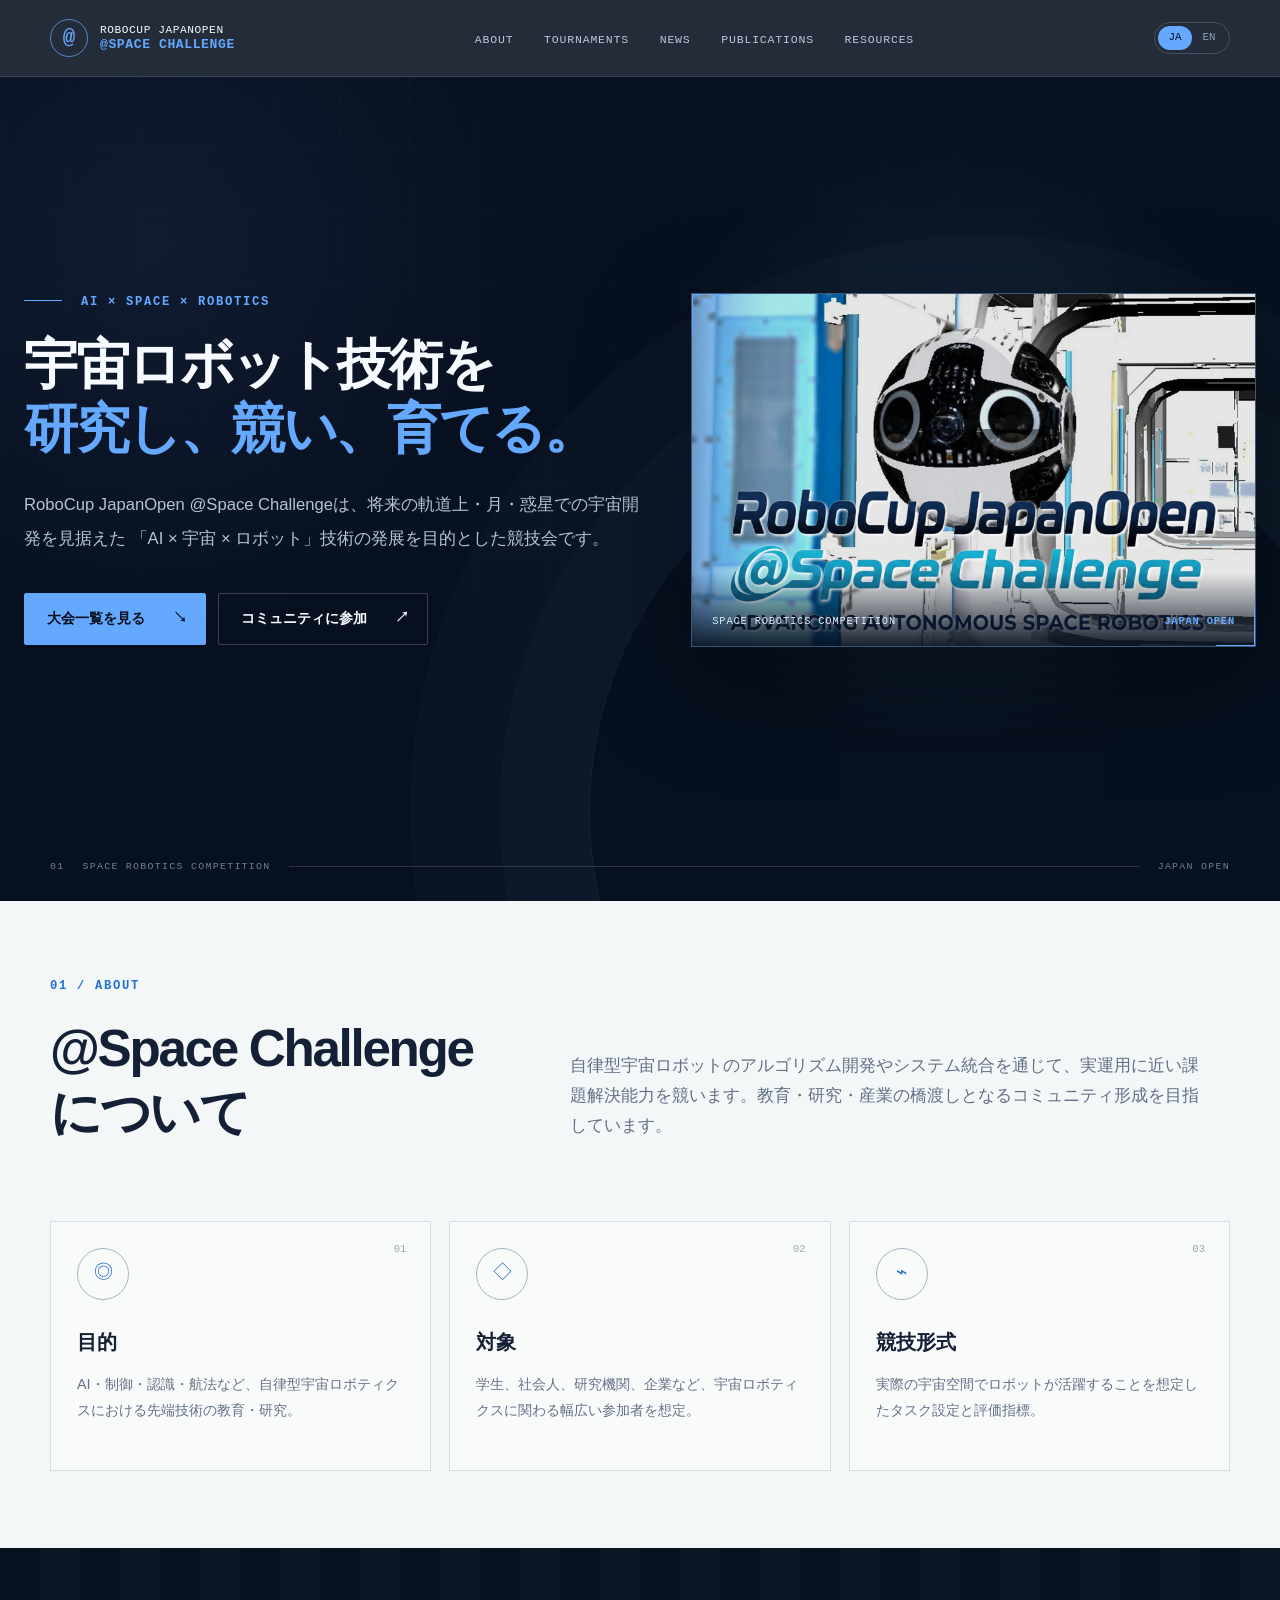
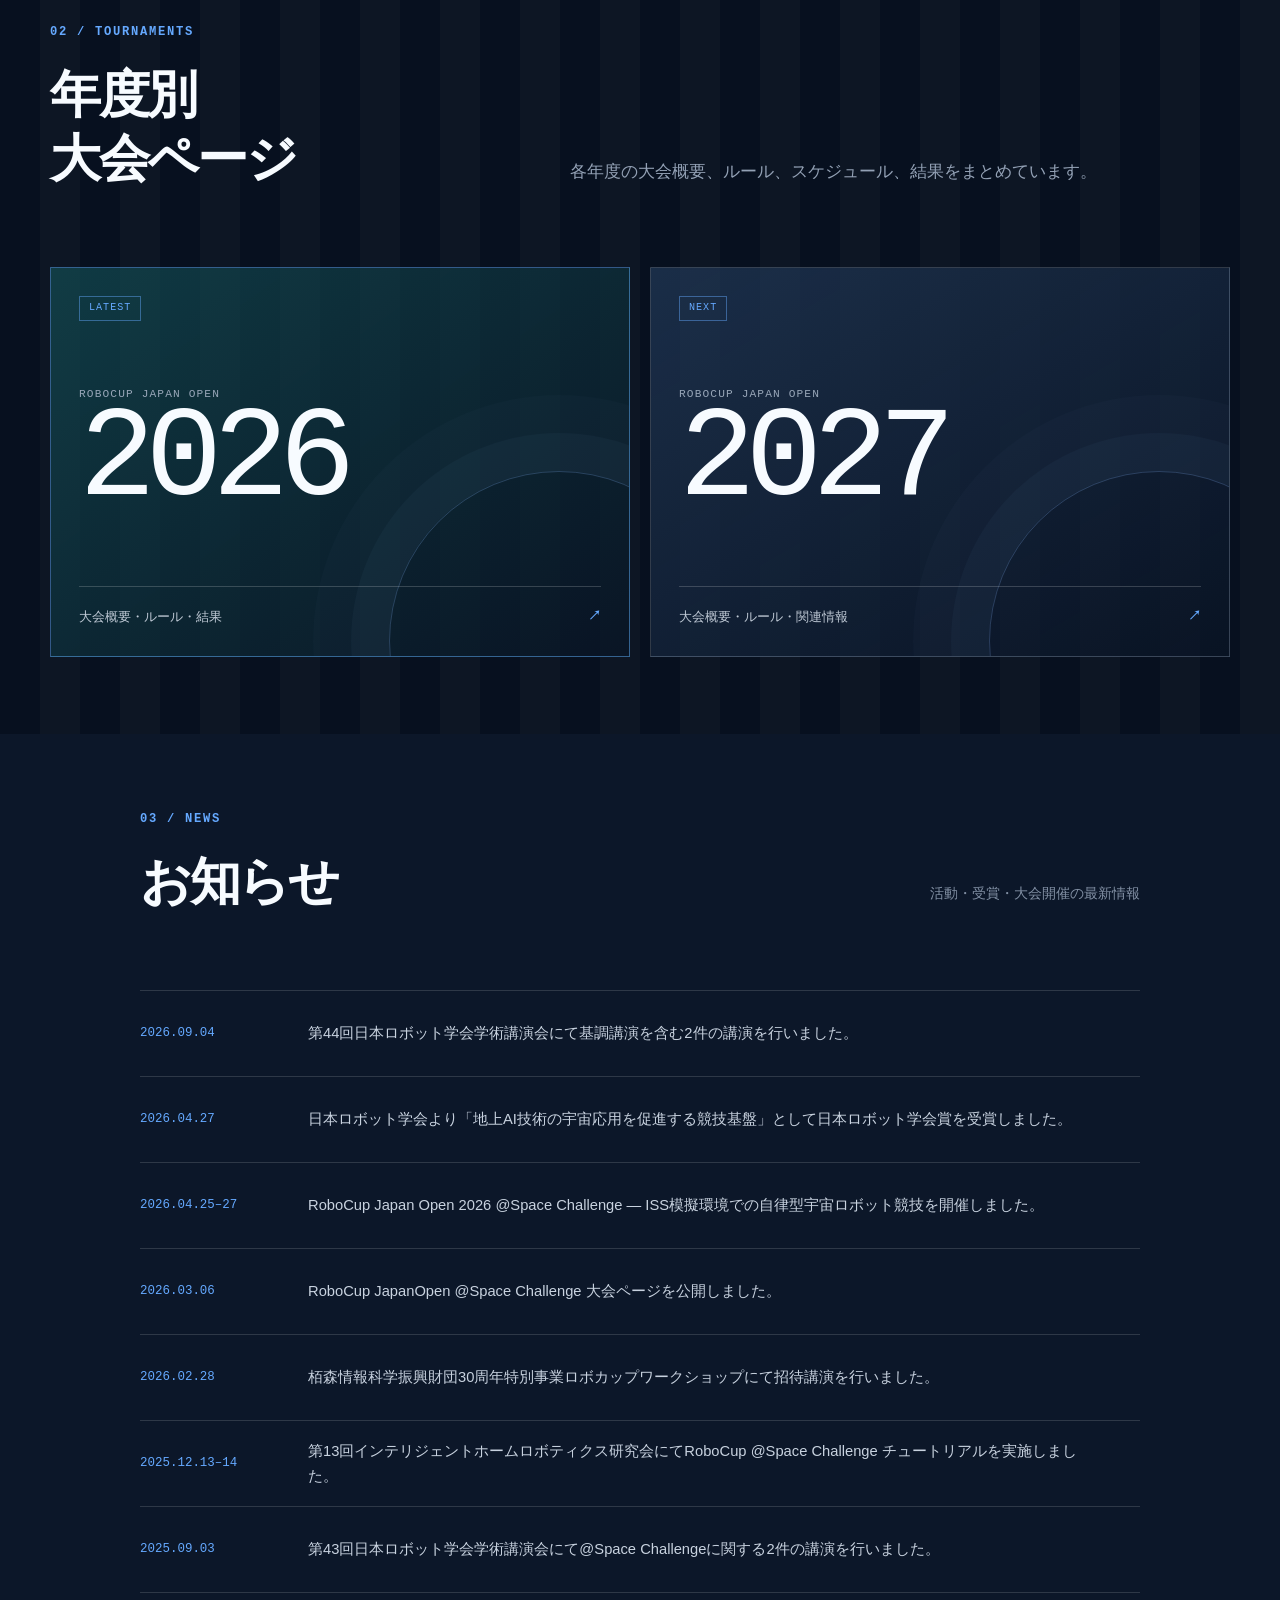
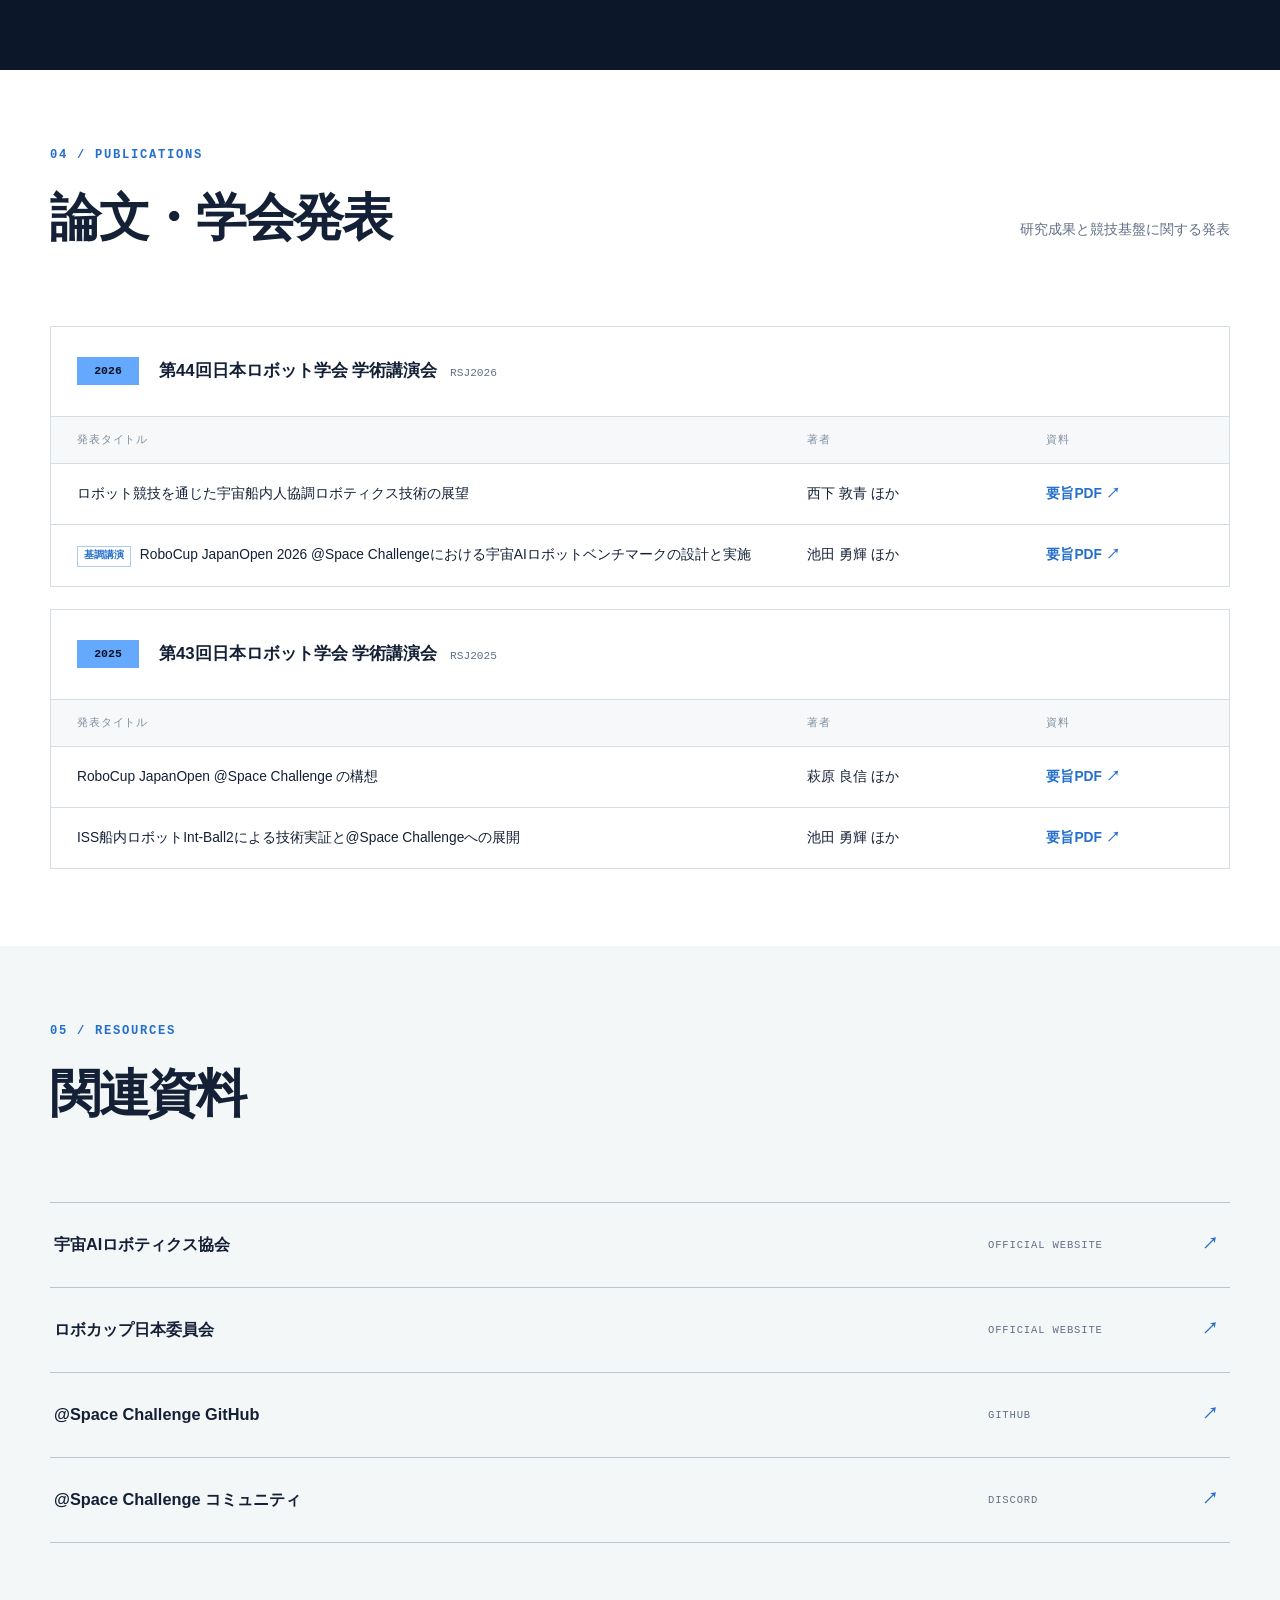
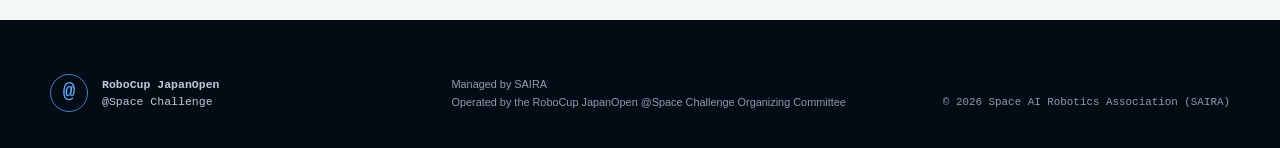
<file: index.html>
<!doctype html>
<html lang="ja">
  <head>
    <meta charset="UTF-8" />
    <meta name="viewport" content="width=device-width, initial-scale=1.0" />
    <title>RoboCup JapanOpen @Space Challenge</title>
    <meta
      name="description"
      content="RoboCup JapanOpen @Space Challengeの公式サイト。宇宙AIロボティクス競技会の概要、大会情報、研究発表、関連資料を掲載しています。"
    />
    <meta name="theme-color" content="#07101f" />
    <link
      rel="icon"
      type="image/svg+xml"
      href="data:image/svg+xml,%3Csvg xmlns='http://www.w3.org/2000/svg' viewBox='0 0 64 64'%3E%3Crect width='64' height='64' rx='16' fill='%2307101f'/%3E%3Ccircle cx='32' cy='32' r='17' fill='none' stroke='%2365a9ff' stroke-width='4'/%3E%3Cpath d='M12 38c12-8 28-11 42-6' fill='none' stroke='%239bc7ff' stroke-width='4' stroke-linecap='round'/%3E%3Ccircle cx='50' cy='31' r='4' fill='%23fff'/%3E%3C/svg%3E"
    />
    <link rel="stylesheet" href="styles.css" />
  </head>
  <body>
    <a class="skip-link" href="#main-content">本文へ移動</a>

    <header class="site-header">
      <div class="container header-inner">
        <a class="brand" href="#top" aria-label="RoboCup JapanOpen @Space Challenge ホーム">
          <span class="brand-mark" aria-hidden="true">@</span>
          <span class="brand-copy">
            <span>RoboCup JapanOpen</span>
            <strong>@Space Challenge</strong>
          </span>
        </a>

        <nav class="main-nav" aria-label="メインナビゲーション">
          <ul class="nav-list">
            <li><a href="#about">About</a></li>
            <li><a href="#tournaments">Tournaments</a></li>
            <li><a href="#news">News</a></li>
            <li><a href="#publications">Publications</a></li>
            <li><a href="#resources">Resources</a></li>
          </ul>
        </nav>

        <div class="lang-switch" aria-label="言語選択">
          <a class="lang-button active" href="index.html" aria-current="page">JA</a>
          <a class="lang-button" href="en/index.html" hreflang="en">EN</a>
        </div>
      </div>
    </header>

    <main id="main-content">
      <section class="hero" id="top">
        <div class="hero-grid-overlay" aria-hidden="true"></div>
        <div class="container hero-layout">
          <div class="hero-copy">
            <p class="eyebrow"><span></span> AI × SPACE × ROBOTICS</p>
            <h1>宇宙ロボット技術を<br /><em>研究し、競い、育てる。</em></h1>
            <p class="hero-lead">
              RoboCup JapanOpen @Space Challengeは、将来の軌道上・月・惑星での宇宙開発を見据えた
              「AI × 宇宙 × ロボット」技術の発展を目的とした競技会です。
            </p>
            <div class="button-group">
              <a class="button primary" href="#tournaments">大会一覧を見る <span aria-hidden="true">↘</span></a>
              <a class="button secondary" href="https://discord.gg/nCs4AzANwt" target="_blank" rel="noopener noreferrer">
                コミュニティに参加 <span aria-hidden="true">↗</span>
              </a>
            </div>
          </div>

          <figure class="hero-visual">
            <img src="img/robocup_space.jpg" alt="Int-Ball2を背景にしたRoboCup JapanOpen @Space Challengeのメインビジュアル" />
            <figcaption>
              <span>SPACE ROBOTICS COMPETITION</span>
              <strong>JAPAN OPEN</strong>
            </figcaption>
          </figure>
        </div>
        <div class="container hero-footnote" aria-hidden="true">
          <span>01</span><span>SPACE ROBOTICS COMPETITION</span><i></i><span>JAPAN OPEN</span>
        </div>
      </section>

      <!-- ABOUT -->
      <section class="section about-section">
        <div class="container">
          <div id="about" class="section-heading split-heading">
            <div>
              <p class="section-index">01 / ABOUT</p>
              <h2>@Space Challenge<br />について</h2>
            </div>
            <p>
              自律型宇宙ロボットのアルゴリズム開発やシステム統合を通じて、実運用に近い課題解決能力を競います。教育・研究・産業の橋渡しとなるコミュニティ形成を目指しています。
            </p>
          </div>

          <div class="grid three-cols feature-grid">
            <article class="feature-card">
              <span class="card-number">01</span>
              <div class="feature-icon" aria-hidden="true">◎</div>
              <h3>目的</h3>
              <p>AI・制御・認識・航法など、自律型宇宙ロボティクスにおける先端技術の教育・研究。</p>
            </article>
            <article class="feature-card">
              <span class="card-number">02</span>
              <div class="feature-icon" aria-hidden="true">◇</div>
              <h3>対象</h3>
              <p>学生、社会人、研究機関、企業など、宇宙ロボティクスに関わる幅広い参加者を想定。</p>
            </article>
            <article class="feature-card">
              <span class="card-number">03</span>
              <div class="feature-icon" aria-hidden="true">⌁</div>
              <h3>競技形式</h3>
              <p>実際の宇宙空間でロボットが活躍することを想定したタスク設定と評価指標。</p>
            </article>
          </div>
        </div>
      </section>

      <!-- TOURNAMENTS -->
      <section class="section tournament-section">
        <div class="container">
          <div id="tournaments" class="section-heading split-heading tournament-heading">
            <div>
              <p class="section-index">02 / TOURNAMENTS</p>
              <h2>年度別<br />大会ページ</h2>
            </div>
            <p>各年度の大会概要、ルール、スケジュール、結果をまとめています。</p>
          </div>

          <div class="grid two-cols tournament-grid">
            <a class="tournament-card featured" href="years/2026.html">
              <span class="tournament-status">LATEST</span>
              <div>
                <p>ROBOCUP JAPAN OPEN</p>
                <h3>2026</h3>
              </div>
              <footer><span>大会概要・ルール・結果</span><strong aria-hidden="true">↗</strong></footer>
            </a>
            <a class="tournament-card" href="years/2027.html">
              <span class="tournament-status">NEXT</span>
              <div>
                <p>ROBOCUP JAPAN OPEN</p>
                <h3>2027</h3>
              </div>
              <footer><span>大会概要・ルール・関連情報</span><strong aria-hidden="true">↗</strong></footer>
            </a>
          </div>
        </div>
      </section>

      <!-- NEWS -->
      <section class="section dark-section">
        <div class="container narrow-container">
          <div id="news" class="section-heading row-heading">
            <div>
              <p class="section-index">03 / NEWS</p>
              <h2>お知らせ</h2>
            </div>
            <p class="heading-note">活動・受賞・大会開催の最新情報</p>
          </div>

          <ol class="timeline">
            <li>
              <time datetime="2026-09-04">2026.09.04</time>
              <p>第44回日本ロボット学会学術講演会にて基調講演を含む2件の講演を行いました。</p>
            </li>
            <li>
              <time datetime="2026-04-27">2026.04.27</time>
              <p>日本ロボット学会より「地上AI技術の宇宙応用を促進する競技基盤」として日本ロボット学会賞を受賞しました。</p>
            </li>
            <li>
              <time datetime="2026-04-25">2026.04.25–27</time>
              <p>RoboCup Japan Open 2026 @Space Challenge — ISS模擬環境での自律型宇宙ロボット競技を開催しました。</p>
            </li>
            <li>
              <time datetime="2026-03-06">2026.03.06</time>
              <p>RoboCup JapanOpen @Space Challenge 大会ページを公開しました。</p>
            </li>
            <li>
              <time datetime="2026-02-28">2026.02.28</time>
              <p>栢森情報科学振興財団30周年特別事業ロボカップワークショップにて招待講演を行いました。</p>
            </li>
            <li>
              <time datetime="2025-12-13">2025.12.13–14</time>
              <p>第13回インテリジェントホームロボティクス研究会にてRoboCup @Space Challenge チュートリアルを実施しました。</p>
            </li>
            <li>
              <time datetime="2025-09-03">2025.09.03</time>
              <p>第43回日本ロボット学会学術講演会にて@Space Challengeに関する2件の講演を行いました。</p>
            </li>
          </ol>
        </div>
      </section>

      <!-- PUBLICATIONS -->
      <section class="section publication-section">
        <div class="container">
          <div id="publications" class="section-heading row-heading">
            <div>
              <p class="section-index">04 / PUBLICATIONS</p>
              <h2>論文・学会発表</h2>
            </div>
            <p class="heading-note">研究成果と競技基盤に関する発表</p>
          </div>

          <div class="publication-list">
            <article class="publication-card">
              <header>
                <span class="year-badge">2026</span>
                <h3>第44回日本ロボット学会 学術講演会 <small>RSJ2026</small></h3>
              </header>
              <div class="table-wrap">
                <table>
                  <thead>
                    <tr><th>発表タイトル</th><th>著者</th><th>資料</th></tr>
                  </thead>
                  <tbody>
                    <tr>
                      <td>ロボット競技を通じた宇宙船内人協調ロボティクス技術の展望</td>
                      <td>西下 敦青 ほか</td>
                      <td><a href="docs/2026/2K1-04.pdf">要旨PDF <span aria-hidden="true">↗</span></a></td>
                    </tr>
                    <tr>
                      <td><span class="keynote">基調講演</span> RoboCup JapanOpen 2026 @Space Challengeにおける宇宙AIロボットベンチマークの設計と実施</td>
                      <td>池田 勇輝 ほか</td>
                      <td><a href="docs/2026/1H2-01.pdf">要旨PDF <span aria-hidden="true">↗</span></a></td>
                    </tr>
                  </tbody>
                </table>
              </div>
            </article>

            <article class="publication-card">
              <header>
                <span class="year-badge">2025</span>
                <h3>第43回日本ロボット学会 学術講演会 <small>RSJ2025</small></h3>
              </header>
              <div class="table-wrap">
                <table>
                  <thead>
                    <tr><th>発表タイトル</th><th>著者</th><th>資料</th></tr>
                  </thead>
                  <tbody>
                    <tr>
                      <td>RoboCup JapanOpen @Space Challenge の構想</td>
                      <td>萩原 良信 ほか</td>
                      <td><a href="docs/2025/1I1-03.pdf">要旨PDF <span aria-hidden="true">↗</span></a></td>
                    </tr>
                    <tr>
                      <td>ISS船内ロボットInt-Ball2による技術実証と@Space Challengeへの展開</td>
                      <td>池田 勇輝 ほか</td>
                      <td><a href="docs/2025/1I1-04.pdf">要旨PDF <span aria-hidden="true">↗</span></a></td>
                    </tr>
                  </tbody>
                </table>
              </div>
            </article>
          </div>
        </div>
      </section>

      <!-- RESOURCES -->
      <section class="section resource-section">
        <div class="container">
          <div id="resources" class="section-heading row-heading">
            <div>
              <p class="section-index">05 / RESOURCES</p>
              <h2>関連資料</h2>
            </div>
          </div>
          <ul class="resource-list">
            <li><a href="https://www.saira.or.jp/index.html" target="_blank" rel="noopener noreferrer"><span>宇宙AIロボティクス協会</span><small>OFFICIAL WEBSITE</small><b aria-hidden="true">↗</b></a></li>
            <li><a href="https://www.robocup.or.jp/" target="_blank" rel="noopener noreferrer"><span>ロボカップ日本委員会</span><small>OFFICIAL WEBSITE</small><b aria-hidden="true">↗</b></a></li>
            <li><a href="https://github.com/RoboCupAtSpaceJP" target="_blank" rel="noopener noreferrer"><span>@Space Challenge GitHub</span><small>GITHUB</small><b aria-hidden="true">↗</b></a></li>
            <li><a href="https://discord.gg/nCs4AzANwt" target="_blank" rel="noopener noreferrer"><span>@Space Challenge コミュニティ</span><small>DISCORD</small><b aria-hidden="true">↗</b></a></li>
          </ul>
        </div>
      </section>
    </main>

    <footer class="site-footer">
      <div class="container footer-grid">
        <div class="footer-brand">
          <span class="brand-mark" aria-hidden="true">@</span>
          <p><strong>RoboCup JapanOpen</strong><br />@Space Challenge</p>
        </div>
        <p class="footer-operator">Managed by SAIRA<br />Operated by the RoboCup JapanOpen @Space Challenge Organizing Committee</p>
        <p class="copyright">© 2026 Space AI Robotics Association (SAIRA)</p>
      </div>
    </footer>
  </body>
</html>
</file>
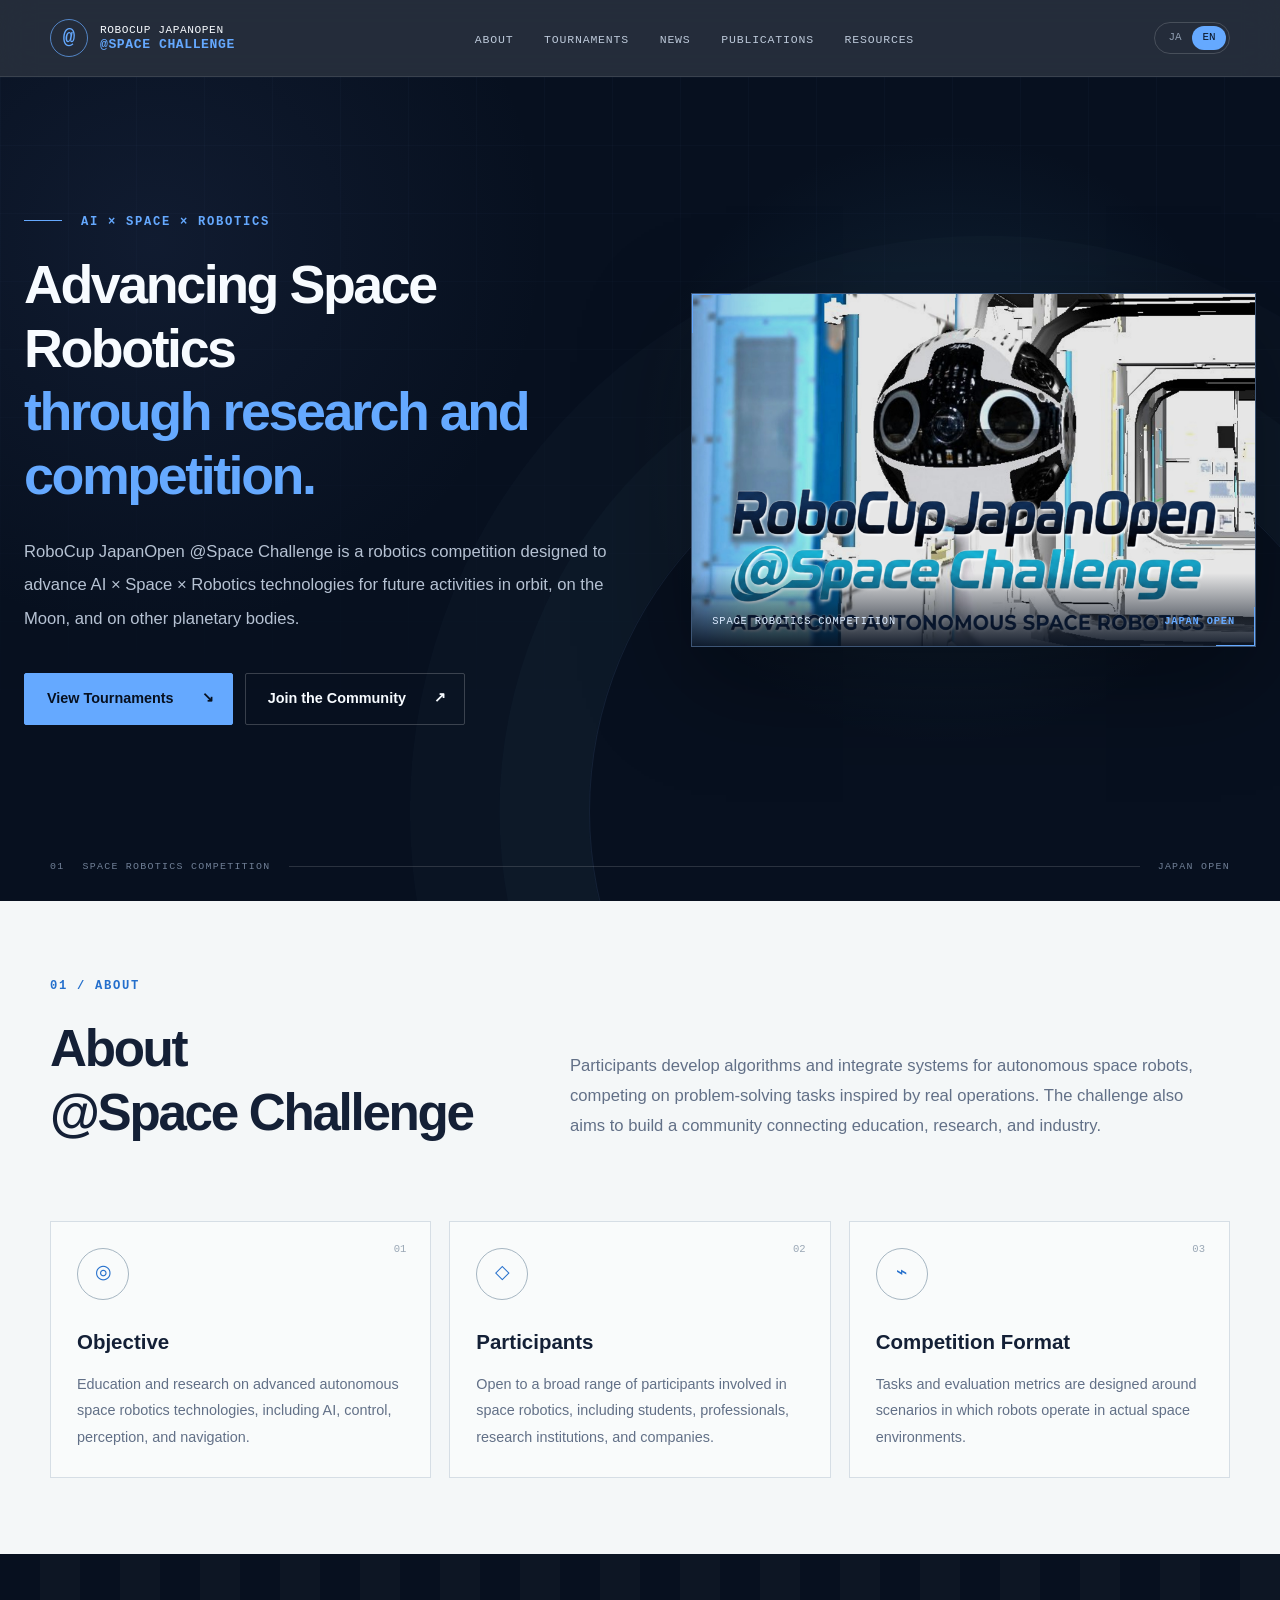
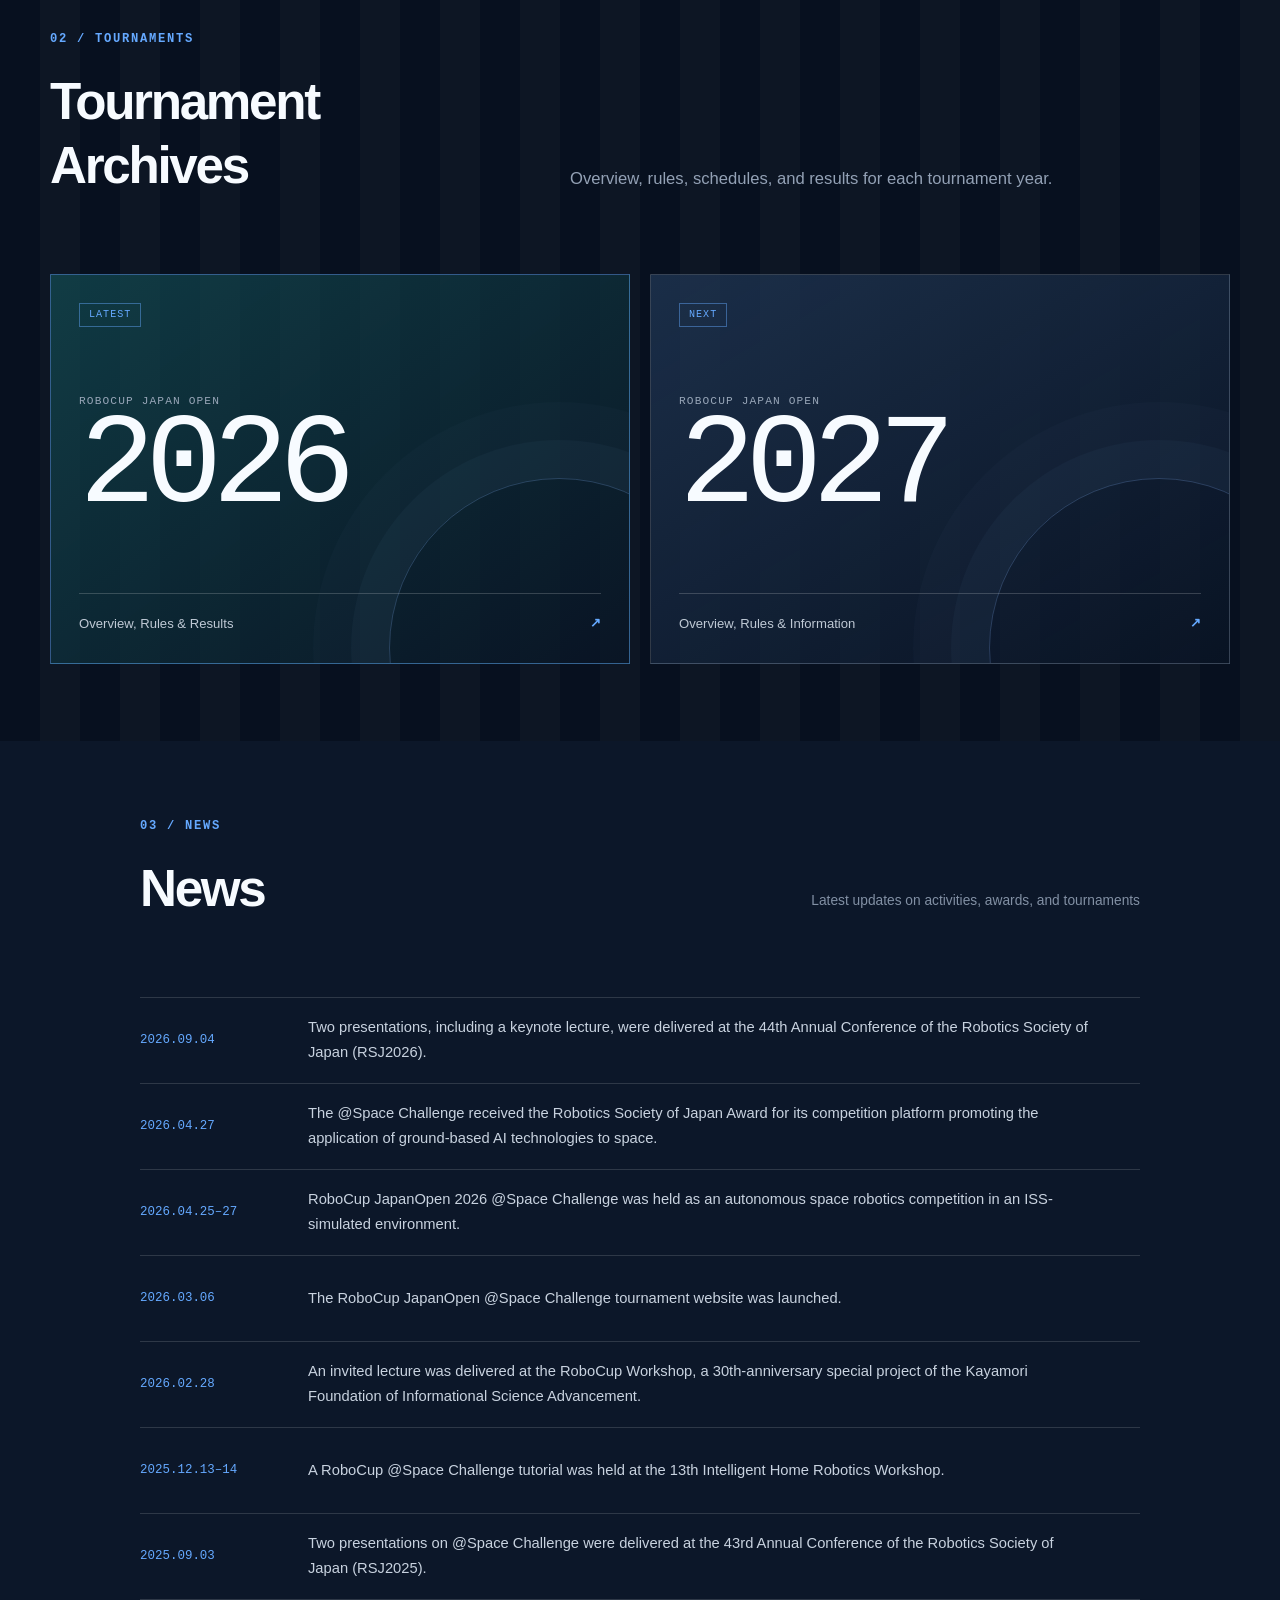
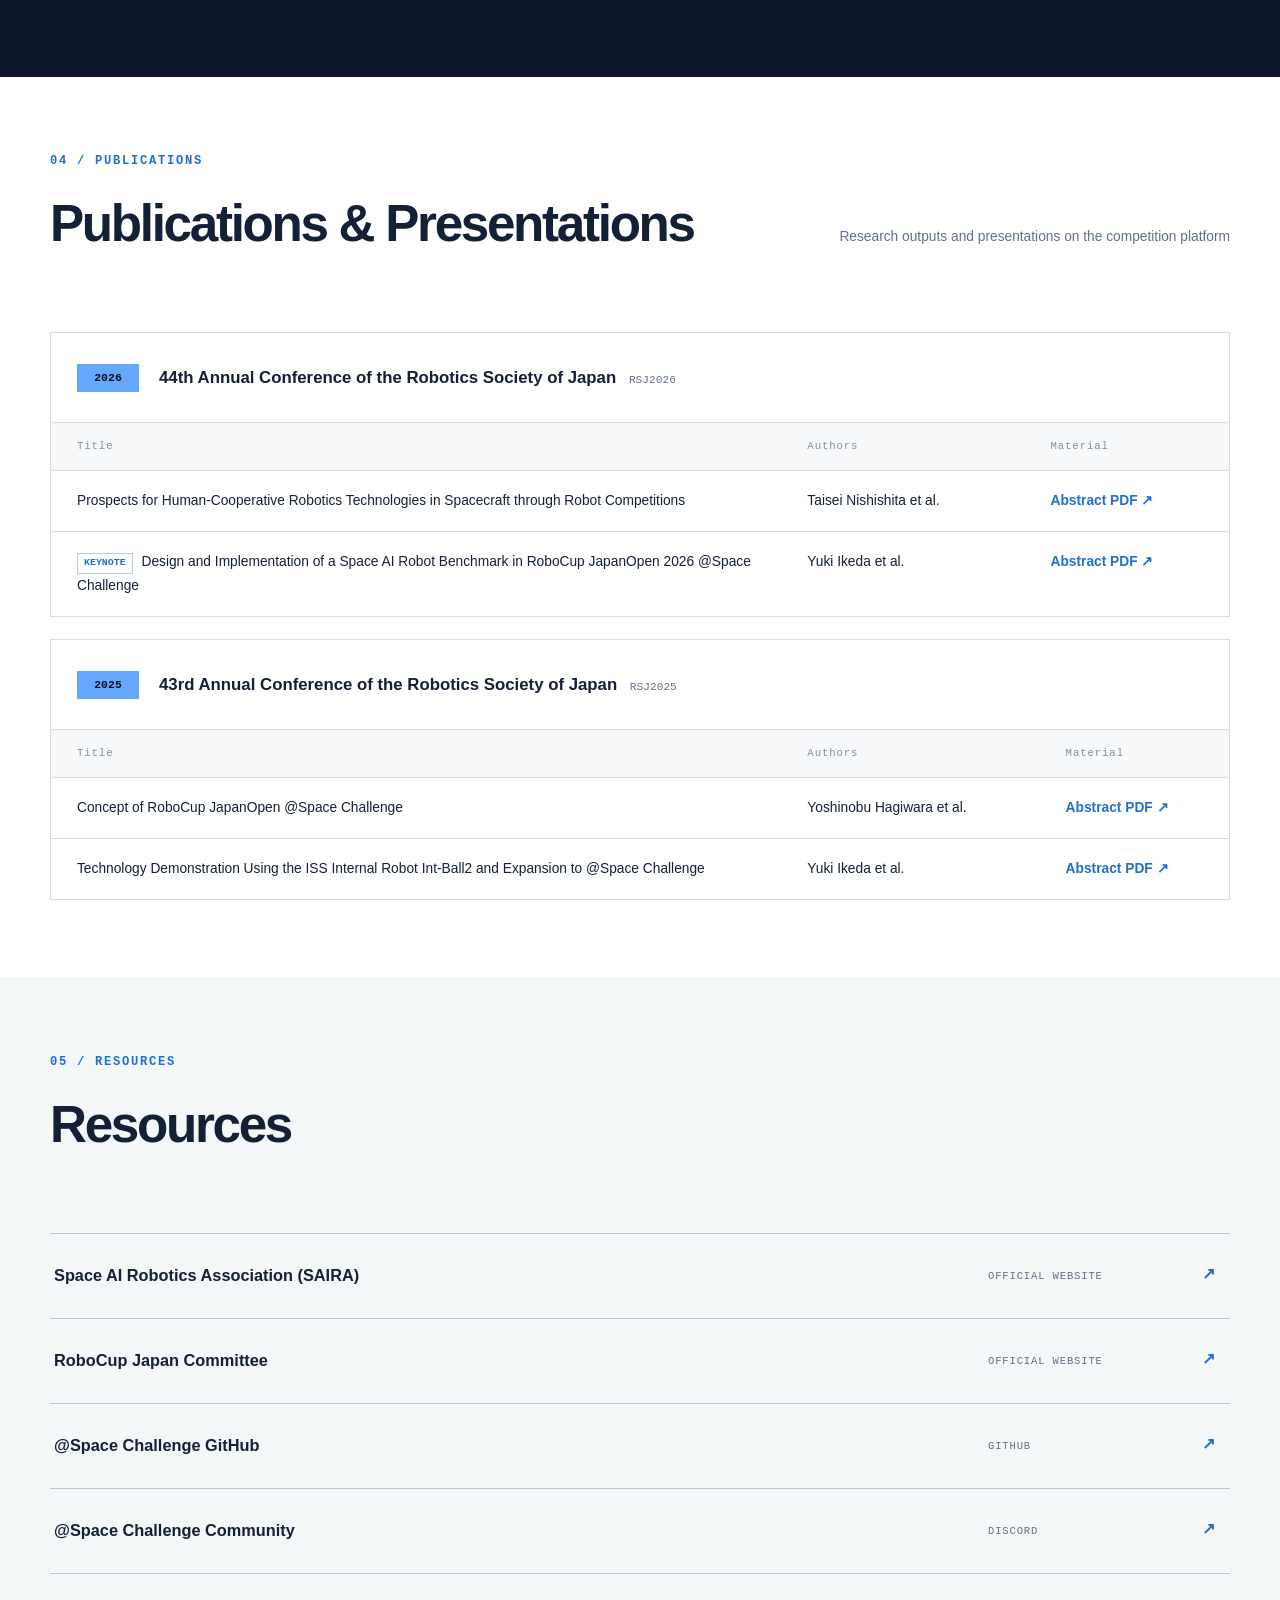
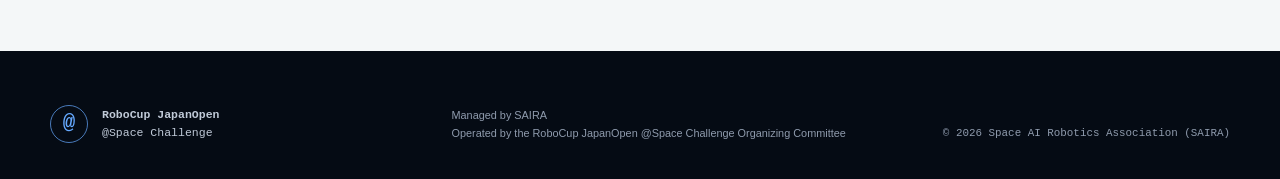
<file: en/index.html>
<!doctype html>
<html lang="en">
  <head>
    <meta charset="UTF-8" />
    <meta name="viewport" content="width=device-width, initial-scale=1.0" />
    <title>RoboCup JapanOpen @Space Challenge</title>
    <meta
      name="description"
      content="Official website of RoboCup JapanOpen @Space Challenge, featuring the competition overview, tournament information, research presentations, and related resources."
    />
    <meta name="theme-color" content="#07101f" />
    <link
      rel="icon"
      type="image/svg+xml"
      href="data:image/svg+xml,%3Csvg xmlns='http://www.w3.org/2000/svg' viewBox='0 0 64 64'%3E%3Crect width='64' height='64' rx='16' fill='%2307101f'/%3E%3Ccircle cx='32' cy='32' r='17' fill='none' stroke='%2365a9ff' stroke-width='4'/%3E%3Cpath d='M12 38c12-8 28-11 42-6' fill='none' stroke='%239bc7ff' stroke-width='4' stroke-linecap='round'/%3E%3Ccircle cx='50' cy='31' r='4' fill='%23fff'/%3E%3C/svg%3E"
    />
    <link rel="stylesheet" href="../styles.css" />
  </head>
  <body>
    <a class="skip-link" href="#main-content">Skip to main content</a>

    <header class="site-header">
      <div class="container header-inner">
        <a class="brand" href="#top" aria-label="RoboCup JapanOpen @Space Challenge home">
          <span class="brand-mark" aria-hidden="true">@</span>
          <span class="brand-copy">
            <span>RoboCup JapanOpen</span>
            <strong>@Space Challenge</strong>
          </span>
        </a>

        <nav class="main-nav" aria-label="Main navigation">
          <ul class="nav-list">
            <li><a href="#about">About</a></li>
            <li><a href="#tournaments">Tournaments</a></li>
            <li><a href="#news">News</a></li>
            <li><a href="#publications">Publications</a></li>
            <li><a href="#resources">Resources</a></li>
          </ul>
        </nav>

        <div class="lang-switch" aria-label="Language selection">
          <a class="lang-button" href="../index.html" hreflang="ja">JA</a>
          <a class="lang-button active" href="index.html" aria-current="page">EN</a>
        </div>
      </div>
    </header>

    <main id="main-content">
      <section class="hero" id="top">
        <div class="hero-grid-overlay" aria-hidden="true"></div>
        <div class="container hero-layout">
          <div class="hero-copy">
            <p class="eyebrow"><span></span> AI × SPACE × ROBOTICS</p>
            <h1>Advancing Space Robotics<br /><em>through research and competition.</em></h1>
            <p class="hero-lead">
              RoboCup JapanOpen @Space Challenge is a robotics competition designed to advance
              AI × Space × Robotics technologies for future activities in orbit, on the Moon, and on other planetary bodies.
            </p>
            <div class="button-group">
              <a class="button primary" href="#tournaments">View Tournaments <span aria-hidden="true">↘</span></a>
              <a class="button secondary" href="https://discord.gg/nCs4AzANwt" target="_blank" rel="noopener noreferrer">
                Join the Community <span aria-hidden="true">↗</span>
              </a>
            </div>
          </div>

          <figure class="hero-visual">
            <img src="../img/robocup_space.jpg" alt="RoboCup JapanOpen @Space Challenge main visual featuring Int-Ball2" />
            <figcaption>
              <span>SPACE ROBOTICS COMPETITION</span>
              <strong>JAPAN OPEN</strong>
            </figcaption>
          </figure>
        </div>
        <div class="container hero-footnote" aria-hidden="true">
          <span>01</span><span>SPACE ROBOTICS COMPETITION</span><i></i><span>JAPAN OPEN</span>
        </div>
      </section>

      <!-- ABOUT -->
      <section class="section about-section">
        <div class="container">
          <div id="about" class="section-heading split-heading">
            <div>
              <p class="section-index">01 / ABOUT</p>
              <h2>About<br />@Space Challenge</h2>
            </div>
            <p>
              Participants develop algorithms and integrate systems for autonomous space robots, competing on problem-solving tasks inspired by real operations. The challenge also aims to build a community connecting education, research, and industry.
            </p>
          </div>

          <div class="grid three-cols feature-grid">
            <article class="feature-card">
              <span class="card-number">01</span>
              <div class="feature-icon" aria-hidden="true">◎</div>
              <h3>Objective</h3>
              <p>Education and research on advanced autonomous space robotics technologies, including AI, control, perception, and navigation.</p>
            </article>
            <article class="feature-card">
              <span class="card-number">02</span>
              <div class="feature-icon" aria-hidden="true">◇</div>
              <h3>Participants</h3>
              <p>Open to a broad range of participants involved in space robotics, including students, professionals, research institutions, and companies.</p>
            </article>
            <article class="feature-card">
              <span class="card-number">03</span>
              <div class="feature-icon" aria-hidden="true">⌁</div>
              <h3>Competition Format</h3>
              <p>Tasks and evaluation metrics are designed around scenarios in which robots operate in actual space environments.</p>
            </article>
          </div>
        </div>
      </section>

      <!-- TOURNAMENTS -->
      <section class="section tournament-section">
        <div class="container">
          <div id="tournaments" class="section-heading split-heading tournament-heading">
            <div>
              <p class="section-index">02 / TOURNAMENTS</p>
              <h2>Tournament<br />Archives</h2>
            </div>
            <p>Overview, rules, schedules, and results for each tournament year.</p>
          </div>

          <div class="grid two-cols tournament-grid">
            <a class="tournament-card featured" href="years/2026.html">
              <span class="tournament-status">LATEST</span>
              <div>
                <p>ROBOCUP JAPAN OPEN</p>
                <h3>2026</h3>
              </div>
              <footer><span>Overview, Rules & Results</span><strong aria-hidden="true">↗</strong></footer>
            </a>
            <a class="tournament-card" href="years/2027.html">
              <span class="tournament-status">NEXT</span>
              <div>
                <p>ROBOCUP JAPAN OPEN</p>
                <h3>2027</h3>
              </div>
              <footer><span>Overview, Rules & Information</span><strong aria-hidden="true">↗</strong></footer>
            </a>
          </div>
        </div>
      </section>

      <!-- NEWS -->
      <section class="section dark-section">
        <div class="container narrow-container">
          <div id="news" class="section-heading row-heading">
            <div>
              <p class="section-index">03 / NEWS</p>
              <h2>News</h2>
            </div>
            <p class="heading-note">Latest updates on activities, awards, and tournaments</p>
          </div>

          <ol class="timeline">
            <li>
              <time datetime="2026-09-04">2026.09.04</time>
              <p>Two presentations, including a keynote lecture, were delivered at the 44th Annual Conference of the Robotics Society of Japan (RSJ2026).</p>
            </li>
            <li>
              <time datetime="2026-04-27">2026.04.27</time>
              <p>The @Space Challenge received the Robotics Society of Japan Award for its competition platform promoting the application of ground-based AI technologies to space.</p>
            </li>
            <li>
              <time datetime="2026-04-25">2026.04.25–27</time>
              <p>RoboCup JapanOpen 2026 @Space Challenge was held as an autonomous space robotics competition in an ISS-simulated environment.</p>
            </li>
            <li>
              <time datetime="2026-03-06">2026.03.06</time>
              <p>The RoboCup JapanOpen @Space Challenge tournament website was launched.</p>
            </li>
            <li>
              <time datetime="2026-02-28">2026.02.28</time>
              <p>An invited lecture was delivered at the RoboCup Workshop, a 30th-anniversary special project of the Kayamori Foundation of Informational Science Advancement.</p>
            </li>
            <li>
              <time datetime="2025-12-13">2025.12.13–14</time>
              <p>A RoboCup @Space Challenge tutorial was held at the 13th Intelligent Home Robotics Workshop.</p>
            </li>
            <li>
              <time datetime="2025-09-03">2025.09.03</time>
              <p>Two presentations on @Space Challenge were delivered at the 43rd Annual Conference of the Robotics Society of Japan (RSJ2025).</p>
            </li>
          </ol>
        </div>
      </section>

      <!-- PUBLICATIONS -->
      <section class="section publication-section">
        <div class="container">
          <div id="publications" class="section-heading row-heading">
            <div>
              <p class="section-index">04 / PUBLICATIONS</p>
              <h2>Publications & Presentations</h2>
            </div>
            <p class="heading-note">Research outputs and presentations on the competition platform</p>
          </div>

          <div class="publication-list">
            <article class="publication-card">
              <header>
                <span class="year-badge">2026</span>
                <h3>44th Annual Conference of the Robotics Society of Japan <small>RSJ2026</small></h3>
              </header>
              <div class="table-wrap">
                <table>
                  <thead>
                    <tr><th>Title</th><th>Authors</th><th>Material</th></tr>
                  </thead>
                  <tbody>
                    <tr>
                      <td>Prospects for Human-Cooperative Robotics Technologies in Spacecraft through Robot Competitions</td>
                      <td>Taisei Nishishita et al.</td>
                      <td><a href="../docs/2026/2K1-04.pdf">Abstract PDF <span aria-hidden="true">↗</span></a></td>
                    </tr>
                    <tr>
                      <td><span class="keynote">KEYNOTE</span> Design and Implementation of a Space AI Robot Benchmark in RoboCup JapanOpen 2026 @Space Challenge</td>
                      <td>Yuki Ikeda et al.</td>
                      <td><a href="../docs/2026/1H2-01.pdf">Abstract PDF <span aria-hidden="true">↗</span></a></td>
                    </tr>
                  </tbody>
                </table>
              </div>
            </article>

            <article class="publication-card">
              <header>
                <span class="year-badge">2025</span>
                <h3>43rd Annual Conference of the Robotics Society of Japan <small>RSJ2025</small></h3>
              </header>
              <div class="table-wrap">
                <table>
                  <thead>
                    <tr><th>Title</th><th>Authors</th><th>Material</th></tr>
                  </thead>
                  <tbody>
                    <tr>
                      <td>Concept of RoboCup JapanOpen @Space Challenge</td>
                      <td>Yoshinobu Hagiwara et al.</td>
                      <td><a href="../docs/2025/1I1-03.pdf">Abstract PDF <span aria-hidden="true">↗</span></a></td>
                    </tr>
                    <tr>
                      <td>Technology Demonstration Using the ISS Internal Robot Int-Ball2 and Expansion to @Space Challenge</td>
                      <td>Yuki Ikeda et al.</td>
                      <td><a href="../docs/2025/1I1-04.pdf">Abstract PDF <span aria-hidden="true">↗</span></a></td>
                    </tr>
                  </tbody>
                </table>
              </div>
            </article>
          </div>
        </div>
      </section>

      <!-- RESOURCES -->
      <section class="section resource-section">
        <div class="container">
          <div id="resources" class="section-heading row-heading">
            <div>
              <p class="section-index">05 / RESOURCES</p>
              <h2>Resources</h2>
            </div>
          </div>
          <ul class="resource-list">
            <li><a href="https://www.saira.or.jp/index.html" target="_blank" rel="noopener noreferrer"><span>Space AI Robotics Association (SAIRA)</span><small>OFFICIAL WEBSITE</small><b aria-hidden="true">↗</b></a></li>
            <li><a href="https://www.robocup.or.jp/" target="_blank" rel="noopener noreferrer"><span>RoboCup Japan Committee</span><small>OFFICIAL WEBSITE</small><b aria-hidden="true">↗</b></a></li>
            <li><a href="https://github.com/RoboCupAtSpaceJP" target="_blank" rel="noopener noreferrer"><span>@Space Challenge GitHub</span><small>GITHUB</small><b aria-hidden="true">↗</b></a></li>
            <li><a href="https://discord.gg/nCs4AzANwt" target="_blank" rel="noopener noreferrer"><span>@Space Challenge Community</span><small>DISCORD</small><b aria-hidden="true">↗</b></a></li>
          </ul>
        </div>
      </section>
    </main>

    <footer class="site-footer">
      <div class="container footer-grid">
        <div class="footer-brand">
          <span class="brand-mark" aria-hidden="true">@</span>
          <p><strong>RoboCup JapanOpen</strong><br />@Space Challenge</p>
        </div>
        <p class="footer-operator">Managed by SAIRA<br />Operated by the RoboCup JapanOpen @Space Challenge Organizing Committee</p>
        <p class="copyright">© 2026 Space AI Robotics Association (SAIRA)</p>
      </div>
    </footer>
  </body>
</html>
</file>
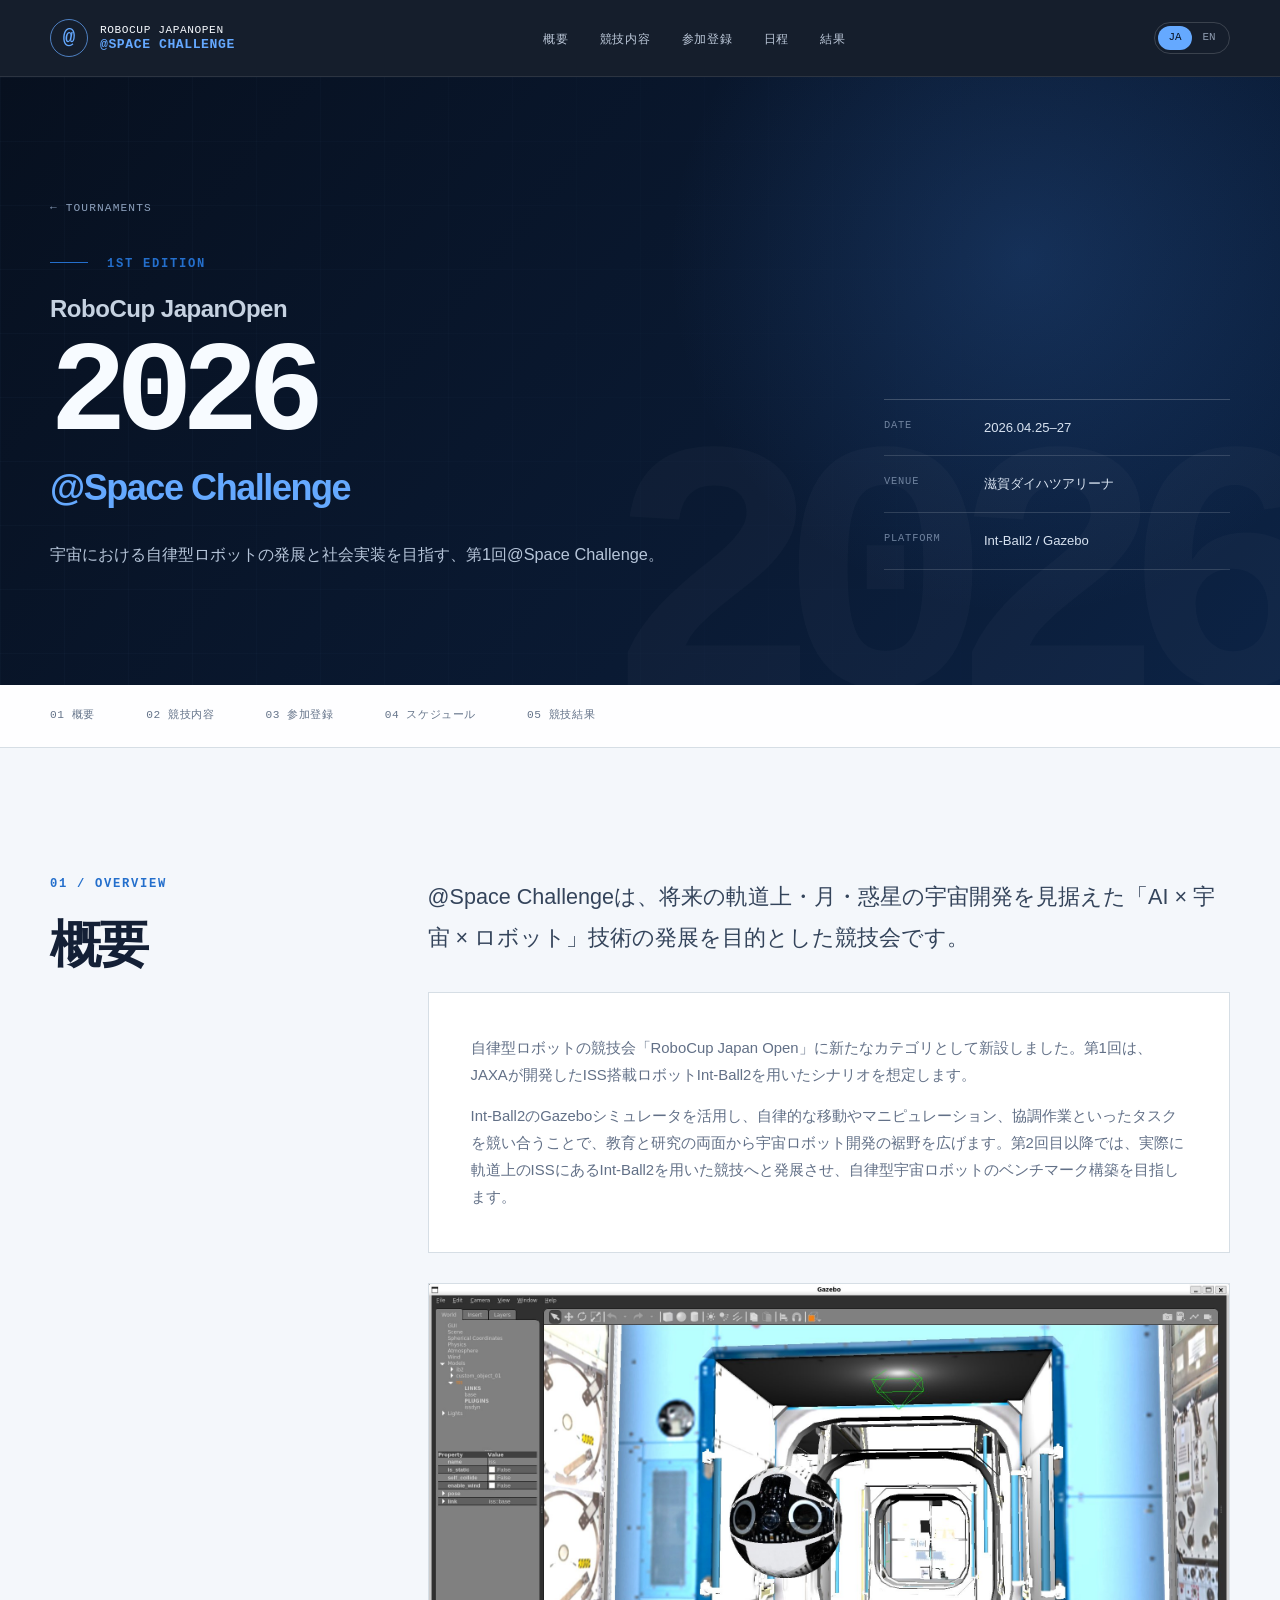
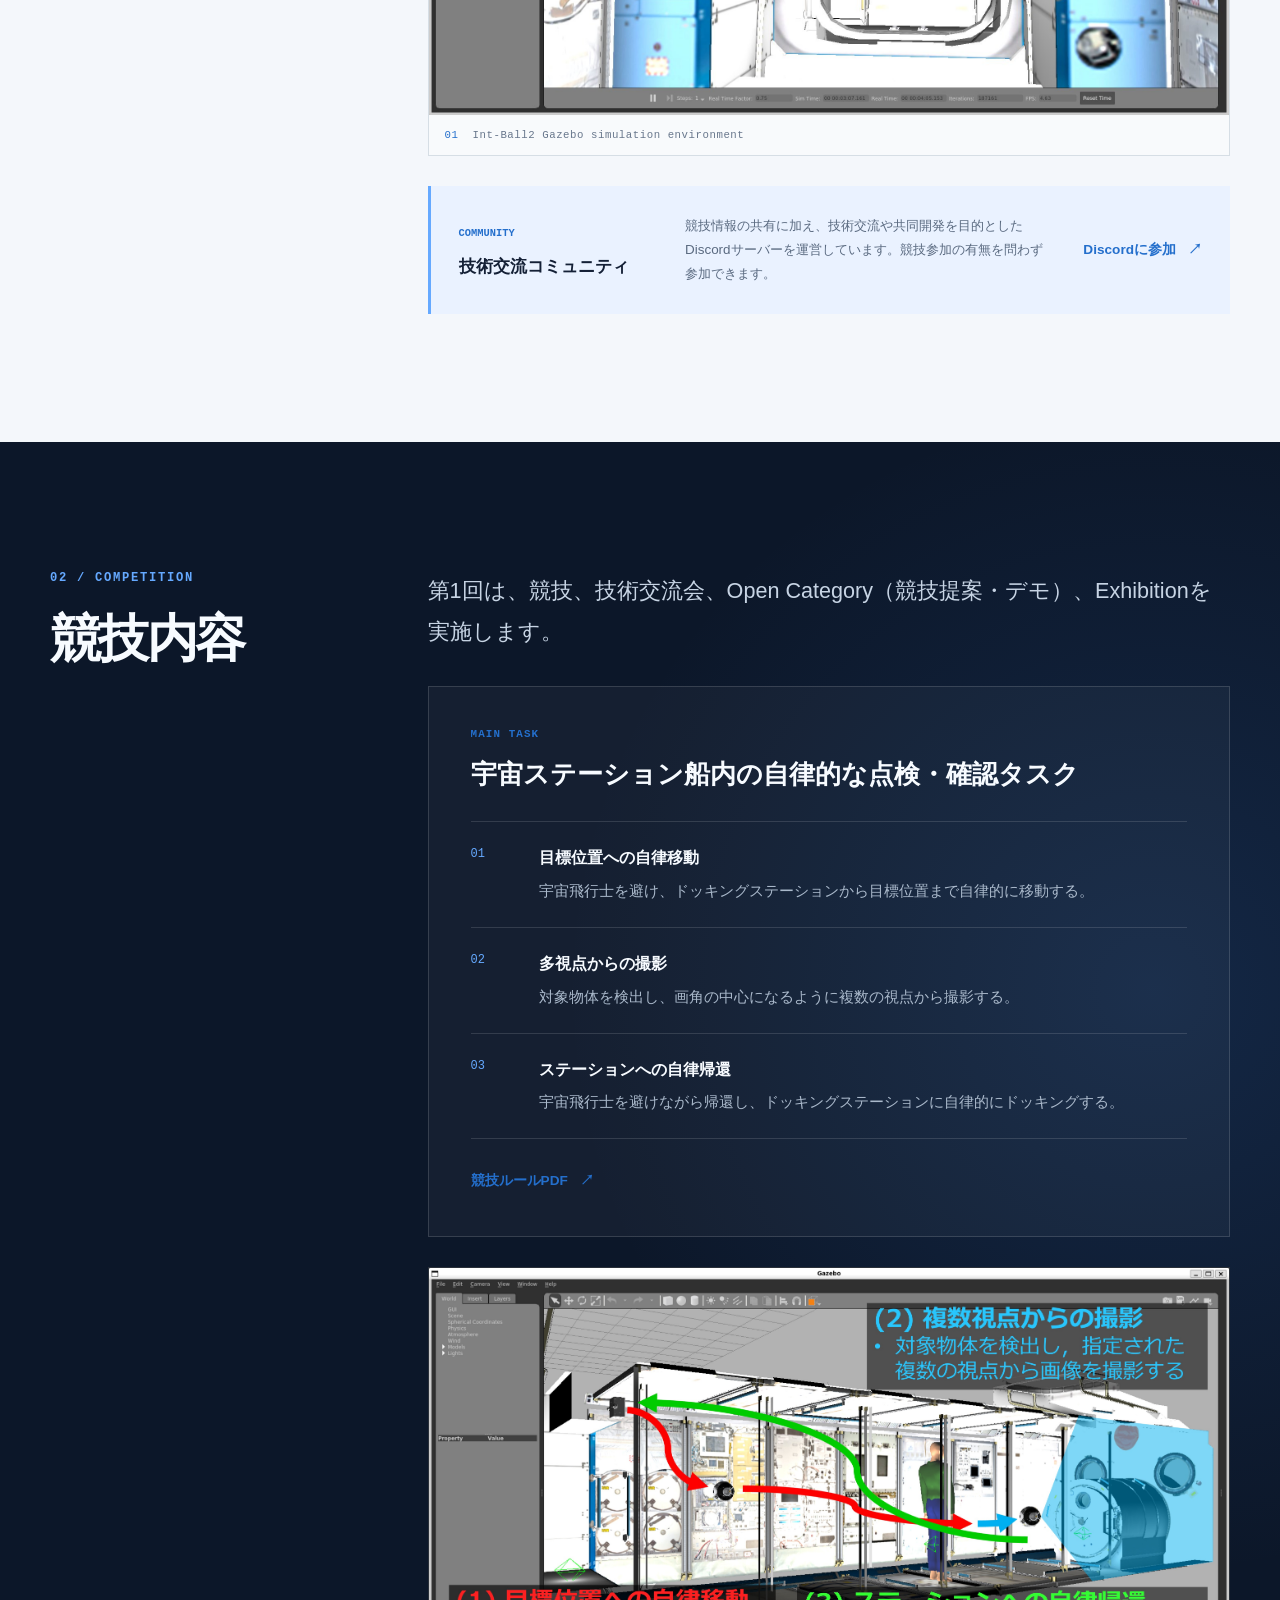
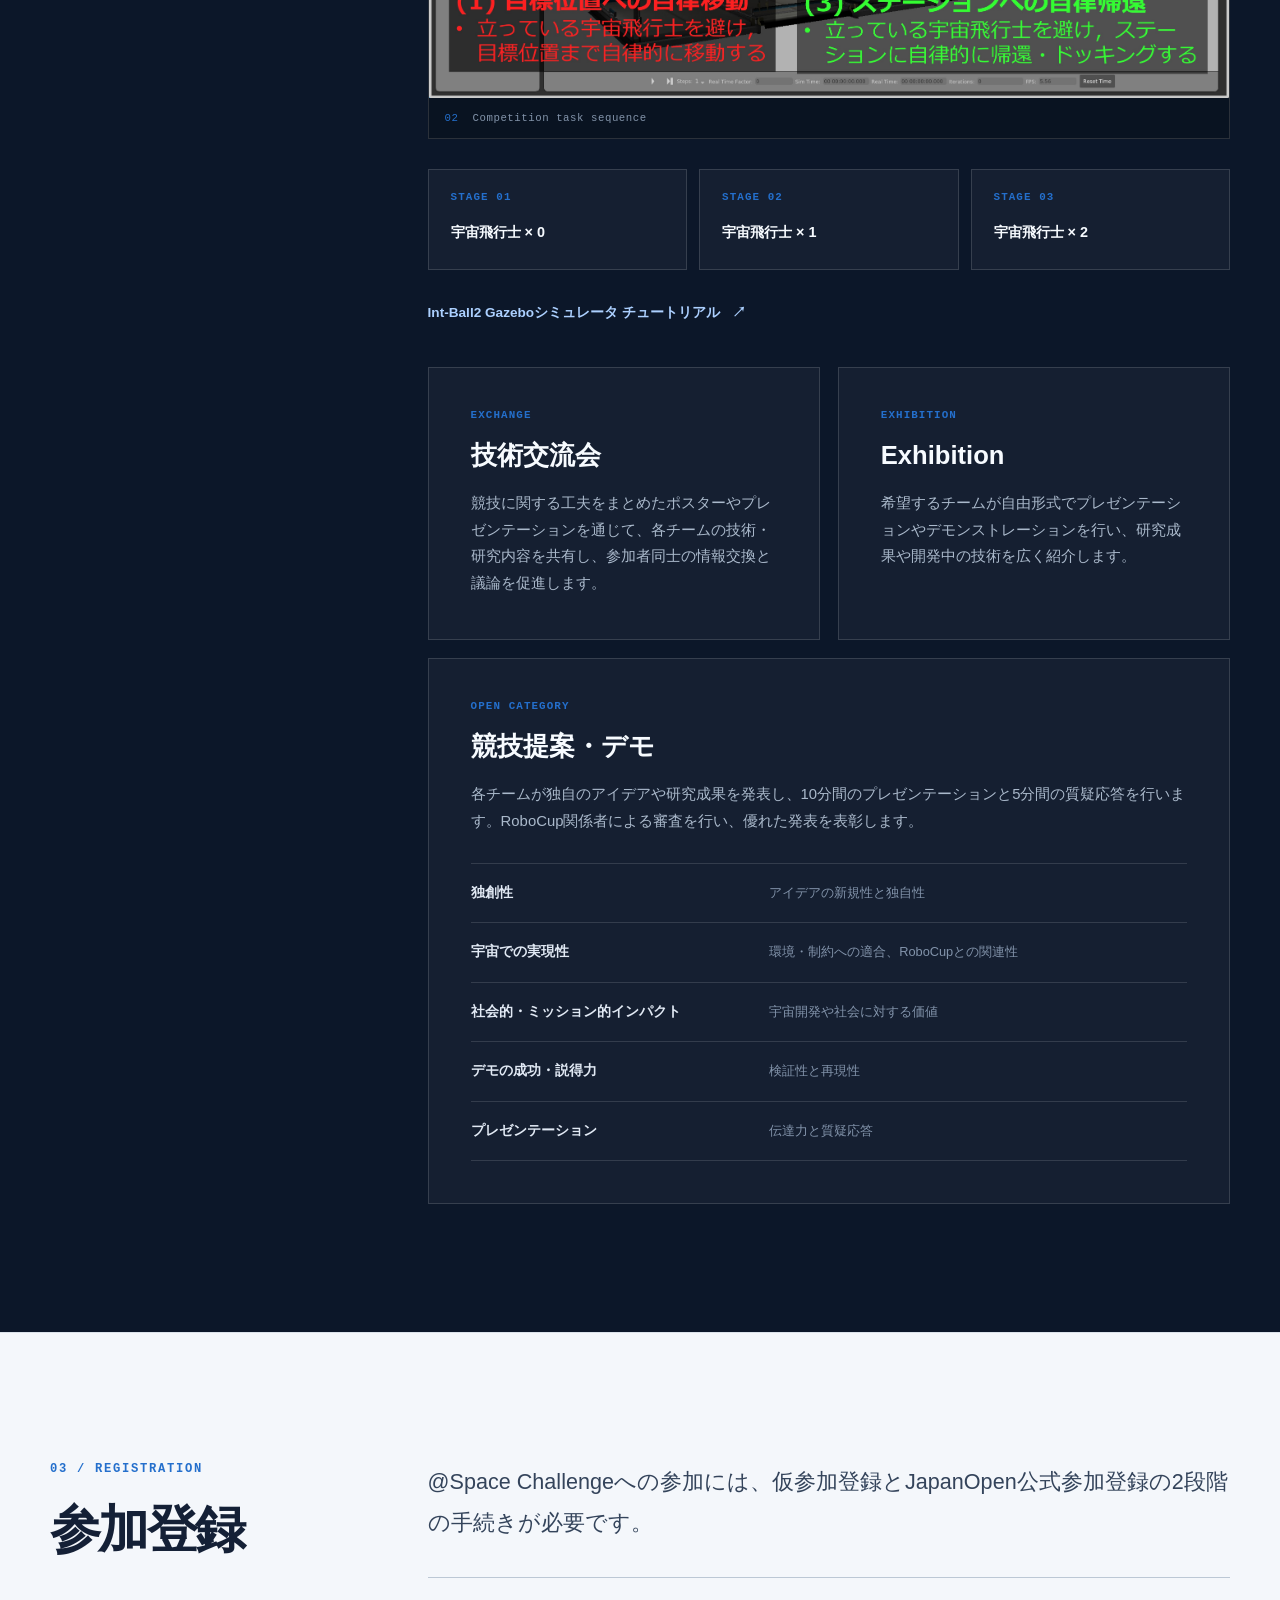
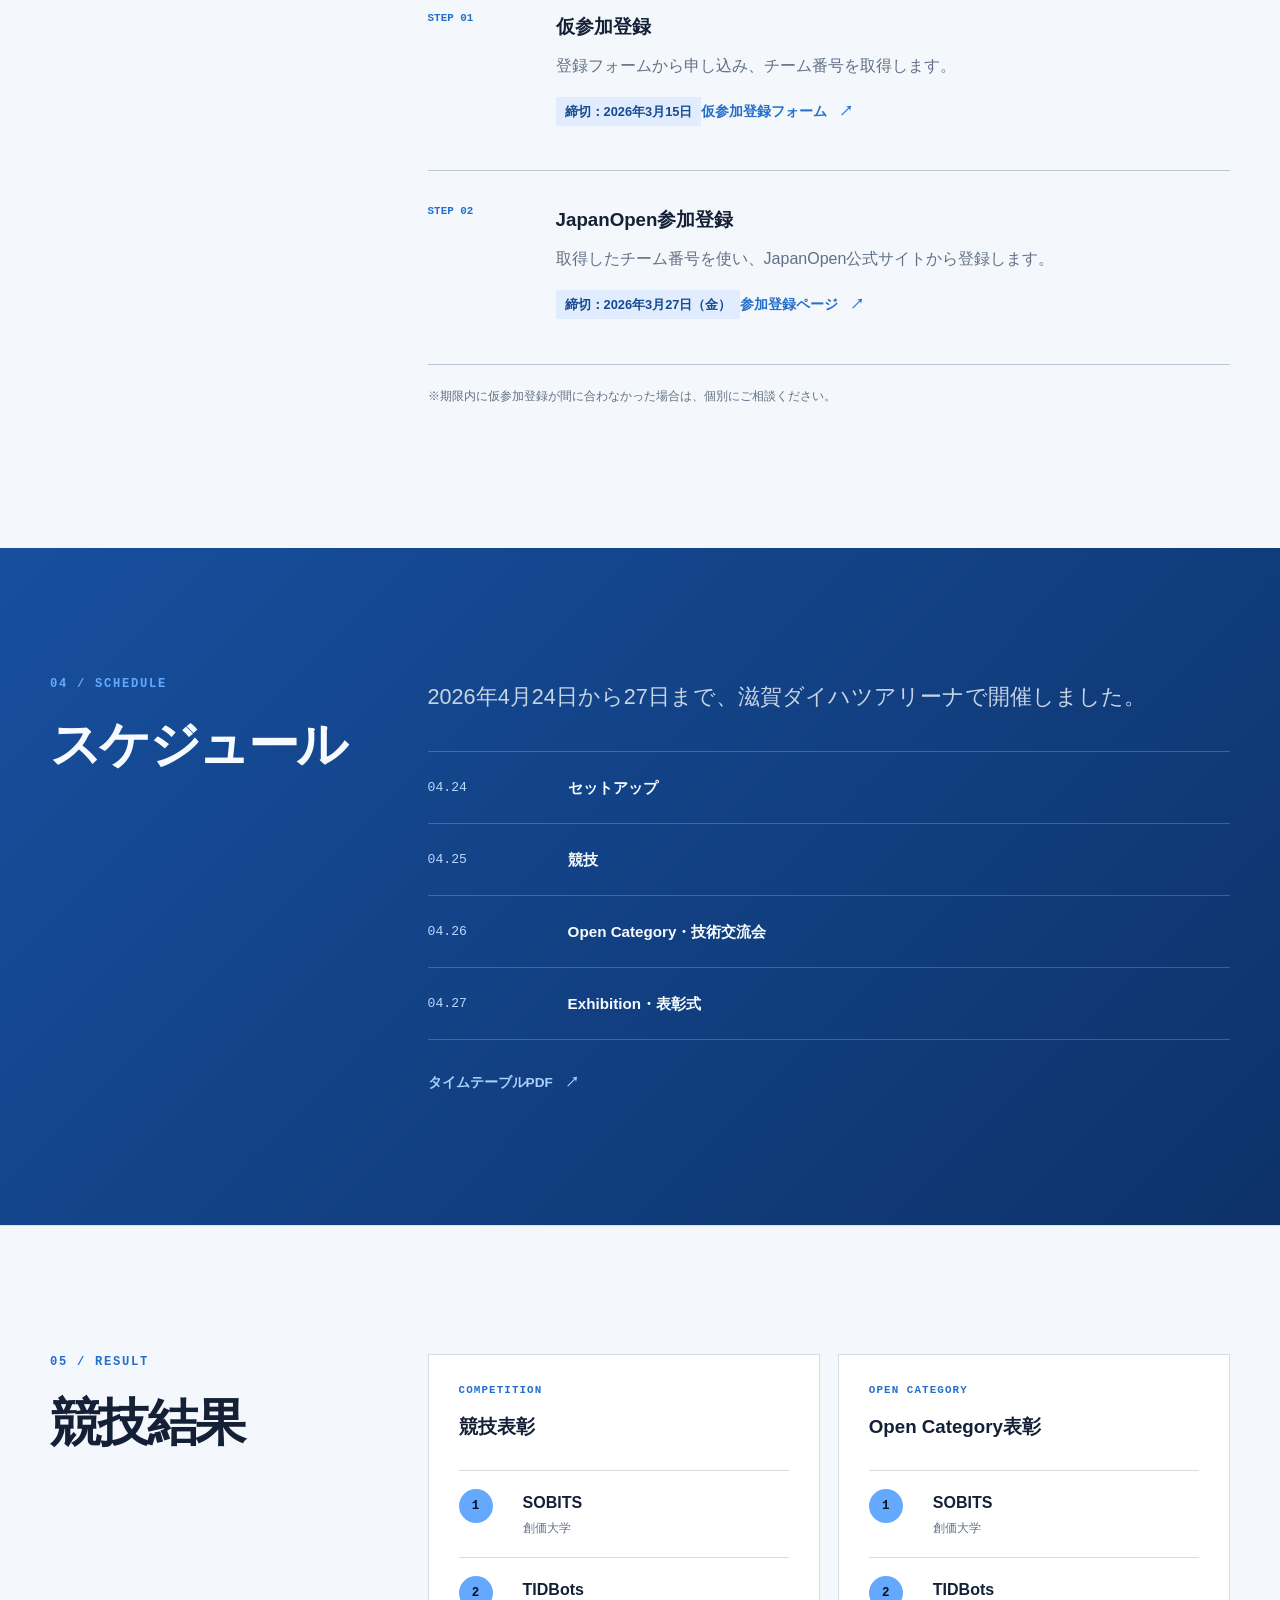
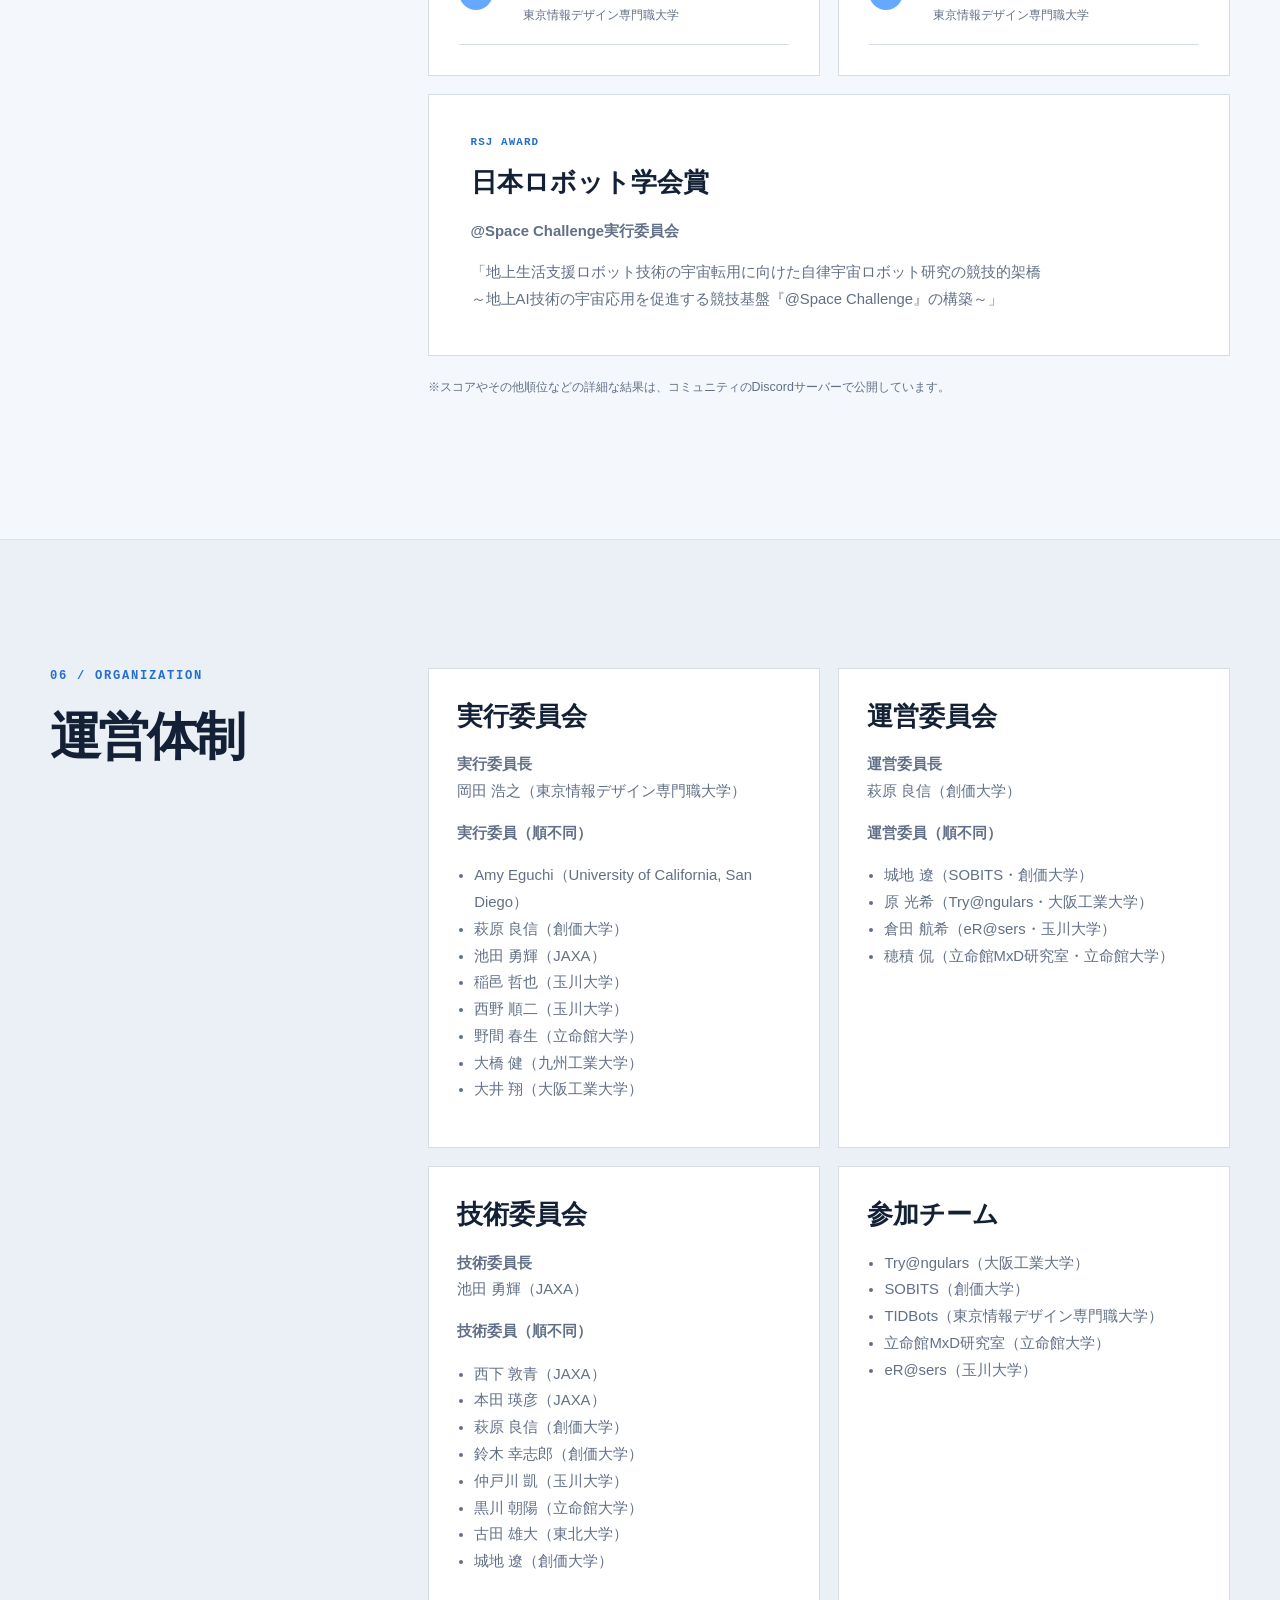
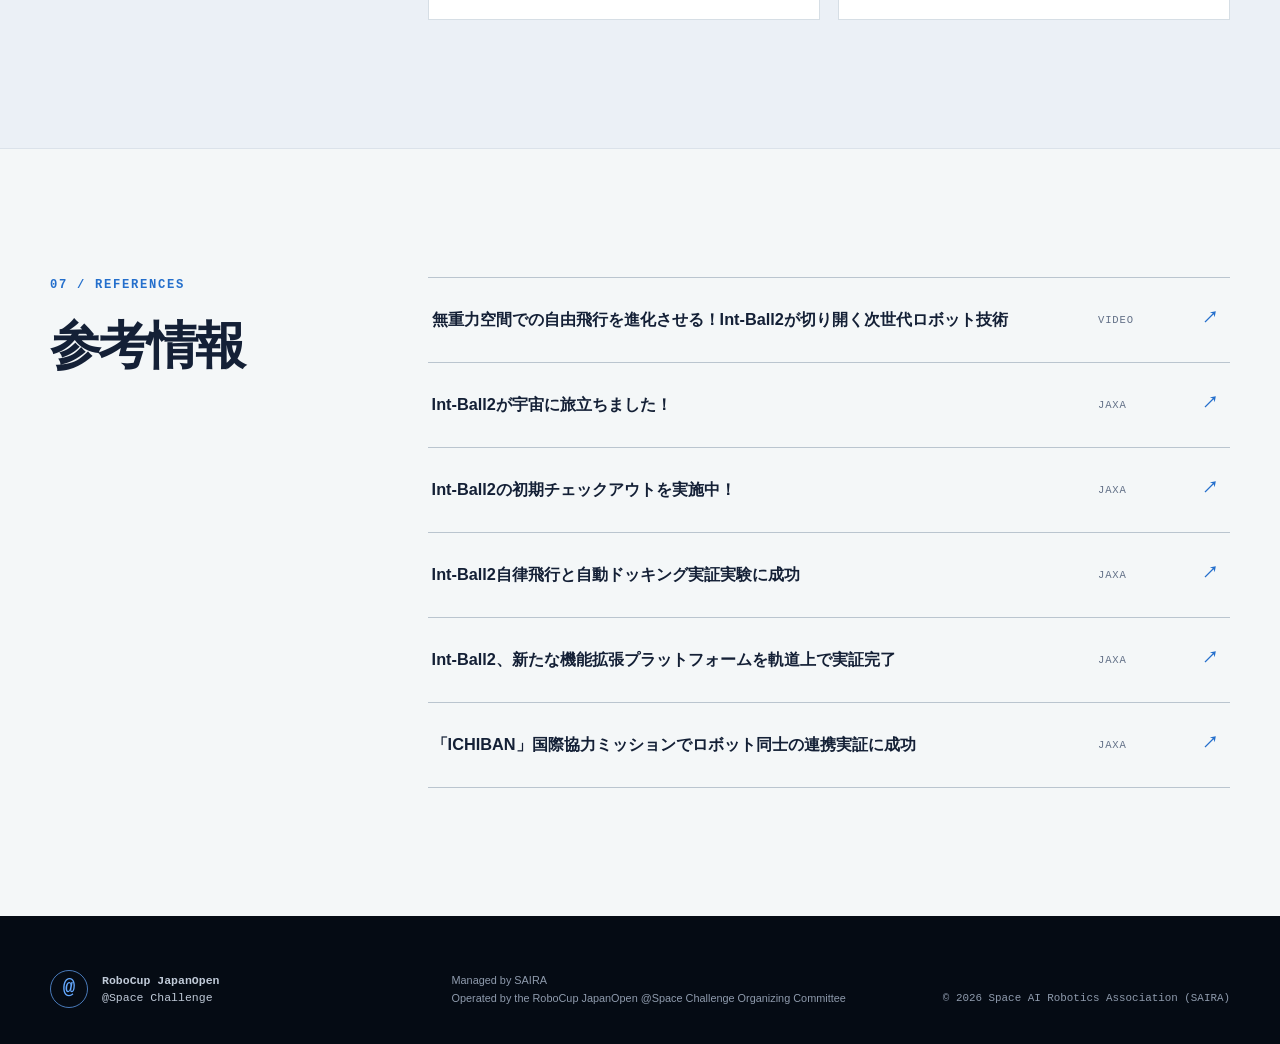
<file: years/2026.html>
<!doctype html>
<html lang="ja">
  <head>
    <meta charset="UTF-8" />
    <meta name="viewport" content="width=device-width, initial-scale=1.0" />
    <title>RoboCup JapanOpen 2026 @Space Challenge | 大会情報</title>
    <meta name="description" content="RoboCup JapanOpen 2026 @Space Challengeの概要、競技内容、参加登録、結果を掲載しています。" />
    <meta name="theme-color" content="#07101f" />
    <link rel="icon" type="image/svg+xml" href="data:image/svg+xml,%3Csvg xmlns='http://www.w3.org/2000/svg' viewBox='0 0 64 64'%3E%3Crect width='64' height='64' rx='16' fill='%2307101f'/%3E%3Ccircle cx='32' cy='32' r='17' fill='none' stroke='%2365a9ff' stroke-width='4'/%3E%3Cpath d='M12 38c12-8 28-11 42-6' fill='none' stroke='%239bc7ff' stroke-width='4' stroke-linecap='round'/%3E%3Ccircle cx='50' cy='31' r='4' fill='%23fff'/%3E%3C/svg%3E" />
    <link rel="stylesheet" href="../styles.css" />
  </head>
  <body class="year-page">
    <a class="skip-link" href="#main-content">本文へ移動</a>

    <header class="site-header">
      <div class="container header-inner">
        <a class="brand" href="../index.html" aria-label="RoboCup JapanOpen @Space Challenge トップページ">
          <span class="brand-mark" aria-hidden="true">@</span>
          <span class="brand-copy"><span>RoboCup JapanOpen</span><strong>@Space Challenge</strong></span>
        </a>
        <nav class="main-nav" aria-label="年度ページナビゲーション">
          <ul class="nav-list">
            <li><a href="#overview">概要</a></li>
            <li><a href="#competition">競技内容</a></li>
            <li><a href="#registration">参加登録</a></li>
            <li><a href="#schedule">日程</a></li>
            <li><a href="#result">結果</a></li>
          </ul>
        </nav>
        <div class="lang-switch" aria-label="言語選択">
          <a class="lang-button active" href="2026.html" aria-current="page">JA</a>
          <a class="lang-button" href="../en/years/2026.html" hreflang="en">EN</a>
        </div>
      </div>
    </header>

    <main id="main-content">
      <section class="year-hero" data-year="2026">
        <div class="year-hero-grid" aria-hidden="true"></div>
        <div class="container year-hero-inner">
          <div>
            <a class="breadcrumb" href="../index.html#tournaments">← TOURNAMENTS</a>
            <p class="eyebrow"><span></span> 1ST EDITION</p>
            <h1><small>RoboCup JapanOpen</small>2026 <em>@Space Challenge</em></h1>
            <p class="year-lead">宇宙における自律型ロボットの発展と社会実装を目指す、第1回@Space Challenge。</p>
          </div>
          <dl class="year-meta">
            <div><dt>DATE</dt><dd>2026.04.25–27</dd></div>
            <div><dt>VENUE</dt><dd>滋賀ダイハツアリーナ</dd></div>
            <div><dt>PLATFORM</dt><dd>Int-Ball2 / Gazebo</dd></div>
          </dl>
        </div>
      </section>

      <div class="year-local-nav">
        <div class="container">
          <a href="#overview">01 概要</a><a href="#competition">02 競技内容</a><a href="#registration">03 参加登録</a><a href="#schedule">04 スケジュール</a><a href="#result">05 競技結果</a>
        </div>
      </div>

      <section class="year-section">
        <div class="container year-section-grid">
          <header id="overview"><p class="section-index">01 / OVERVIEW</p><h2>概要</h2></header>
          <div class="year-content">
            <p class="section-lead">@Space Challengeは、将来の軌道上・月・惑星の宇宙開発を見据えた「AI × 宇宙 × ロボット」技術の発展を目的とした競技会です。</p>
            <div class="content-card prose-card">
              <p>自律型ロボットの競技会「RoboCup Japan Open」に新たなカテゴリとして新設しました。第1回は、JAXAが開発したISS搭載ロボットInt-Ball2を用いたシナリオを想定します。</p>
              <p>Int-Ball2のGazeboシミュレータを活用し、自律的な移動やマニピュレーション、協調作業といったタスクを競い合うことで、教育と研究の両面から宇宙ロボット開発の裾野を広げます。第2回目以降では、実際に軌道上のISSにあるInt-Ball2を用いた競技へと発展させ、自律型宇宙ロボットのベンチマーク構築を目指します。</p>
            </div>
            <figure class="year-figure">
              <img src="../img/intball2_gazebo.jpg" alt="ISS船内を模擬したGazebo環境で飛行するInt-Ball2" />
              <figcaption><span>01</span> Int-Ball2 Gazebo simulation environment</figcaption>
            </figure>
            <div class="notice-card">
              <div><span>COMMUNITY</span><h3>技術交流コミュニティ</h3></div>
              <p>競技情報の共有に加え、技術交流や共同開発を目的としたDiscordサーバーを運営しています。競技参加の有無を問わず参加できます。</p>
              <a class="inline-action" href="https://discord.gg/nCs4AzANwt" target="_blank" rel="noopener noreferrer">Discordに参加 <span aria-hidden="true">↗</span></a>
            </div>
          </div>
        </div>
      </section>

      <section class="year-section year-section-dark">
        <div class="container year-section-grid">
          <header id="competition"><p class="section-index">02 / COMPETITION</p><h2>競技内容</h2></header>
          <div class="year-content">
            <p class="section-lead">第1回は、競技、技術交流会、Open Category（競技提案・デモ）、Exhibitionを実施します。</p>
            <article class="content-card dark-card">
              <span class="content-label">MAIN TASK</span>
              <h3>宇宙ステーション船内の自律的な点検・確認タスク</h3>
              <ol class="task-steps">
                <li><span>01</span><div><strong>目標位置への自律移動</strong><p>宇宙飛行士を避け、ドッキングステーションから目標位置まで自律的に移動する。</p></div></li>
                <li><span>02</span><div><strong>多視点からの撮影</strong><p>対象物体を検出し、画角の中心になるように複数の視点から撮影する。</p></div></li>
                <li><span>03</span><div><strong>ステーションへの自律帰還</strong><p>宇宙飛行士を避けながら帰還し、ドッキングステーションに自律的にドッキングする。</p></div></li>
              </ol>
              <p><a class="inline-action" href="../docs/2026/rcjp2026_rule.pdf">競技ルールPDF <span aria-hidden="true">↗</span></a></p>
            </article>
            <figure class="year-figure dark-figure">
              <img src="../img/robocup_space_task.jpg" alt="自律移動、多視点撮影、自律帰還からなる競技タスクの説明図" />
              <figcaption><span>02</span> Competition task sequence</figcaption>
            </figure>
            <div class="stage-grid">
              <article><span>STAGE 01</span><strong>宇宙飛行士 × 0</strong></article>
              <article><span>STAGE 02</span><strong>宇宙飛行士 × 1</strong></article>
              <article><span>STAGE 03</span><strong>宇宙飛行士 × 2</strong></article>
            </div>
            <p><a class="inline-action light-link" href="https://qiita.com/YukiIkeda_robot/items/aed18db60e41e4fa6a52" target="_blank" rel="noopener noreferrer">Int-Ball2 Gazeboシミュレータ チュートリアル <span aria-hidden="true">↗</span></a></p>

            <div class="program-grid">
              <article class="content-card dark-card"><span class="content-label">EXCHANGE</span><h3>技術交流会</h3><p>競技に関する工夫をまとめたポスターやプレゼンテーションを通じて、各チームの技術・研究内容を共有し、参加者同士の情報交換と議論を促進します。</p></article>
              <article class="content-card dark-card"><span class="content-label">EXHIBITION</span><h3>Exhibition</h3><p>希望するチームが自由形式でプレゼンテーションやデモンストレーションを行い、研究成果や開発中の技術を広く紹介します。</p></article>
            </div>

            <article class="content-card dark-card">
              <span class="content-label">OPEN CATEGORY</span>
              <h3>競技提案・デモ</h3>
              <p>各チームが独自のアイデアや研究成果を発表し、10分間のプレゼンテーションと5分間の質疑応答を行います。RoboCup関係者による審査を行い、優れた発表を表彰します。</p>
              <ol class="criteria-list">
                <li><strong>独創性</strong><span>アイデアの新規性と独自性</span></li>
                <li><strong>宇宙での実現性</strong><span>環境・制約への適合、RoboCupとの関連性</span></li>
                <li><strong>社会的・ミッション的インパクト</strong><span>宇宙開発や社会に対する価値</span></li>
                <li><strong>デモの成功・説得力</strong><span>検証性と再現性</span></li>
                <li><strong>プレゼンテーション</strong><span>伝達力と質疑応答</span></li>
              </ol>
            </article>
          </div>
        </div>
      </section>

      <section class="year-section">
        <div class="container year-section-grid">
          <header id="registration"><p class="section-index">03 / REGISTRATION</p><h2>参加登録</h2></header>
          <div class="year-content">
            <p class="section-lead">@Space Challengeへの参加には、仮参加登録とJapanOpen公式参加登録の2段階の手続きが必要です。</p>
            <ol class="registration-flow">
              <li><span>STEP 01</span><div><h3>仮参加登録</h3><p>登録フォームから申し込み、チーム番号を取得します。</p><p class="deadline">締切：2026年3月15日</p><a class="inline-action" href="https://forms.gle/teT7eBbSvphzZG5M8" target="_blank" rel="noopener noreferrer">仮参加登録フォーム <span aria-hidden="true">↗</span></a></div></li>
              <li><span>STEP 02</span><div><h3>JapanOpen参加登録</h3><p>取得したチーム番号を使い、JapanOpen公式サイトから登録します。</p><p class="deadline">締切：2026年3月27日（金）</p><a class="inline-action" href="https://www.robocup.or.jp/JapanOpen2026/registration.html" target="_blank" rel="noopener noreferrer">参加登録ページ <span aria-hidden="true">↗</span></a></div></li>
            </ol>
            <p class="small-note">※期限内に仮参加登録が間に合わなかった場合は、個別にご相談ください。</p>
          </div>
        </div>
      </section>

      <section class="year-section blue-section">
        <div class="container year-section-grid">
          <header id="schedule"><p class="section-index">04 / SCHEDULE</p><h2>スケジュール</h2></header>
          <div class="year-content">
            <p class="section-lead">2026年4月24日から27日まで、滋賀ダイハツアリーナで開催しました。</p>
            <ol class="schedule-list">
              <li><time datetime="2026-04-24">04.24</time><strong>セットアップ</strong></li>
              <li><time datetime="2026-04-25">04.25</time><strong>競技</strong></li>
              <li><time datetime="2026-04-26">04.26</time><strong>Open Category・技術交流会</strong></li>
              <li><time datetime="2026-04-27">04.27</time><strong>Exhibition・表彰式</strong></li>
            </ol>
            <a class="inline-action light-link" href="../docs/2026/rcjp2026_timetable.pdf">タイムテーブルPDF <span aria-hidden="true">↗</span></a>
          </div>
        </div>
      </section>

      <section class="year-section">
        <div class="container year-section-grid">
          <header id="result"><p class="section-index">05 / RESULT</p><h2>競技結果</h2></header>
          <div class="year-content">
            <div class="award-grid">
              <article class="award-card"><span>COMPETITION</span><h3>競技表彰</h3><ol><li><b>1</b><div><strong>SOBITS</strong><small>創価大学</small></div></li><li><b>2</b><div><strong>TIDBots</strong><small>東京情報デザイン専門職大学</small></div></li></ol></article>
              <article class="award-card"><span>OPEN CATEGORY</span><h3>Open Category表彰</h3><ol><li><b>1</b><div><strong>SOBITS</strong><small>創価大学</small></div></li><li><b>2</b><div><strong>TIDBots</strong><small>東京情報デザイン専門職大学</small></div></li></ol></article>
            </div>
            <article class="content-card prose-card"><span class="content-label">RSJ AWARD</span><h3>日本ロボット学会賞</h3><p><strong>@Space Challenge実行委員会</strong></p><p>「地上生活支援ロボット技術の宇宙転用に向けた自律宇宙ロボット研究の競技的架橋<br />～地上AI技術の宇宙応用を促進する競技基盤『@Space Challenge』の構築～」</p></article>
            <p class="small-note">※スコアやその他順位などの詳細な結果は、コミュニティのDiscordサーバーで公開しています。</p>
          </div>
        </div>
      </section>

      <section class="year-section committee-section">
        <div class="container year-section-grid">
          <header><p class="section-index">06 / ORGANIZATION</p><h2>運営体制</h2></header>
          <div class="year-content committee-grid">
            <article class="content-card prose-card"><h3>実行委員会</h3><p><strong>実行委員長</strong><br />岡田 浩之（東京情報デザイン専門職大学）</p><p><strong>実行委員（順不同）</strong></p><ul><li>Amy Eguchi（University of California, San Diego）</li><li>萩原 良信（創価大学）</li><li>池田 勇輝（JAXA）</li><li>稲邑 哲也（玉川大学）</li><li>西野 順二（玉川大学）</li><li>野間 春生（立命館大学）</li><li>大橋 健（九州工業大学）</li><li>大井 翔（大阪工業大学）</li></ul></article>
            <article class="content-card prose-card"><h3>運営委員会</h3><p><strong>運営委員長</strong><br />萩原 良信（創価大学）</p><p><strong>運営委員（順不同）</strong></p><ul><li>城地 遼（SOBITS・創価大学）</li><li>原 光希（Try@ngulars・大阪工業大学）</li><li>倉田 航希（eR@sers・玉川大学）</li><li>穂積 侃（立命館MxD研究室・立命館大学）</li></ul></article>
            <article class="content-card prose-card"><h3>技術委員会</h3><p><strong>技術委員長</strong><br />池田 勇輝（JAXA）</p><p><strong>技術委員（順不同）</strong></p><ul><li>西下 敦青（JAXA）</li><li>本田 瑛彦（JAXA）</li><li>萩原 良信（創価大学）</li><li>鈴木 幸志郎（創価大学）</li><li>仲戸川 凱（玉川大学）</li><li>黒川 朝陽（立命館大学）</li><li>古田 雄大（東北大学）</li><li>城地 遼（創価大学）</li></ul></article>
            <article class="content-card prose-card"><h3>参加チーム</h3><ul><li>Try@ngulars（大阪工業大学）</li><li>SOBITS（創価大学）</li><li>TIDBots（東京情報デザイン専門職大学）</li><li>立命館MxD研究室（立命館大学）</li><li>eR@sers（玉川大学）</li></ul></article>
          </div>
        </div>
      </section>

      <section class="year-section resource-section">
        <div class="container year-section-grid">
          <header><p class="section-index">07 / REFERENCES</p><h2>参考情報</h2></header>
          <div class="year-content"><ul class="resource-list compact-resources">
            <li><a href="https://youtu.be/scgxLm3BY4k" target="_blank" rel="noopener noreferrer"><span>無重力空間での自由飛行を進化させる！Int-Ball2が切り開く次世代ロボット技術</span><small>VIDEO</small><b aria-hidden="true">↗</b></a></li>
            <li><a href="https://humans-in-space.jaxa.jp/news/detail/003155.html" target="_blank" rel="noopener noreferrer"><span>Int-Ball2が宇宙に旅立ちました！</span><small>JAXA</small><b aria-hidden="true">↗</b></a></li>
            <li><a href="https://humans-in-space.jaxa.jp/news/detail/003518.html" target="_blank" rel="noopener noreferrer"><span>Int-Ball2の初期チェックアウトを実施中！</span><small>JAXA</small><b aria-hidden="true">↗</b></a></li>
            <li><a href="https://www.kenkai.jaxa.jp/research/innovation/intball2.html" target="_blank" rel="noopener noreferrer"><span>Int-Ball2自律飛行と自動ドッキング実証実験に成功</span><small>JAXA</small><b aria-hidden="true">↗</b></a></li>
            <li><a href="https://humans-in-space.jaxa.jp/biz-lab/news/detail/004741.html" target="_blank" rel="noopener noreferrer"><span>Int-Ball2、新たな機能拡張プラットフォームを軌道上で実証完了</span><small>JAXA</small><b aria-hidden="true">↗</b></a></li>
            <li><a href="https://www.jaxa.jp/press/2025/07/20250731-1_j.html" target="_blank" rel="noopener noreferrer"><span>「ICHIBAN」国際協力ミッションでロボット同士の連携実証に成功</span><small>JAXA</small><b aria-hidden="true">↗</b></a></li>
          </ul></div>
        </div>
      </section>
    </main>

    <footer class="site-footer"><div class="container footer-grid"><div class="footer-brand"><span class="brand-mark" aria-hidden="true">@</span><p><strong>RoboCup JapanOpen</strong><br />@Space Challenge</p></div><p class="footer-operator">Managed by SAIRA<br />Operated by the RoboCup JapanOpen @Space Challenge Organizing Committee</p><p class="copyright">© 2026 Space AI Robotics Association (SAIRA)</p></div></footer>
  </body>
</html>
</file>
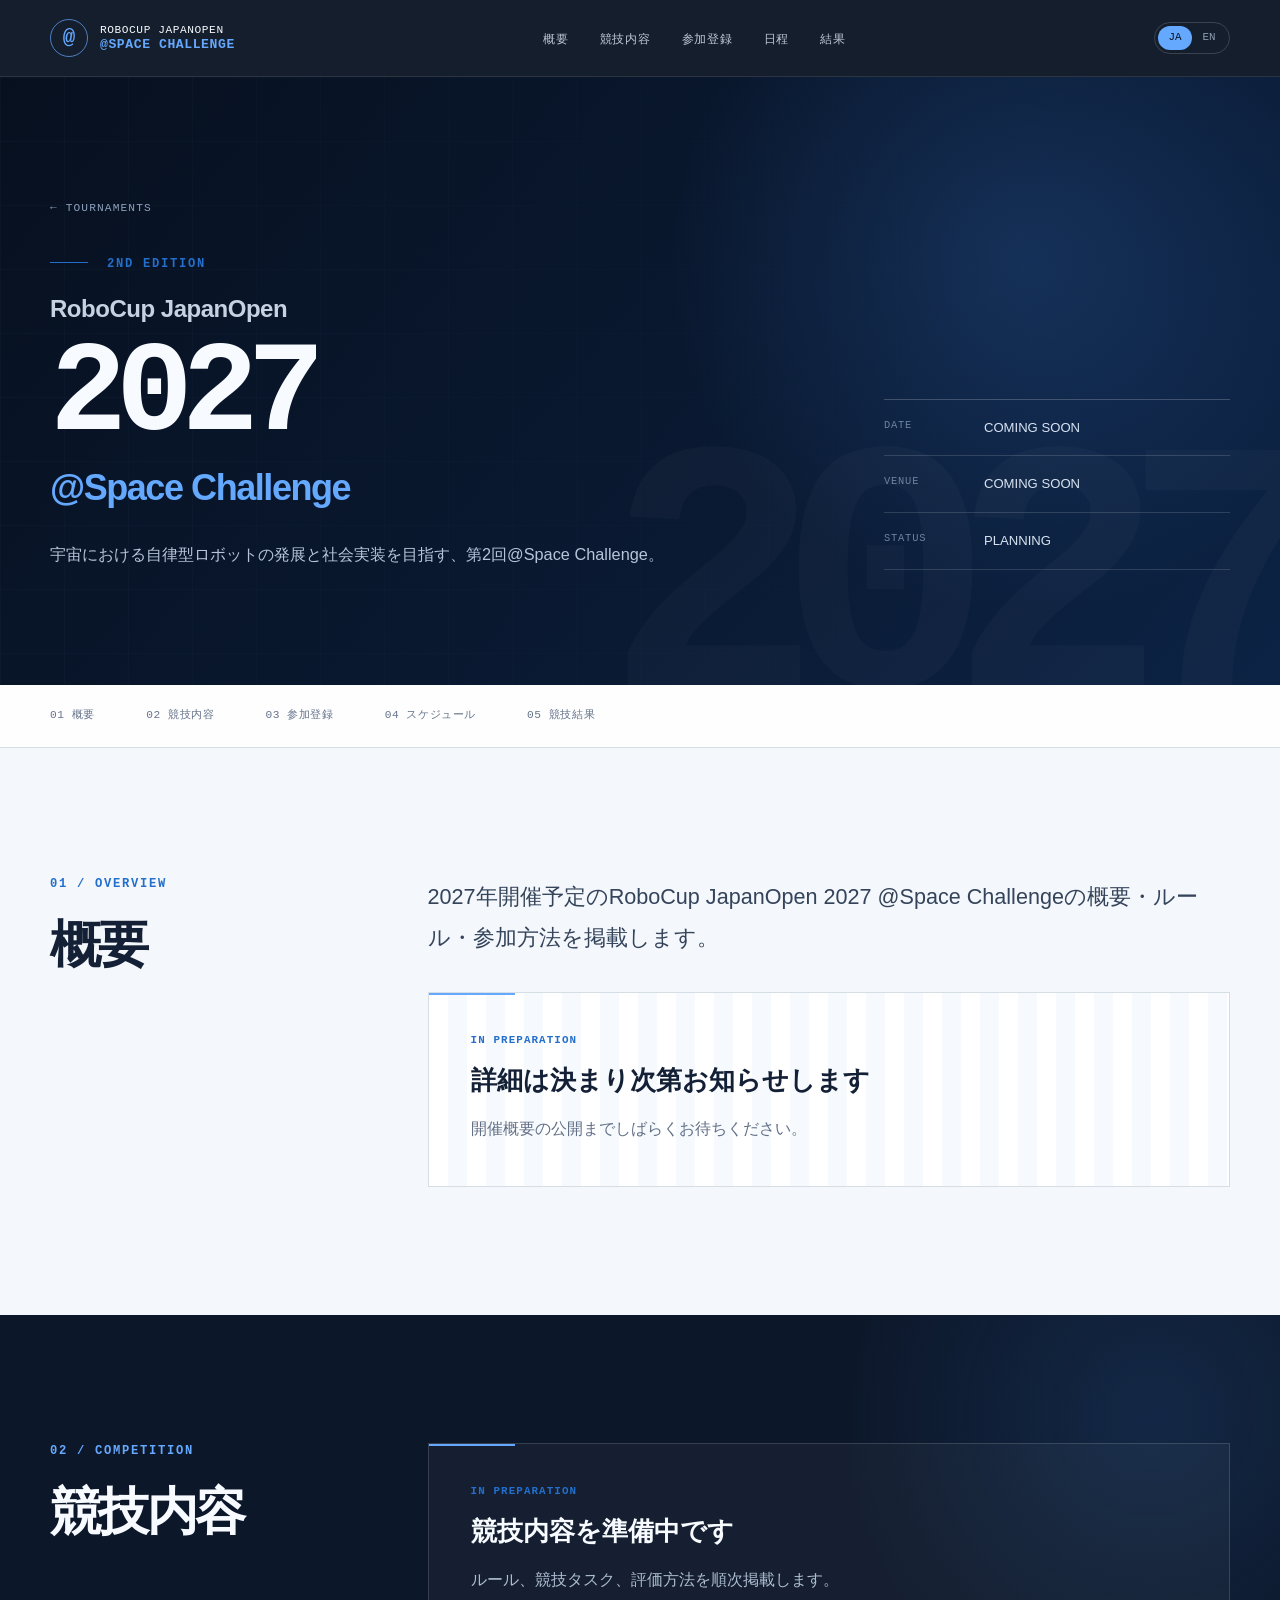
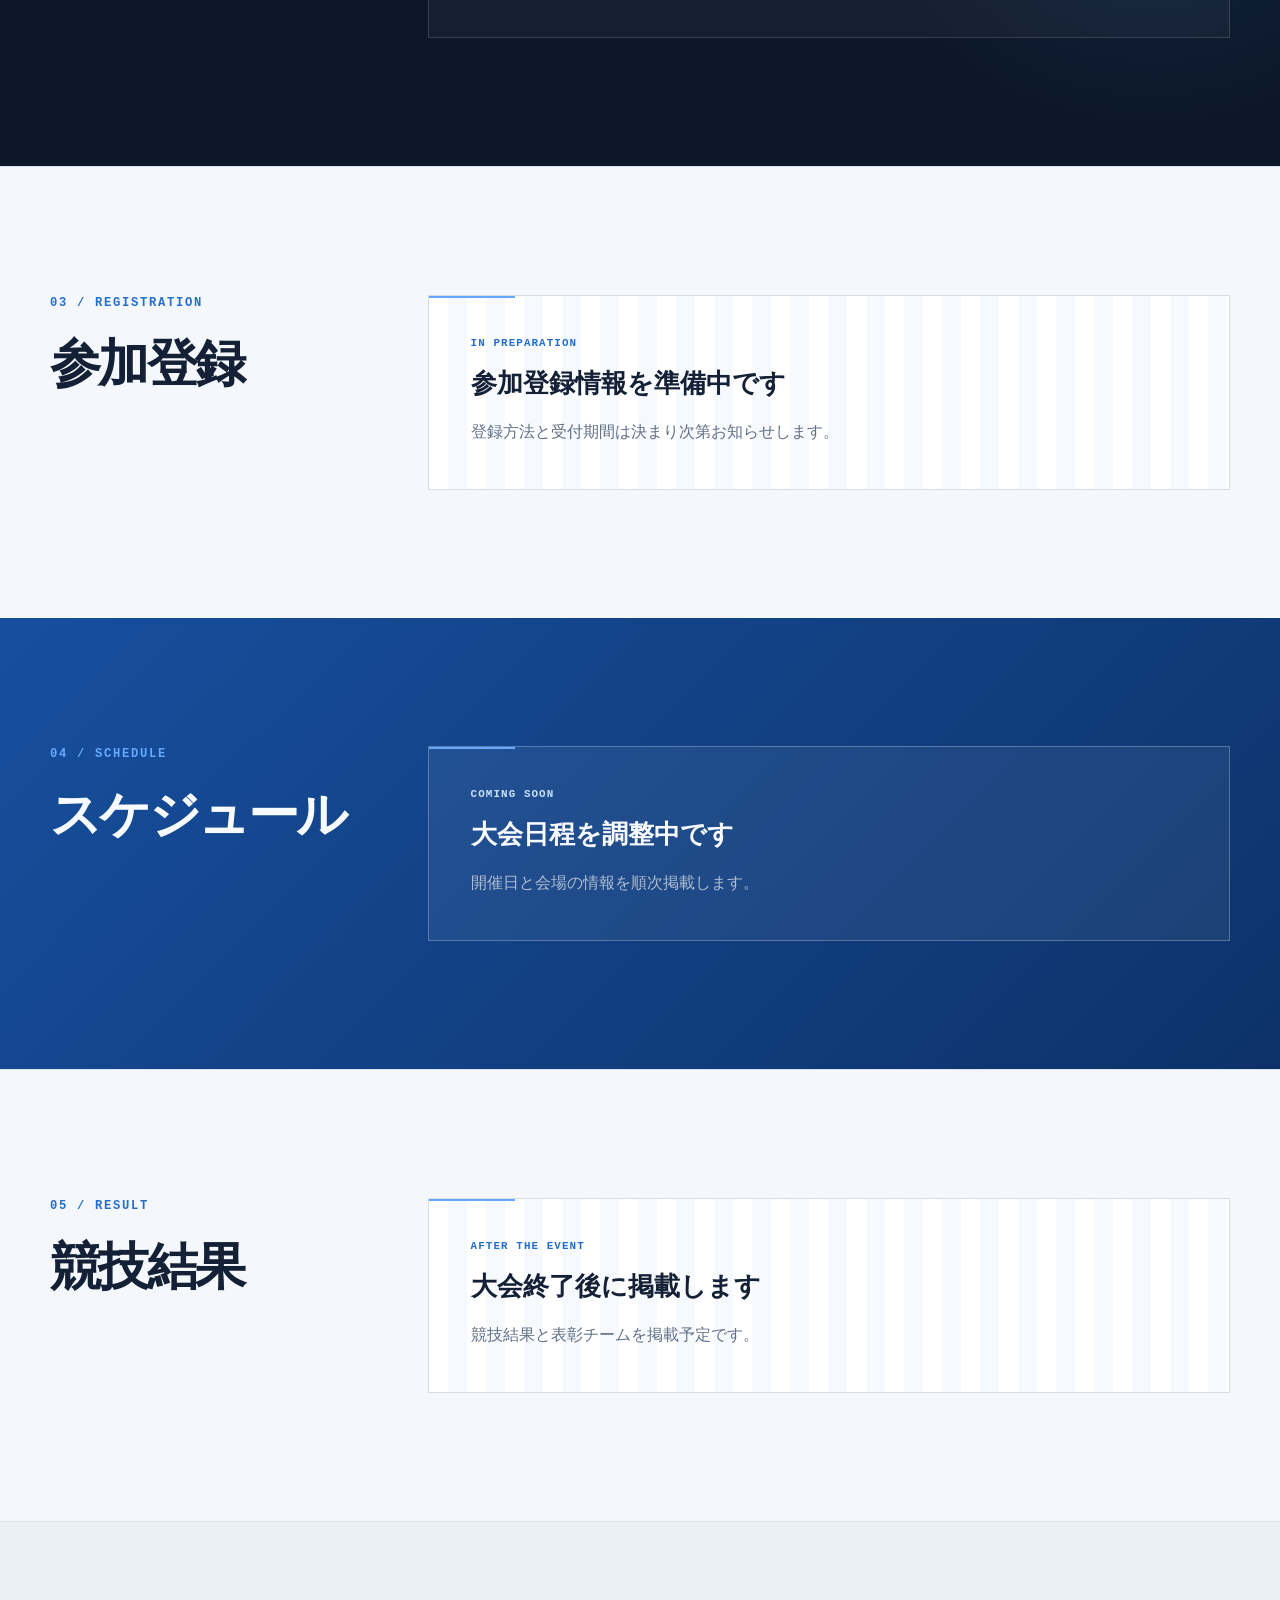
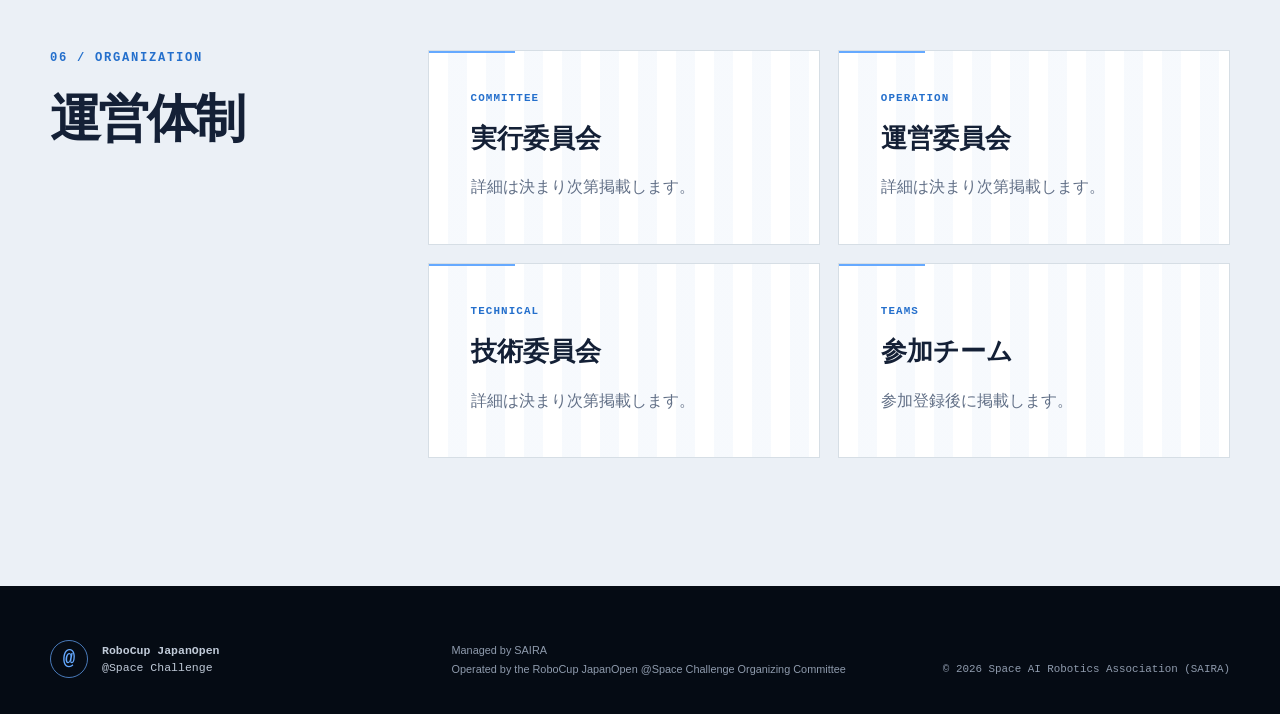
<file: years/2027.html>
<!doctype html>
<html lang="ja">
  <head>
    <meta charset="UTF-8" />
    <meta name="viewport" content="width=device-width, initial-scale=1.0" />
    <title>RoboCup JapanOpen 2027 @Space Challenge | 大会情報</title>
    <meta name="description" content="RoboCup JapanOpen 2027 @Space Challengeの大会情報を掲載します。" />
    <meta name="theme-color" content="#07101f" />
    <link rel="icon" type="image/svg+xml" href="data:image/svg+xml,%3Csvg xmlns='http://www.w3.org/2000/svg' viewBox='0 0 64 64'%3E%3Crect width='64' height='64' rx='16' fill='%2307101f'/%3E%3Ccircle cx='32' cy='32' r='17' fill='none' stroke='%2365a9ff' stroke-width='4'/%3E%3Cpath d='M12 38c12-8 28-11 42-6' fill='none' stroke='%239bc7ff' stroke-width='4' stroke-linecap='round'/%3E%3Ccircle cx='50' cy='31' r='4' fill='%23fff'/%3E%3C/svg%3E" />
    <link rel="stylesheet" href="../styles.css" />
  </head>
  <body class="year-page">
    <a class="skip-link" href="#main-content">本文へ移動</a>
    <header class="site-header"><div class="container header-inner"><a class="brand" href="../index.html" aria-label="RoboCup JapanOpen @Space Challenge トップページ"><span class="brand-mark" aria-hidden="true">@</span><span class="brand-copy"><span>RoboCup JapanOpen</span><strong>@Space Challenge</strong></span></a><nav class="main-nav" aria-label="年度ページナビゲーション"><ul class="nav-list"><li><a href="#overview">概要</a></li><li><a href="#competition">競技内容</a></li><li><a href="#registration">参加登録</a></li><li><a href="#schedule">日程</a></li><li><a href="#result">結果</a></li></ul></nav><div class="lang-switch" aria-label="言語選択"><a class="lang-button active" href="/years/2027.html" aria-current="page">JA</a><a class="lang-button" href="/en/years/2027.html" hreflang="en">EN</a></div></div></header>

    <main id="main-content">
      <section class="year-hero" data-year="2027"><div class="year-hero-grid" aria-hidden="true"></div><div class="container year-hero-inner"><div><a class="breadcrumb" href="../index.html#tournaments">← TOURNAMENTS</a><p class="eyebrow"><span></span> 2ND EDITION</p><h1><small>RoboCup JapanOpen</small>2027 <em>@Space Challenge</em></h1><p class="year-lead">宇宙における自律型ロボットの発展と社会実装を目指す、第2回@Space Challenge。</p></div><dl class="year-meta"><div><dt>DATE</dt><dd>COMING SOON</dd></div><div><dt>VENUE</dt><dd>COMING SOON</dd></div><div><dt>STATUS</dt><dd>PLANNING</dd></div></dl></div></section>
      <div class="year-local-nav"><div class="container"><a href="#overview">01 概要</a><a href="#competition">02 競技内容</a><a href="#registration">03 参加登録</a><a href="#schedule">04 スケジュール</a><a href="#result">05 競技結果</a></div></div>

      <section class="year-section"><div class="container year-section-grid"><header id="overview"><p class="section-index">01 / OVERVIEW</p><h2>概要</h2></header><div class="year-content"><p class="section-lead">2027年開催予定のRoboCup JapanOpen 2027 @Space Challengeの概要・ルール・参加方法を掲載します。</p><div class="pending-card"><span>IN PREPARATION</span><h3>詳細は決まり次第お知らせします</h3><p>開催概要の公開までしばらくお待ちください。</p></div></div></div></section>
      <section class="year-section year-section-dark"><div class="container year-section-grid"><header id="competition"><p class="section-index">02 / COMPETITION</p><h2>競技内容</h2></header><div class="year-content"><div class="pending-card dark-pending"><span>IN PREPARATION</span><h3>競技内容を準備中です</h3><p>ルール、競技タスク、評価方法を順次掲載します。</p></div></div></div></section>
      <section class="year-section"><div class="container year-section-grid"><header id="registration"><p class="section-index">03 / REGISTRATION</p><h2>参加登録</h2></header><div class="year-content"><div class="pending-card"><span>IN PREPARATION</span><h3>参加登録情報を準備中です</h3><p>登録方法と受付期間は決まり次第お知らせします。</p></div></div></div></section>
      <section class="year-section blue-section"><div class="container year-section-grid"><header id="schedule"><p class="section-index">04 / SCHEDULE</p><h2>スケジュール</h2></header><div class="year-content"><div class="pending-card blue-pending"><span>COMING SOON</span><h3>大会日程を調整中です</h3><p>開催日と会場の情報を順次掲載します。</p></div></div></div></section>
      <section class="year-section"><div class="container year-section-grid"><header id="result"><p class="section-index">05 / RESULT</p><h2>競技結果</h2></header><div class="year-content"><div class="pending-card"><span>AFTER THE EVENT</span><h3>大会終了後に掲載します</h3><p>競技結果と表彰チームを掲載予定です。</p></div></div></div></section>
      <section class="year-section committee-section"><div class="container year-section-grid"><header><p class="section-index">06 / ORGANIZATION</p><h2>運営体制</h2></header><div class="year-content committee-grid"><article class="pending-card"><span>COMMITTEE</span><h3>実行委員会</h3><p>詳細は決まり次第掲載します。</p></article><article class="pending-card"><span>OPERATION</span><h3>運営委員会</h3><p>詳細は決まり次第掲載します。</p></article><article class="pending-card"><span>TECHNICAL</span><h3>技術委員会</h3><p>詳細は決まり次第掲載します。</p></article><article class="pending-card"><span>TEAMS</span><h3>参加チーム</h3><p>参加登録後に掲載します。</p></article></div></div></section>
    </main>
    <footer class="site-footer"><div class="container footer-grid"><div class="footer-brand"><span class="brand-mark" aria-hidden="true">@</span><p><strong>RoboCup JapanOpen</strong><br />@Space Challenge</p></div><p class="footer-operator">Managed by SAIRA<br />Operated by the RoboCup JapanOpen @Space Challenge Organizing Committee</p><p class="copyright">© 2026 Space AI Robotics Association (SAIRA)</p></div></footer>
  </body>
</html>
</file>
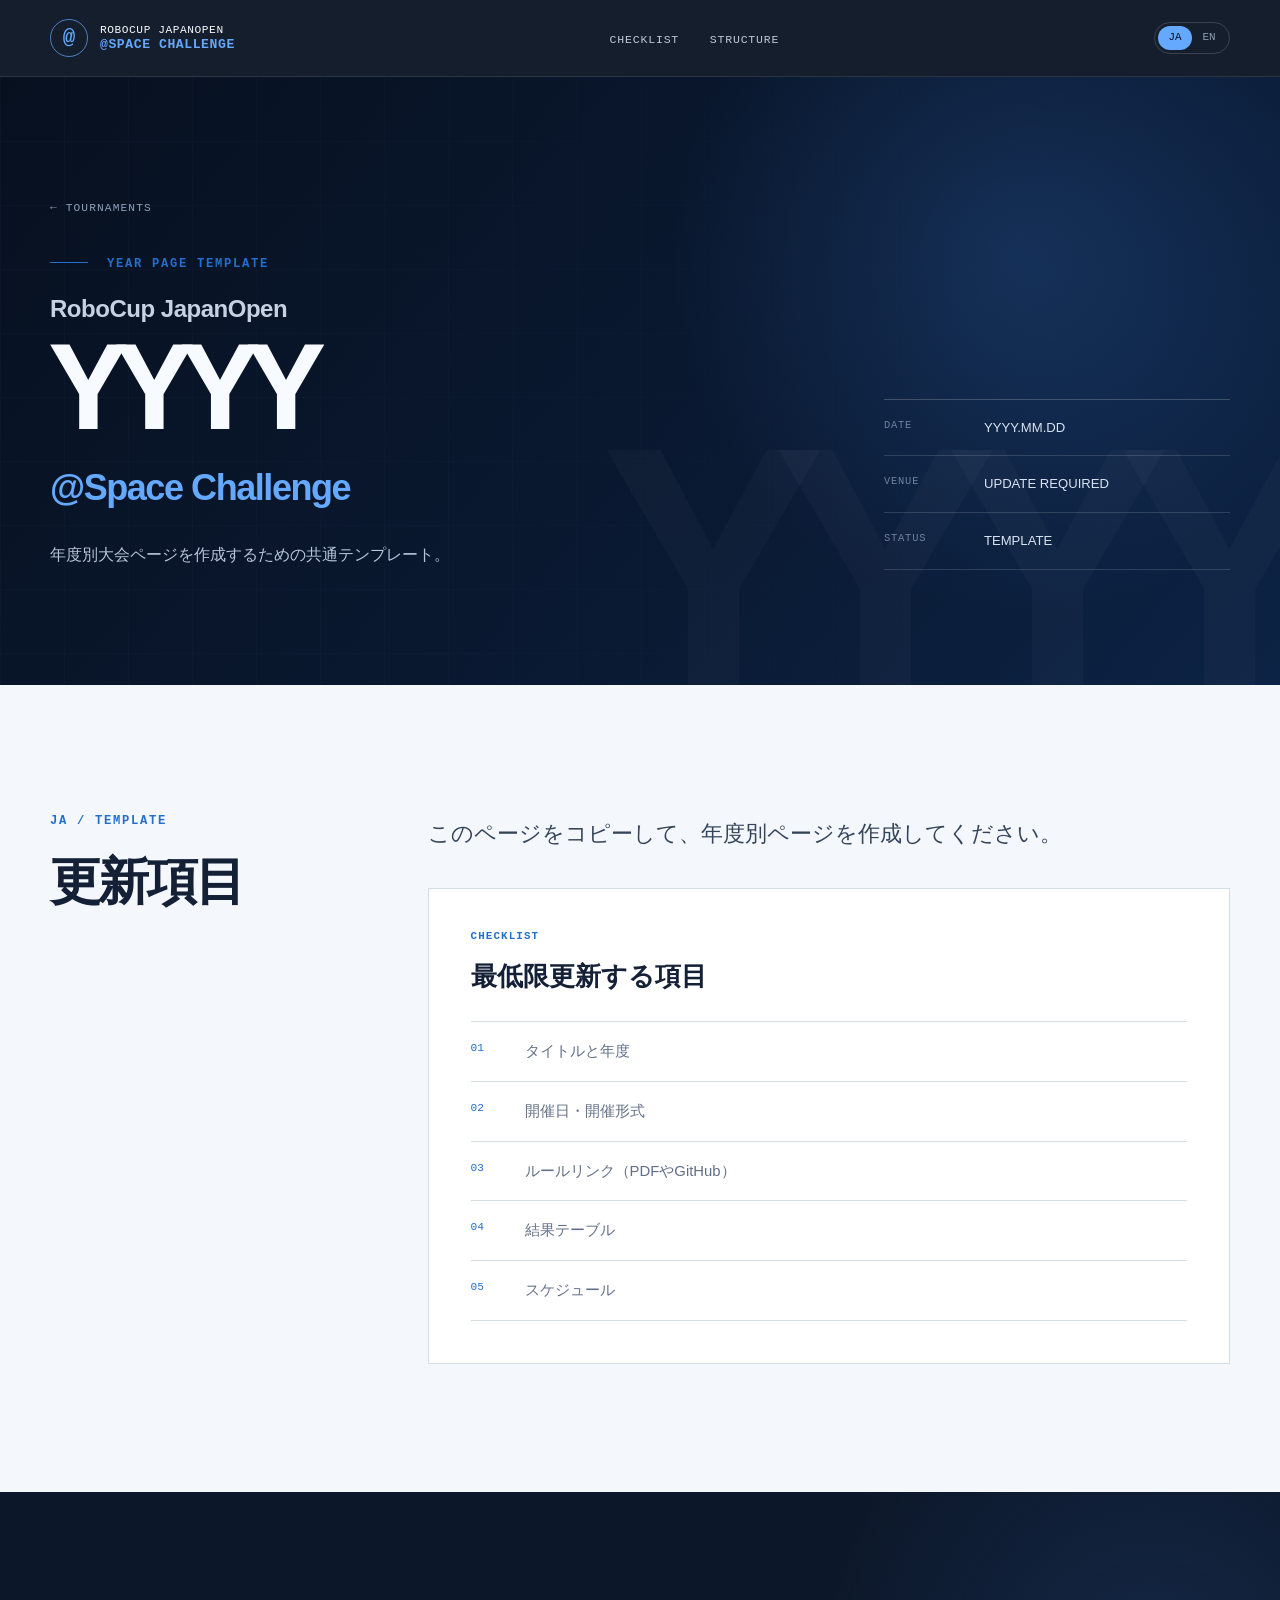
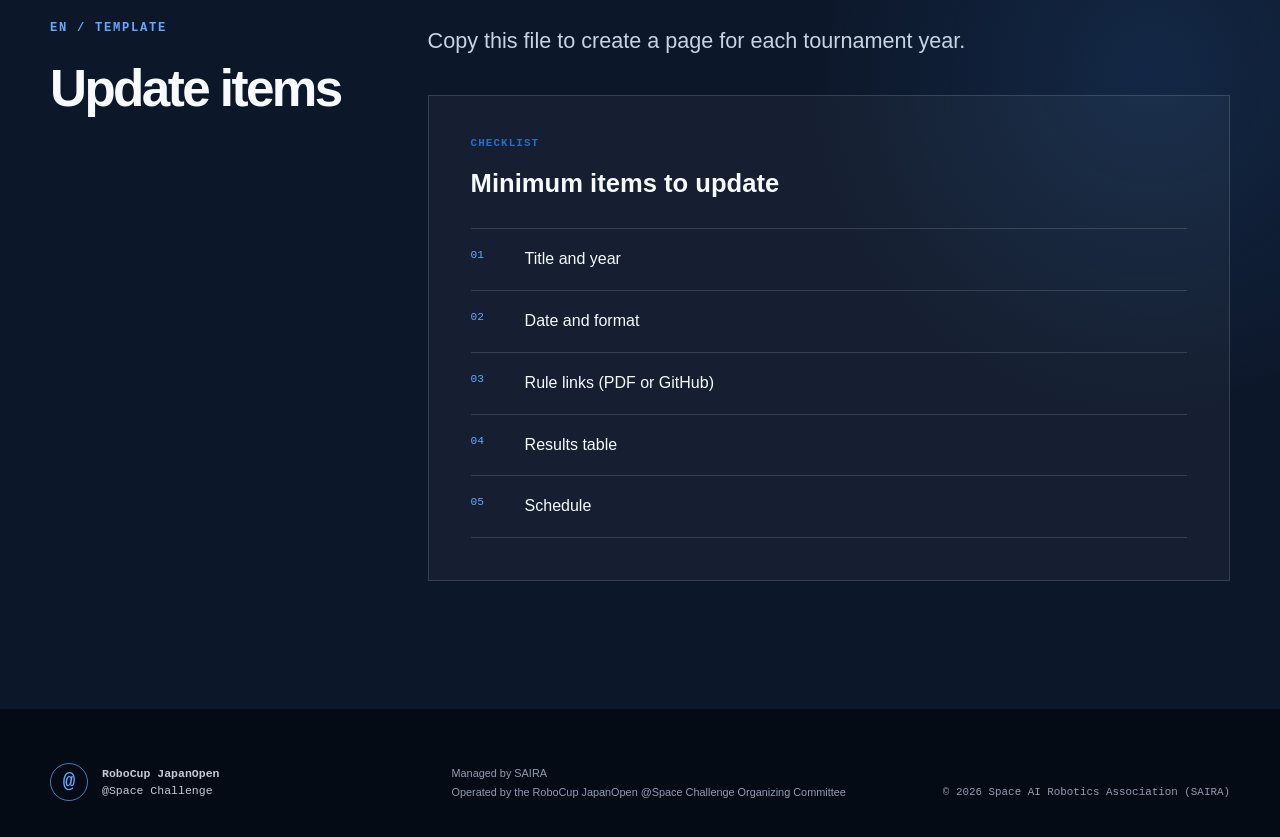
<file: years/template.html>
<!doctype html>
<html lang="ja">
  <head>
    <meta charset="UTF-8" />
    <meta name="viewport" content="width=device-width, initial-scale=1.0" />
    <title>RoboCup JapanOpen @Space Challenge YYYY | Tournament Template</title>
    <meta name="description" content="RoboCup JapanOpen @Space Challengeの年度別大会ページ用テンプレート。" />
    <meta name="theme-color" content="#07101f" />
    <link rel="icon" type="image/svg+xml" href="data:image/svg+xml,%3Csvg xmlns='http://www.w3.org/2000/svg' viewBox='0 0 64 64'%3E%3Crect width='64' height='64' rx='16' fill='%2307101f'/%3E%3Ccircle cx='32' cy='32' r='17' fill='none' stroke='%2365a9ff' stroke-width='4'/%3E%3Cpath d='M12 38c12-8 28-11 42-6' fill='none' stroke='%239bc7ff' stroke-width='4' stroke-linecap='round'/%3E%3Ccircle cx='50' cy='31' r='4' fill='%23fff'/%3E%3C/svg%3E" />
    <link rel="stylesheet" href="../styles.css" />
  </head>
  <body class="year-page">
    <a class="skip-link" href="#main-content">本文へ移動</a>
    <header class="site-header"><div class="container header-inner"><a class="brand" href="../index.html" aria-label="RoboCup JapanOpen @Space Challenge トップページ"><span class="brand-mark" aria-hidden="true">@</span><span class="brand-copy"><span>RoboCup JapanOpen</span><strong>@Space Challenge</strong></span></a><nav class="main-nav" aria-label="テンプレートナビゲーション"><ul class="nav-list"><li><a href="#checklist">Checklist</a></li><li><a href="#structure">Structure</a></li></ul></nav><div class="lang-switch" aria-label="言語選択"><a class="lang-button active" href="#ja" aria-current="page">JA</a><a class="lang-button" href="#en">EN</a></div></div></header>
    <main id="main-content">
      <section class="year-hero" data-year="YYYY"><div class="year-hero-grid" aria-hidden="true"></div><div class="container year-hero-inner"><div><a class="breadcrumb" href="../index.html#tournaments">← TOURNAMENTS</a><p class="eyebrow"><span></span> YEAR PAGE TEMPLATE</p><h1><small>RoboCup JapanOpen</small>YYYY <em>@Space Challenge</em></h1><p class="year-lead">年度別大会ページを作成するための共通テンプレート。</p></div><dl class="year-meta"><div><dt>DATE</dt><dd>YYYY.MM.DD</dd></div><div><dt>VENUE</dt><dd>UPDATE REQUIRED</dd></div><div><dt>STATUS</dt><dd>TEMPLATE</dd></div></dl></div></section>
      <section class="year-section"><div class="container year-section-grid"><header id="ja"><p class="section-index">JA / TEMPLATE</p><h2>更新項目</h2></header><div class="year-content"><p class="section-lead">このページをコピーして、年度別ページを作成してください。</p><div id="checklist" class="content-card prose-card"><span class="content-label">CHECKLIST</span><h3>最低限更新する項目</h3><ol class="template-checklist"><li><span>01</span>タイトルと年度</li><li><span>02</span>開催日・開催形式</li><li><span>03</span>ルールリンク（PDFやGitHub）</li><li><span>04</span>結果テーブル</li><li><span>05</span>スケジュール</li></ol></div></div></div></section>
      <section class="year-section year-section-dark"><div class="container year-section-grid"><header id="en"><p class="section-index">EN / TEMPLATE</p><h2>Update items</h2></header><div class="year-content"><p class="section-lead">Copy this file to create a page for each tournament year.</p><div id="structure" class="content-card dark-card"><span class="content-label">CHECKLIST</span><h3>Minimum items to update</h3><ol class="template-checklist"><li><span>01</span>Title and year</li><li><span>02</span>Date and format</li><li><span>03</span>Rule links (PDF or GitHub)</li><li><span>04</span>Results table</li><li><span>05</span>Schedule</li></ol></div></div></div></section>
    </main>
    <footer class="site-footer"><div class="container footer-grid"><div class="footer-brand"><span class="brand-mark" aria-hidden="true">@</span><p><strong>RoboCup JapanOpen</strong><br />@Space Challenge</p></div><p class="footer-operator">Managed by SAIRA<br />Operated by the RoboCup JapanOpen @Space Challenge Organizing Committee</p><p class="copyright">© 2026 Space AI Robotics Association (SAIRA)</p></div></footer>
  </body>
</html>
</file>
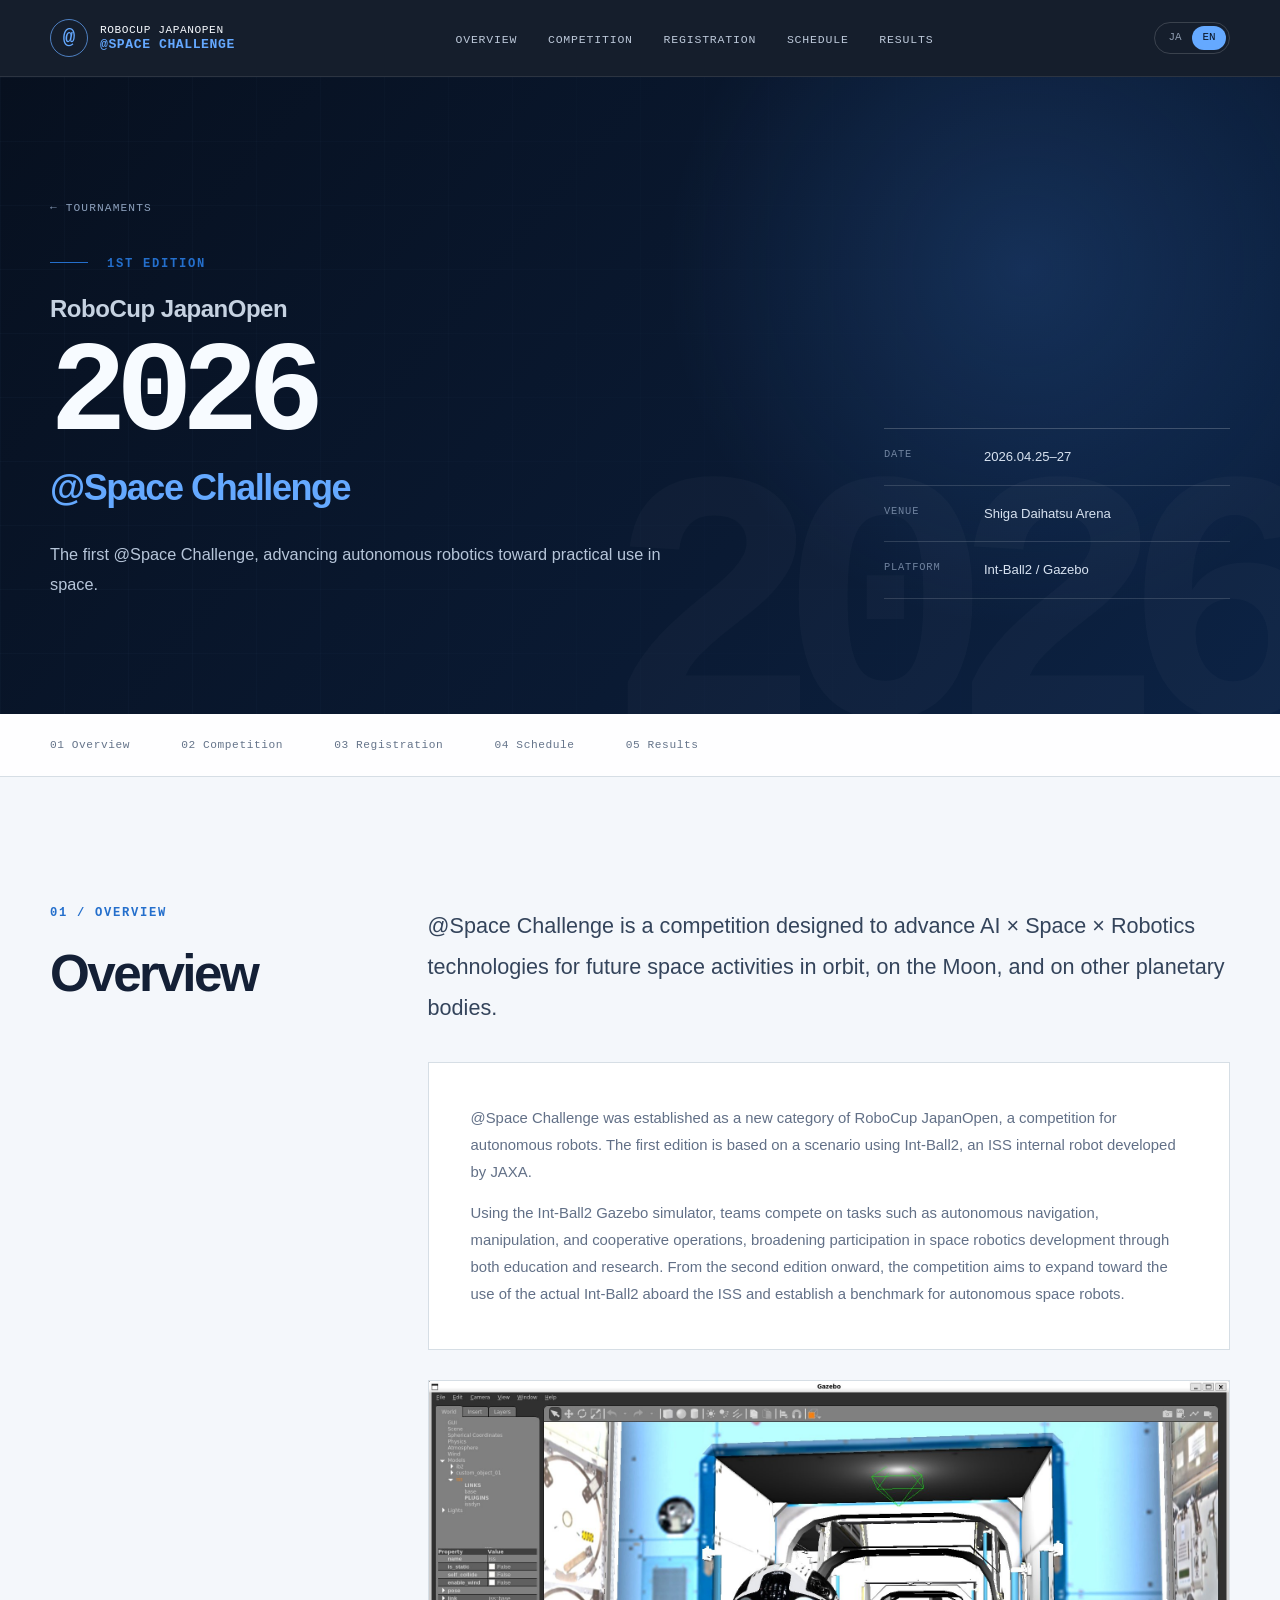
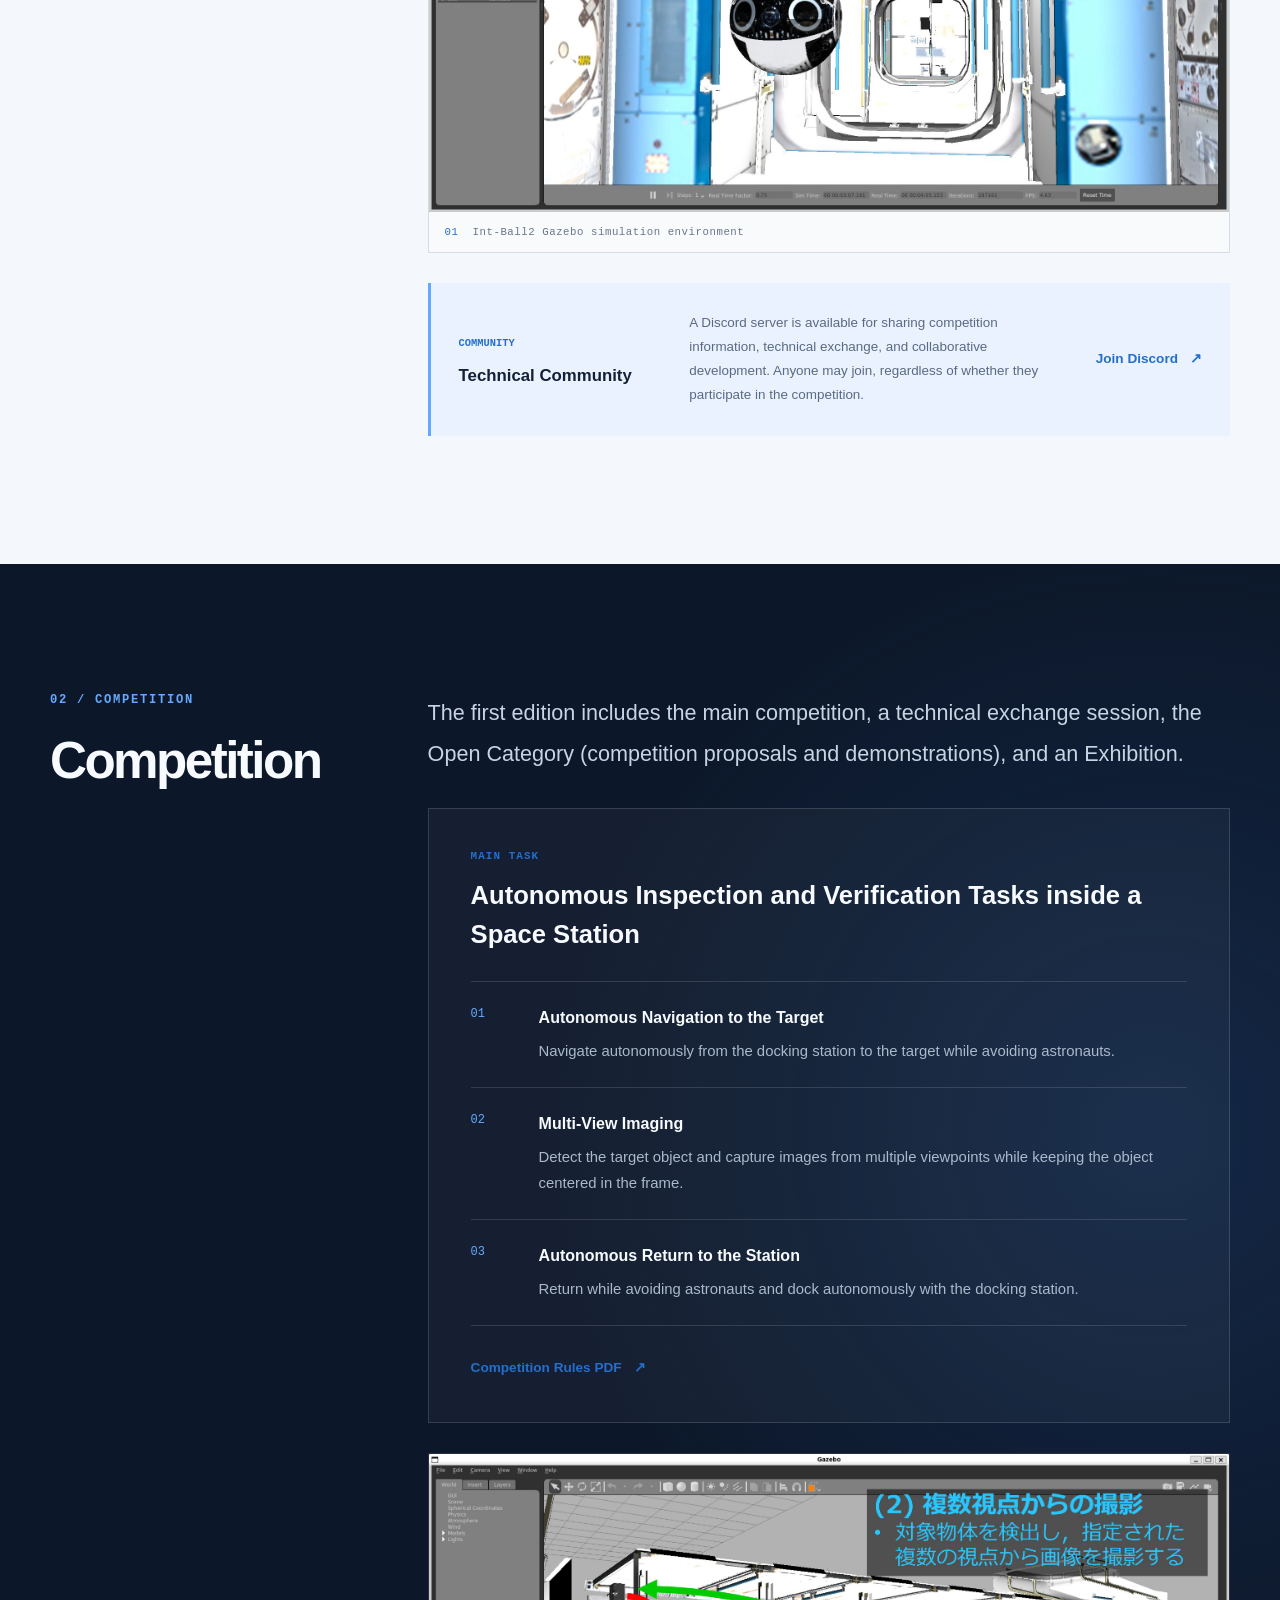
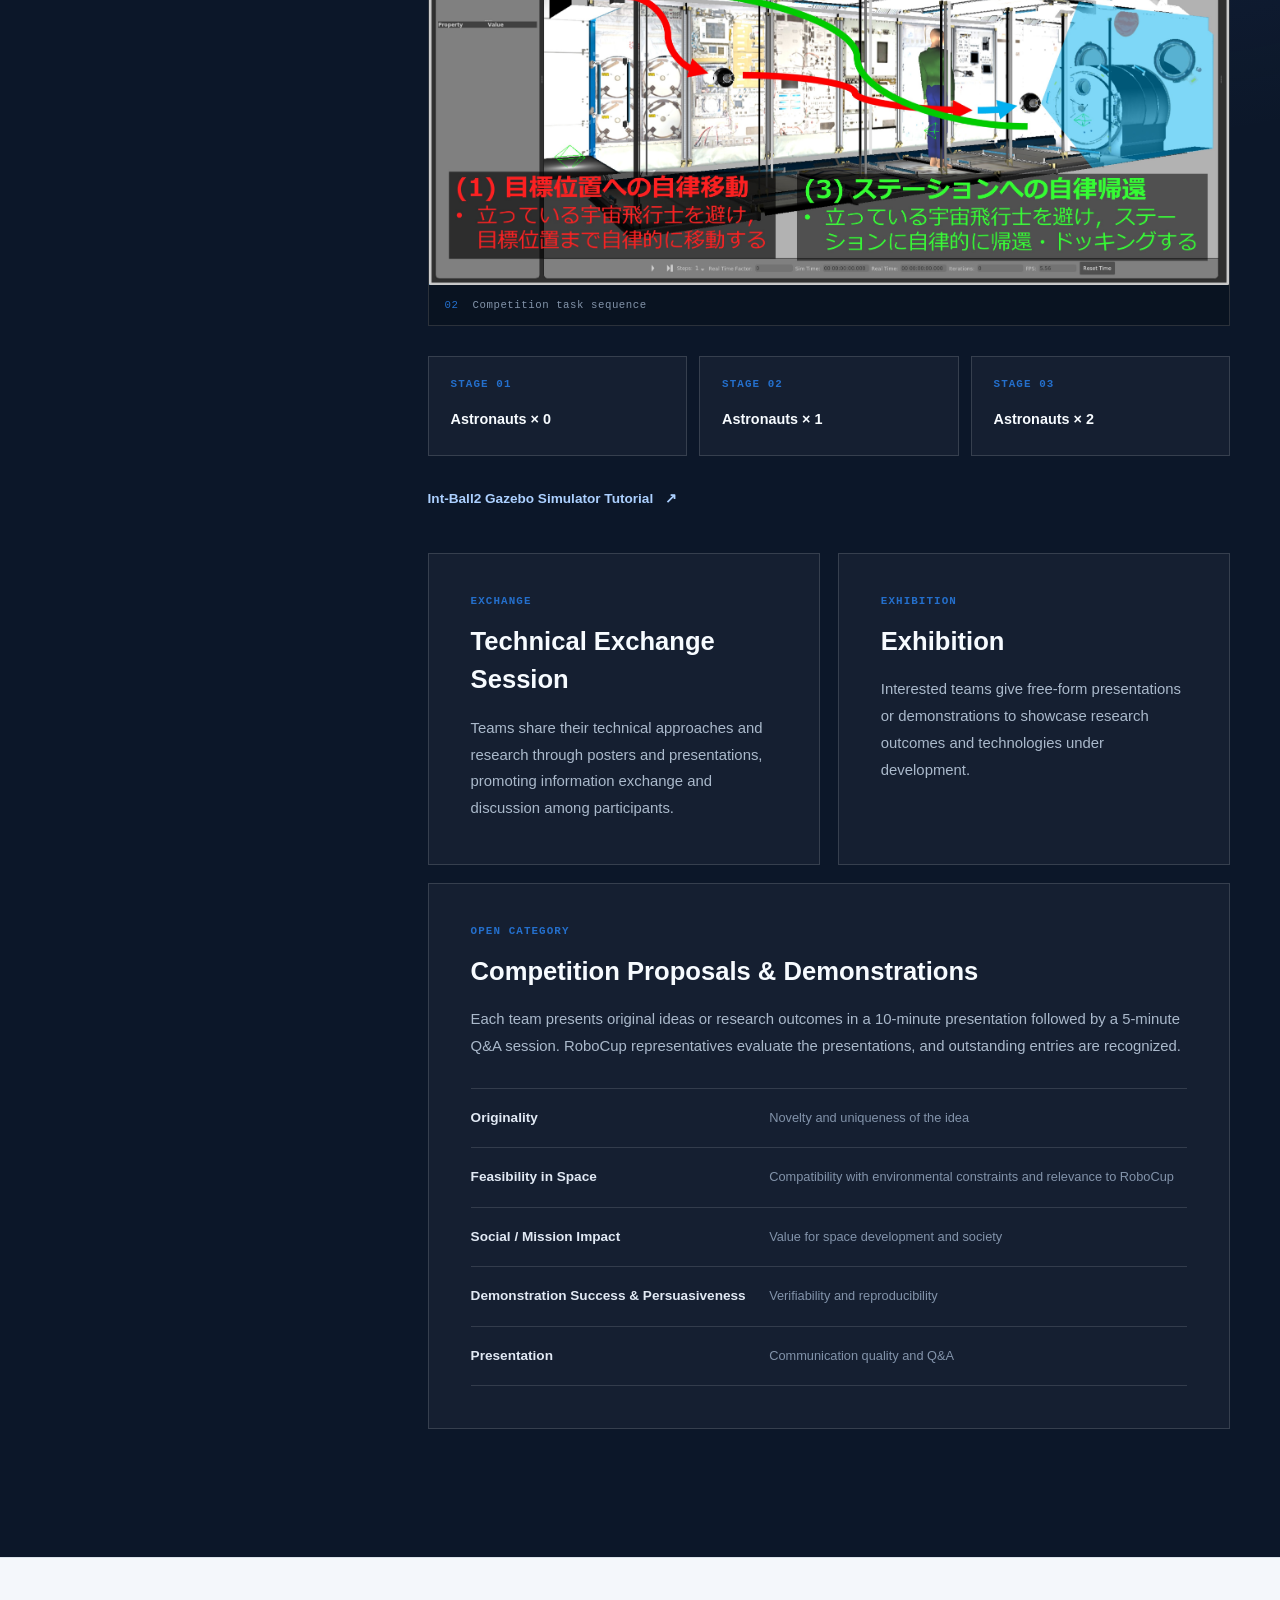
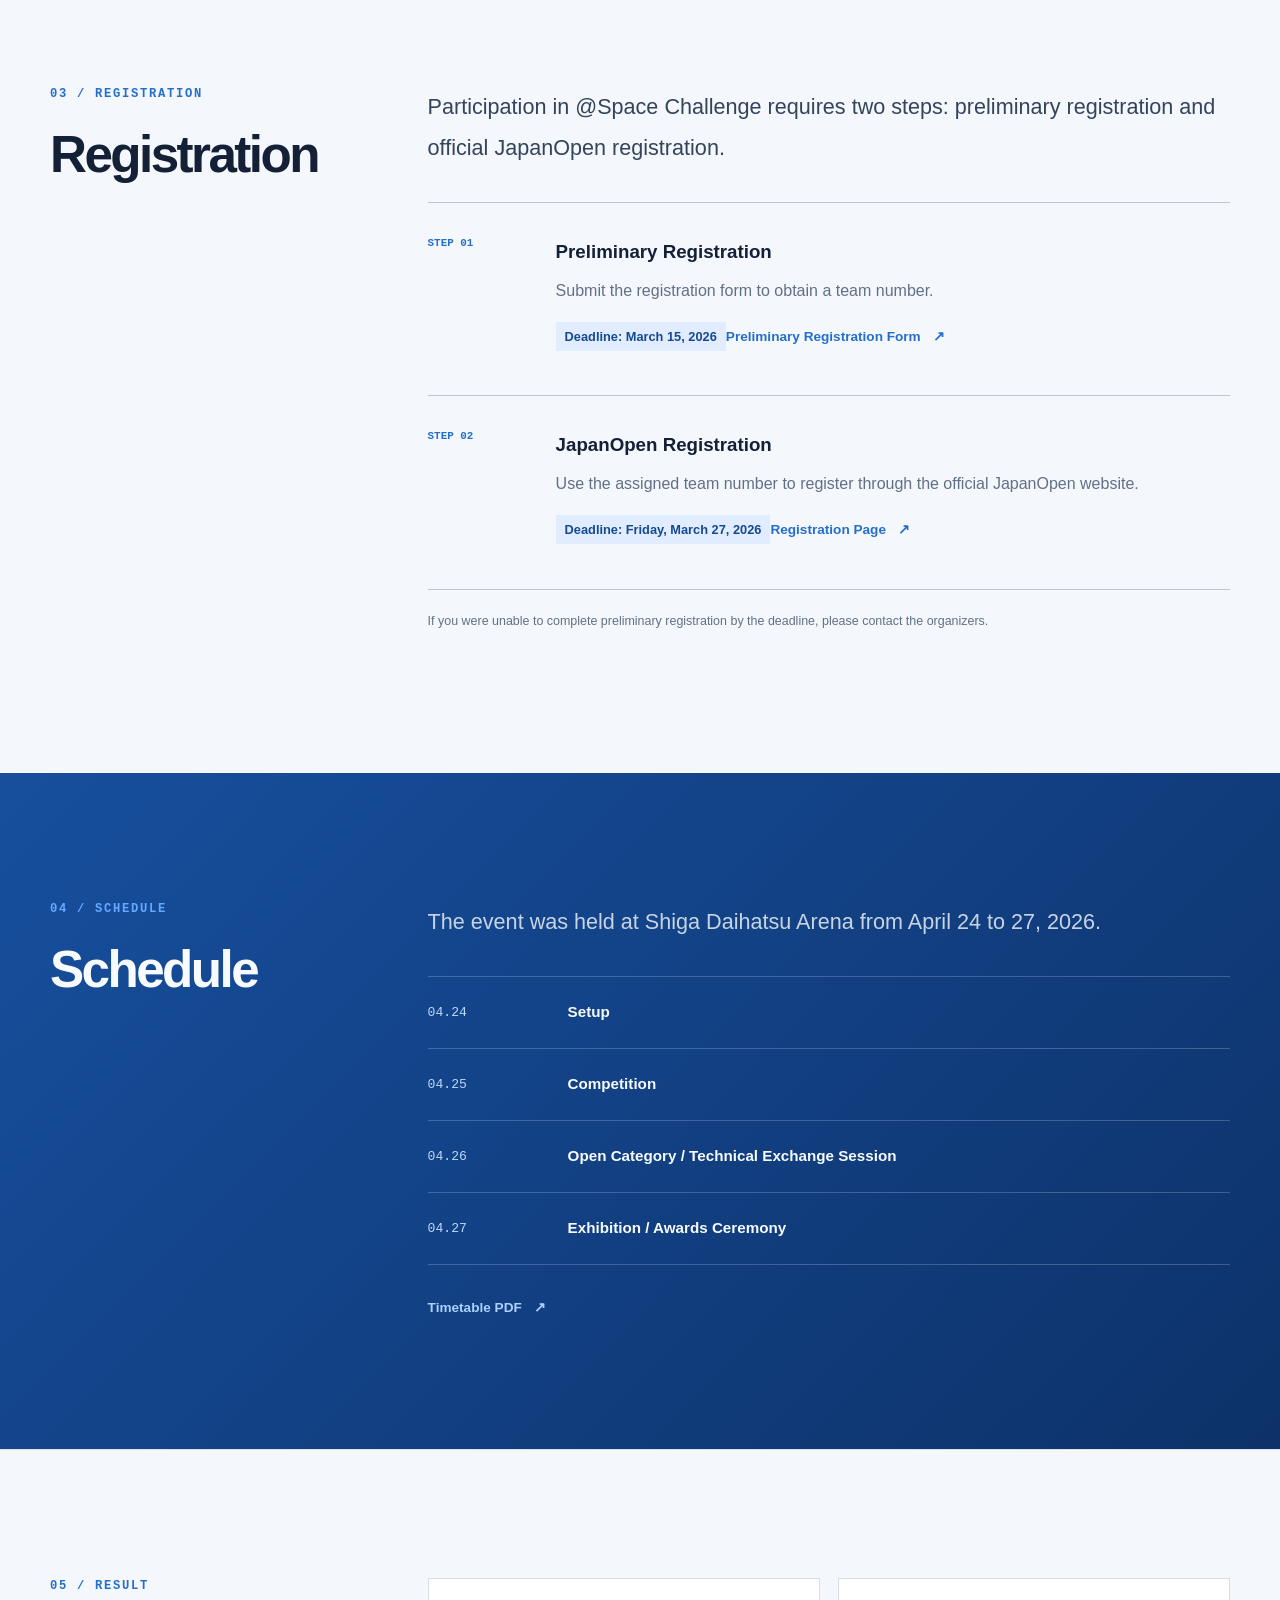
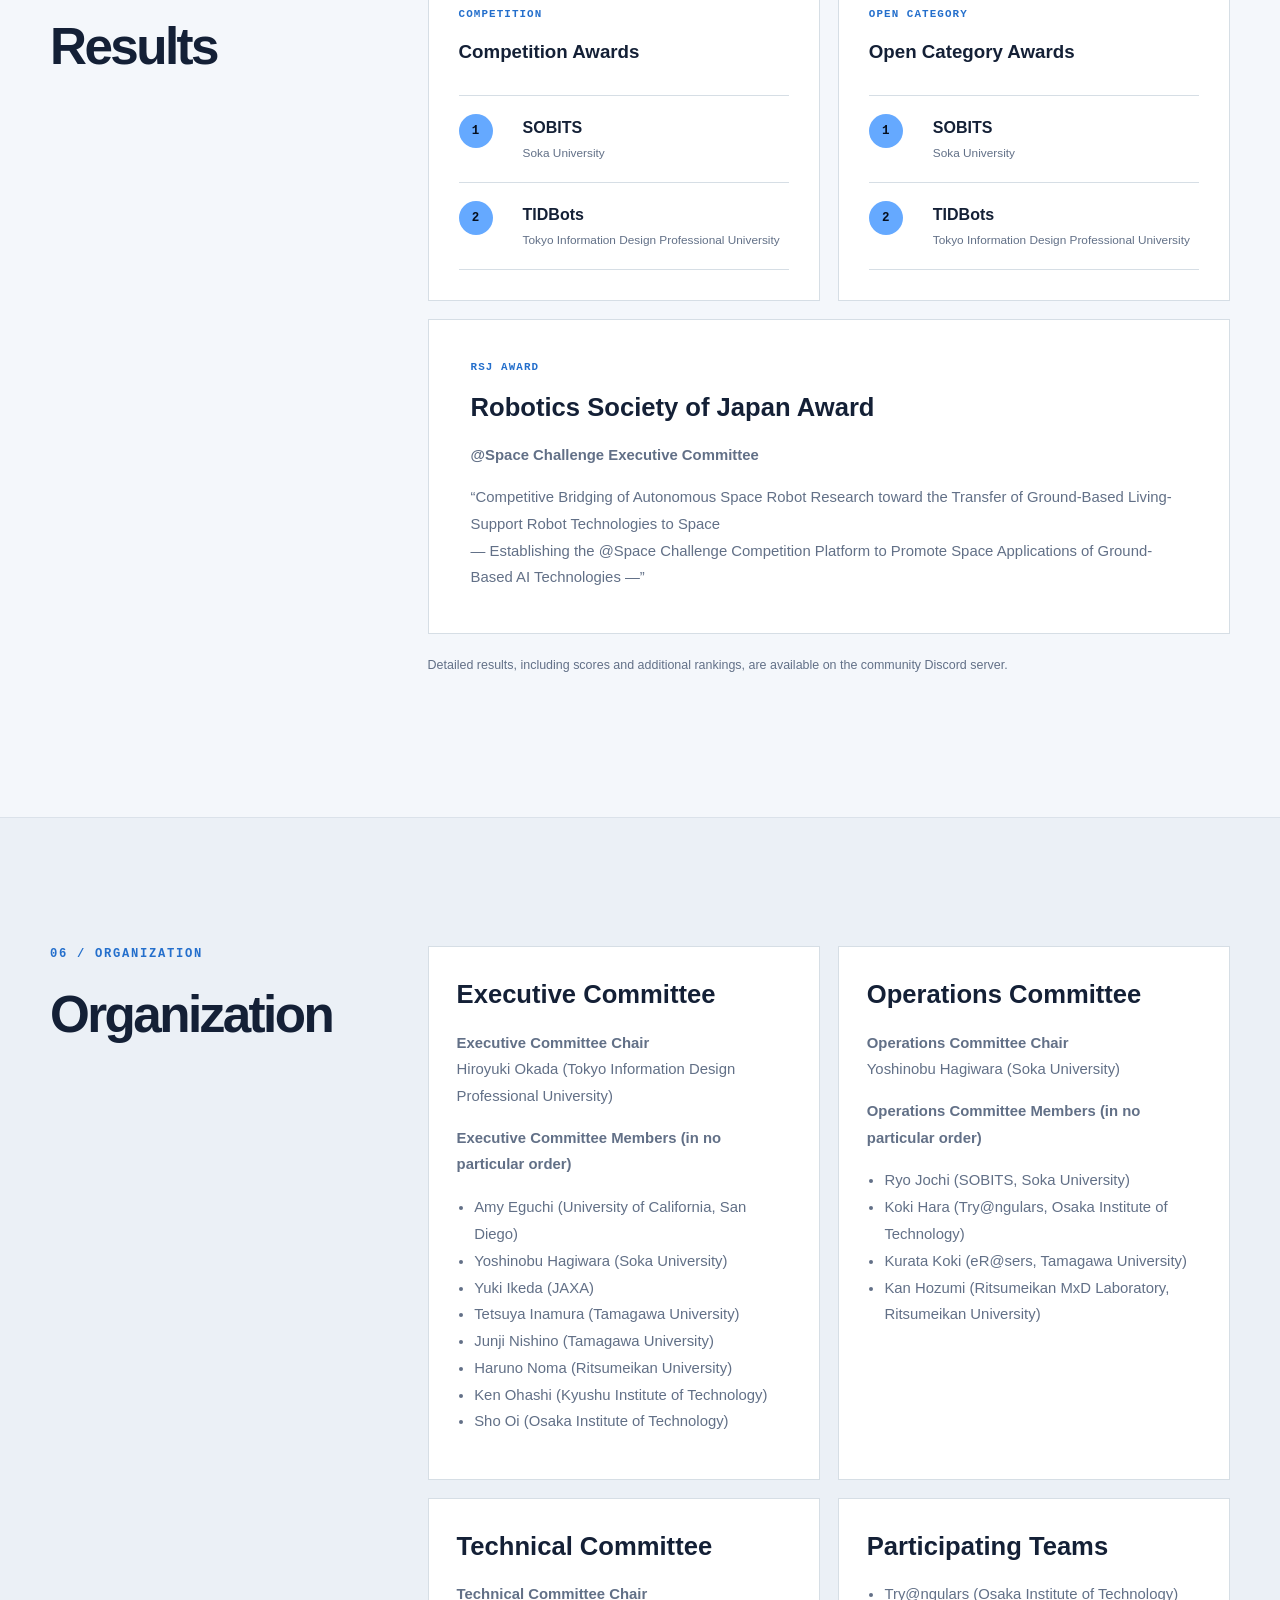
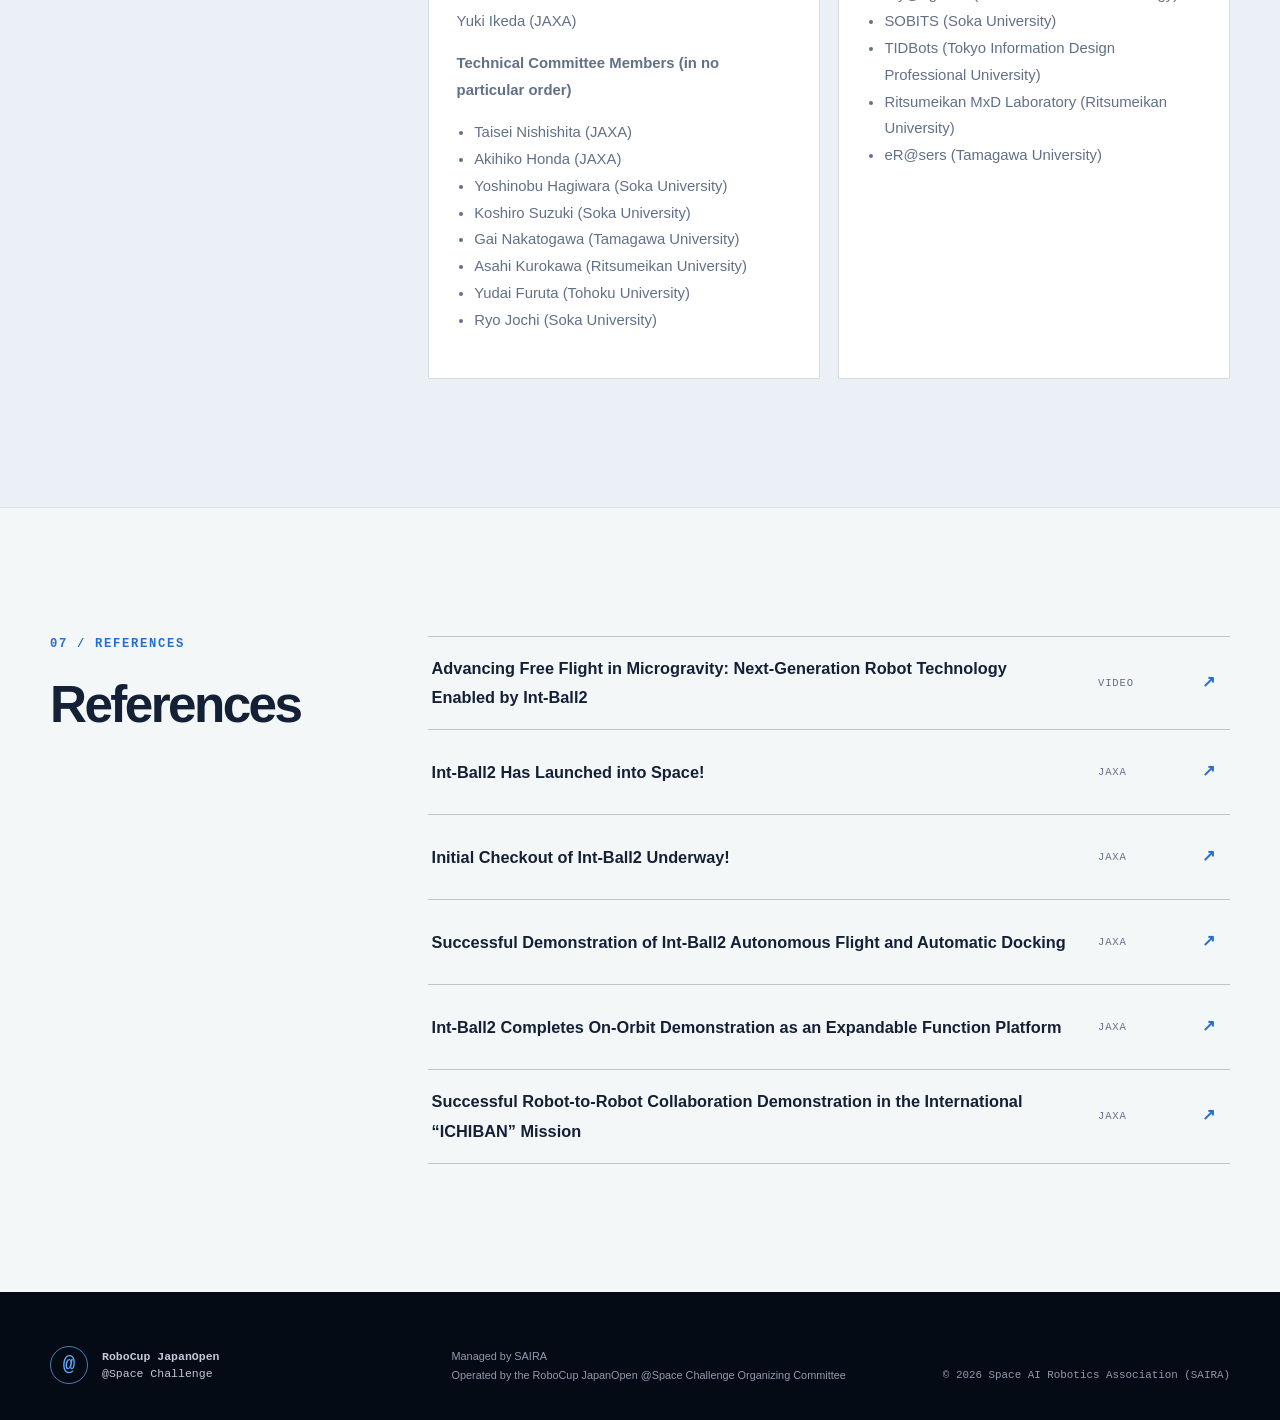
<file: en/years/2026.html>
<!doctype html>
<html lang="en">
  <head>
    <meta charset="UTF-8" />
    <meta name="viewport" content="width=device-width, initial-scale=1.0" />
    <title>RoboCup JapanOpen 2026 @Space Challenge | Tournament Information</title>
    <meta name="description" content="Overview, competition details, registration information, schedule, and results for RoboCup JapanOpen 2026 @Space Challenge." />
    <meta name="theme-color" content="#07101f" />
    <link rel="icon" type="image/svg+xml" href="data:image/svg+xml,%3Csvg xmlns='http://www.w3.org/2000/svg' viewBox='0 0 64 64'%3E%3Crect width='64' height='64' rx='16' fill='%2307101f'/%3E%3Ccircle cx='32' cy='32' r='17' fill='none' stroke='%2365a9ff' stroke-width='4'/%3E%3Cpath d='M12 38c12-8 28-11 42-6' fill='none' stroke='%239bc7ff' stroke-width='4' stroke-linecap='round'/%3E%3Ccircle cx='50' cy='31' r='4' fill='%23fff'/%3E%3C/svg%3E" />
    <link rel="stylesheet" href="../../styles.css" />
  </head>
  <body class="year-page">
    <a class="skip-link" href="#main-content">Skip to main content</a>

    <header class="site-header">
      <div class="container header-inner">
        <a class="brand" href="../index.html" aria-label="RoboCup JapanOpen @Space Challenge home">
          <span class="brand-mark" aria-hidden="true">@</span>
          <span class="brand-copy"><span>RoboCup JapanOpen</span><strong>@Space Challenge</strong></span>
        </a>
        <nav class="main-nav" aria-label="Tournament year navigation">
          <ul class="nav-list">
            <li><a href="#overview">Overview</a></li>
            <li><a href="#competition">Competition</a></li>
            <li><a href="#registration">Registration</a></li>
            <li><a href="#schedule">Schedule</a></li>
            <li><a href="#result">Results</a></li>
          </ul>
        </nav>
        <div class="lang-switch" aria-label="Language selection">
          <a class="lang-button" href="../../years/2026.html" hreflang="ja">JA</a>
          <a class="lang-button active" href="2026.html" aria-current="page">EN</a>
        </div>
      </div>
    </header>

    <main id="main-content">
      <section class="year-hero" data-year="2026">
        <div class="year-hero-grid" aria-hidden="true"></div>
        <div class="container year-hero-inner">
          <div>
            <a class="breadcrumb" href="../index.html#tournaments">← TOURNAMENTS</a>
            <p class="eyebrow"><span></span> 1ST EDITION</p>
            <h1><small>RoboCup JapanOpen</small>2026 <em>@Space Challenge</em></h1>
            <p class="year-lead">The first @Space Challenge, advancing autonomous robotics toward practical use in space.</p>
          </div>
          <dl class="year-meta">
            <div><dt>DATE</dt><dd>2026.04.25–27</dd></div>
            <div><dt>VENUE</dt><dd>Shiga Daihatsu Arena</dd></div>
            <div><dt>PLATFORM</dt><dd>Int-Ball2 / Gazebo</dd></div>
          </dl>
        </div>
      </section>

      <div class="year-local-nav">
        <div class="container">
          <a href="#overview">01 Overview</a><a href="#competition">02 Competition</a><a href="#registration">03 Registration</a><a href="#schedule">04 Schedule</a><a href="#result">05 Results</a>
        </div>
      </div>

      <section class="year-section">
        <div class="container year-section-grid">
          <header id="overview"><p class="section-index">01 / OVERVIEW</p><h2>Overview</h2></header>
          <div class="year-content">
            <p class="section-lead">@Space Challenge is a competition designed to advance AI × Space × Robotics technologies for future space activities in orbit, on the Moon, and on other planetary bodies.</p>
            <div class="content-card prose-card">
              <p>@Space Challenge was established as a new category of RoboCup JapanOpen, a competition for autonomous robots. The first edition is based on a scenario using Int-Ball2, an ISS internal robot developed by JAXA.</p>
              <p>Using the Int-Ball2 Gazebo simulator, teams compete on tasks such as autonomous navigation, manipulation, and cooperative operations, broadening participation in space robotics development through both education and research. From the second edition onward, the competition aims to expand toward the use of the actual Int-Ball2 aboard the ISS and establish a benchmark for autonomous space robots.</p>
            </div>
            <figure class="year-figure">
              <img src="../../img/intball2_gazebo.jpg" alt="Int-Ball2 flying in a Gazebo environment simulating the interior of the ISS" />
              <figcaption><span>01</span> Int-Ball2 Gazebo simulation environment</figcaption>
            </figure>
            <div class="notice-card">
              <div><span>COMMUNITY</span><h3>Technical Community</h3></div>
              <p>A Discord server is available for sharing competition information, technical exchange, and collaborative development. Anyone may join, regardless of whether they participate in the competition.</p>
              <a class="inline-action" href="https://discord.gg/nCs4AzANwt" target="_blank" rel="noopener noreferrer">Join Discord <span aria-hidden="true">↗</span></a>
            </div>
          </div>
        </div>
      </section>

      <section class="year-section year-section-dark">
        <div class="container year-section-grid">
          <header id="competition"><p class="section-index">02 / COMPETITION</p><h2>Competition</h2></header>
          <div class="year-content">
            <p class="section-lead">The first edition includes the main competition, a technical exchange session, the Open Category (competition proposals and demonstrations), and an Exhibition.</p>
            <article class="content-card dark-card">
              <span class="content-label">MAIN TASK</span>
              <h3>Autonomous Inspection and Verification Tasks inside a Space Station</h3>
              <ol class="task-steps">
                <li><span>01</span><div><strong>Autonomous Navigation to the Target</strong><p>Navigate autonomously from the docking station to the target while avoiding astronauts.</p></div></li>
                <li><span>02</span><div><strong>Multi-View Imaging</strong><p>Detect the target object and capture images from multiple viewpoints while keeping the object centered in the frame.</p></div></li>
                <li><span>03</span><div><strong>Autonomous Return to the Station</strong><p>Return while avoiding astronauts and dock autonomously with the docking station.</p></div></li>
              </ol>
              <p><a class="inline-action" href="../../docs/2026/rcjp2026_rule.pdf">Competition Rules PDF <span aria-hidden="true">↗</span></a></p>
            </article>
            <figure class="year-figure dark-figure">
              <img src="../../img/robocup_space_task.jpg" alt="Diagram of the competition task sequence: autonomous navigation, multi-view imaging, and autonomous return" />
              <figcaption><span>02</span> Competition task sequence</figcaption>
            </figure>
            <div class="stage-grid">
              <article><span>STAGE 01</span><strong>Astronauts × 0</strong></article>
              <article><span>STAGE 02</span><strong>Astronauts × 1</strong></article>
              <article><span>STAGE 03</span><strong>Astronauts × 2</strong></article>
            </div>
            <p><a class="inline-action light-link" href="https://qiita.com/YukiIkeda_robot/items/aed18db60e41e4fa6a52" target="_blank" rel="noopener noreferrer">Int-Ball2 Gazebo Simulator Tutorial <span aria-hidden="true">↗</span></a></p>

            <div class="program-grid">
              <article class="content-card dark-card"><span class="content-label">EXCHANGE</span><h3>Technical Exchange Session</h3><p>Teams share their technical approaches and research through posters and presentations, promoting information exchange and discussion among participants.</p></article>
              <article class="content-card dark-card"><span class="content-label">EXHIBITION</span><h3>Exhibition</h3><p>Interested teams give free-form presentations or demonstrations to showcase research outcomes and technologies under development.</p></article>
            </div>

            <article class="content-card dark-card">
              <span class="content-label">OPEN CATEGORY</span>
              <h3>Competition Proposals & Demonstrations</h3>
              <p>Each team presents original ideas or research outcomes in a 10-minute presentation followed by a 5-minute Q&A session. RoboCup representatives evaluate the presentations, and outstanding entries are recognized.</p>
              <ol class="criteria-list">
                <li><strong>Originality</strong><span>Novelty and uniqueness of the idea</span></li>
                <li><strong>Feasibility in Space</strong><span>Compatibility with environmental constraints and relevance to RoboCup</span></li>
                <li><strong>Social / Mission Impact</strong><span>Value for space development and society</span></li>
                <li><strong>Demonstration Success & Persuasiveness</strong><span>Verifiability and reproducibility</span></li>
                <li><strong>Presentation</strong><span>Communication quality and Q&A</span></li>
              </ol>
            </article>
          </div>
        </div>
      </section>

      <section class="year-section">
        <div class="container year-section-grid">
          <header id="registration"><p class="section-index">03 / REGISTRATION</p><h2>Registration</h2></header>
          <div class="year-content">
            <p class="section-lead">Participation in @Space Challenge requires two steps: preliminary registration and official JapanOpen registration.</p>
            <ol class="registration-flow">
              <li><span>STEP 01</span><div><h3>Preliminary Registration</h3><p>Submit the registration form to obtain a team number.</p><p class="deadline">Deadline: March 15, 2026</p><a class="inline-action" href="https://forms.gle/teT7eBbSvphzZG5M8" target="_blank" rel="noopener noreferrer">Preliminary Registration Form <span aria-hidden="true">↗</span></a></div></li>
              <li><span>STEP 02</span><div><h3>JapanOpen Registration</h3><p>Use the assigned team number to register through the official JapanOpen website.</p><p class="deadline">Deadline: Friday, March 27, 2026</p><a class="inline-action" href="https://www.robocup.or.jp/JapanOpen2026/registration.html" target="_blank" rel="noopener noreferrer">Registration Page <span aria-hidden="true">↗</span></a></div></li>
            </ol>
            <p class="small-note">If you were unable to complete preliminary registration by the deadline, please contact the organizers.</p>
          </div>
        </div>
      </section>

      <section class="year-section blue-section">
        <div class="container year-section-grid">
          <header id="schedule"><p class="section-index">04 / SCHEDULE</p><h2>Schedule</h2></header>
          <div class="year-content">
            <p class="section-lead">The event was held at Shiga Daihatsu Arena from April 24 to 27, 2026.</p>
            <ol class="schedule-list">
              <li><time datetime="2026-04-24">04.24</time><strong>Setup</strong></li>
              <li><time datetime="2026-04-25">04.25</time><strong>Competition</strong></li>
              <li><time datetime="2026-04-26">04.26</time><strong>Open Category / Technical Exchange Session</strong></li>
              <li><time datetime="2026-04-27">04.27</time><strong>Exhibition / Awards Ceremony</strong></li>
            </ol>
            <a class="inline-action light-link" href="../../docs/2026/rcjp2026_timetable.pdf">Timetable PDF <span aria-hidden="true">↗</span></a>
          </div>
        </div>
      </section>

      <section class="year-section">
        <div class="container year-section-grid">
          <header id="result"><p class="section-index">05 / RESULT</p><h2>Results</h2></header>
          <div class="year-content">
            <div class="award-grid">
              <article class="award-card"><span>COMPETITION</span><h3>Competition Awards</h3><ol><li><b>1</b><div><strong>SOBITS</strong><small>Soka University</small></div></li><li><b>2</b><div><strong>TIDBots</strong><small>Tokyo Information Design Professional University</small></div></li></ol></article>
              <article class="award-card"><span>OPEN CATEGORY</span><h3>Open Category Awards</h3><ol><li><b>1</b><div><strong>SOBITS</strong><small>Soka University</small></div></li><li><b>2</b><div><strong>TIDBots</strong><small>Tokyo Information Design Professional University</small></div></li></ol></article>
            </div>
            <article class="content-card prose-card"><span class="content-label">RSJ AWARD</span><h3>Robotics Society of Japan Award</h3><p><strong>@Space Challenge Executive Committee</strong></p><p>“Competitive Bridging of Autonomous Space Robot Research toward the Transfer of Ground-Based Living-Support Robot Technologies to Space<br />— Establishing the @Space Challenge Competition Platform to Promote Space Applications of Ground-Based AI Technologies —”</p></article>
            <p class="small-note">Detailed results, including scores and additional rankings, are available on the community Discord server.</p>
          </div>
        </div>
      </section>

      <section class="year-section committee-section">
        <div class="container year-section-grid">
          <header><p class="section-index">06 / ORGANIZATION</p><h2>Organization</h2></header>
          <div class="year-content committee-grid">
            <article class="content-card prose-card"><h3>Executive Committee</h3><p><strong>Executive Committee Chair</strong><br />Hiroyuki Okada (Tokyo Information Design Professional University)</p><p><strong>Executive Committee Members (in no particular order)</strong></p><ul><li>Amy Eguchi (University of California, San Diego)</li><li>Yoshinobu Hagiwara (Soka University)</li><li>Yuki Ikeda (JAXA)</li><li>Tetsuya Inamura (Tamagawa University)</li><li>Junji Nishino (Tamagawa University)</li><li>Haruno Noma (Ritsumeikan University)</li><li>Ken Ohashi (Kyushu Institute of Technology)</li><li>Sho Oi (Osaka Institute of Technology)</li></ul></article>
            <article class="content-card prose-card"><h3>Operations Committee</h3><p><strong>Operations Committee Chair</strong><br />Yoshinobu Hagiwara (Soka University)</p><p><strong>Operations Committee Members (in no particular order)</strong></p><ul><li>Ryo Jochi (SOBITS, Soka University)</li><li>Koki Hara (Try@ngulars, Osaka Institute of Technology)</li><li>Kurata Koki (eR@sers, Tamagawa University)</li><li>Kan Hozumi (Ritsumeikan MxD Laboratory, Ritsumeikan University)</li></ul></article>
            <article class="content-card prose-card"><h3>Technical Committee</h3><p><strong>Technical Committee Chair</strong><br />Yuki Ikeda (JAXA)</p><p><strong>Technical Committee Members (in no particular order)</strong></p><ul><li>Taisei Nishishita (JAXA)</li><li>Akihiko Honda (JAXA)</li><li>Yoshinobu Hagiwara (Soka University)</li><li>Koshiro Suzuki (Soka University)</li><li>Gai Nakatogawa (Tamagawa University)</li><li>Asahi Kurokawa (Ritsumeikan University)</li><li>Yudai Furuta (Tohoku University)</li><li>Ryo Jochi (Soka University)</li></ul></article>
            <article class="content-card prose-card"><h3>Participating Teams</h3><ul><li>Try@ngulars (Osaka Institute of Technology)</li><li>SOBITS (Soka University)</li><li>TIDBots (Tokyo Information Design Professional University)</li><li>Ritsumeikan MxD Laboratory (Ritsumeikan University)</li><li>eR@sers (Tamagawa University)</li></ul></article>
          </div>
        </div>
      </section>

      <section class="year-section resource-section">
        <div class="container year-section-grid">
          <header><p class="section-index">07 / REFERENCES</p><h2>References</h2></header>
          <div class="year-content"><ul class="resource-list compact-resources">
            <li><a href="https://youtu.be/scgxLm3BY4k" target="_blank" rel="noopener noreferrer"><span>Advancing Free Flight in Microgravity: Next-Generation Robot Technology Enabled by Int-Ball2</span><small>VIDEO</small><b aria-hidden="true">↗</b></a></li>
            <li><a href="https://humans-in-space.jaxa.jp/news/detail/003155.html" target="_blank" rel="noopener noreferrer"><span>Int-Ball2 Has Launched into Space!</span><small>JAXA</small><b aria-hidden="true">↗</b></a></li>
            <li><a href="https://humans-in-space.jaxa.jp/news/detail/003518.html" target="_blank" rel="noopener noreferrer"><span>Initial Checkout of Int-Ball2 Underway!</span><small>JAXA</small><b aria-hidden="true">↗</b></a></li>
            <li><a href="https://www.kenkai.jaxa.jp/research/innovation/intball2.html" target="_blank" rel="noopener noreferrer"><span>Successful Demonstration of Int-Ball2 Autonomous Flight and Automatic Docking</span><small>JAXA</small><b aria-hidden="true">↗</b></a></li>
            <li><a href="https://humans-in-space.jaxa.jp/biz-lab/news/detail/004741.html" target="_blank" rel="noopener noreferrer"><span>Int-Ball2 Completes On-Orbit Demonstration as an Expandable Function Platform</span><small>JAXA</small><b aria-hidden="true">↗</b></a></li>
            <li><a href="https://www.jaxa.jp/press/2025/07/20250731-1_j.html" target="_blank" rel="noopener noreferrer"><span>Successful Robot-to-Robot Collaboration Demonstration in the International “ICHIBAN” Mission</span><small>JAXA</small><b aria-hidden="true">↗</b></a></li>
          </ul></div>
        </div>
      </section>
    </main>

    <footer class="site-footer"><div class="container footer-grid"><div class="footer-brand"><span class="brand-mark" aria-hidden="true">@</span><p><strong>RoboCup JapanOpen</strong><br />@Space Challenge</p></div><p class="footer-operator">Managed by SAIRA<br />Operated by the RoboCup JapanOpen @Space Challenge Organizing Committee</p><p class="copyright">© 2026 Space AI Robotics Association (SAIRA)</p></div></footer>
  </body>
</html>
</file>
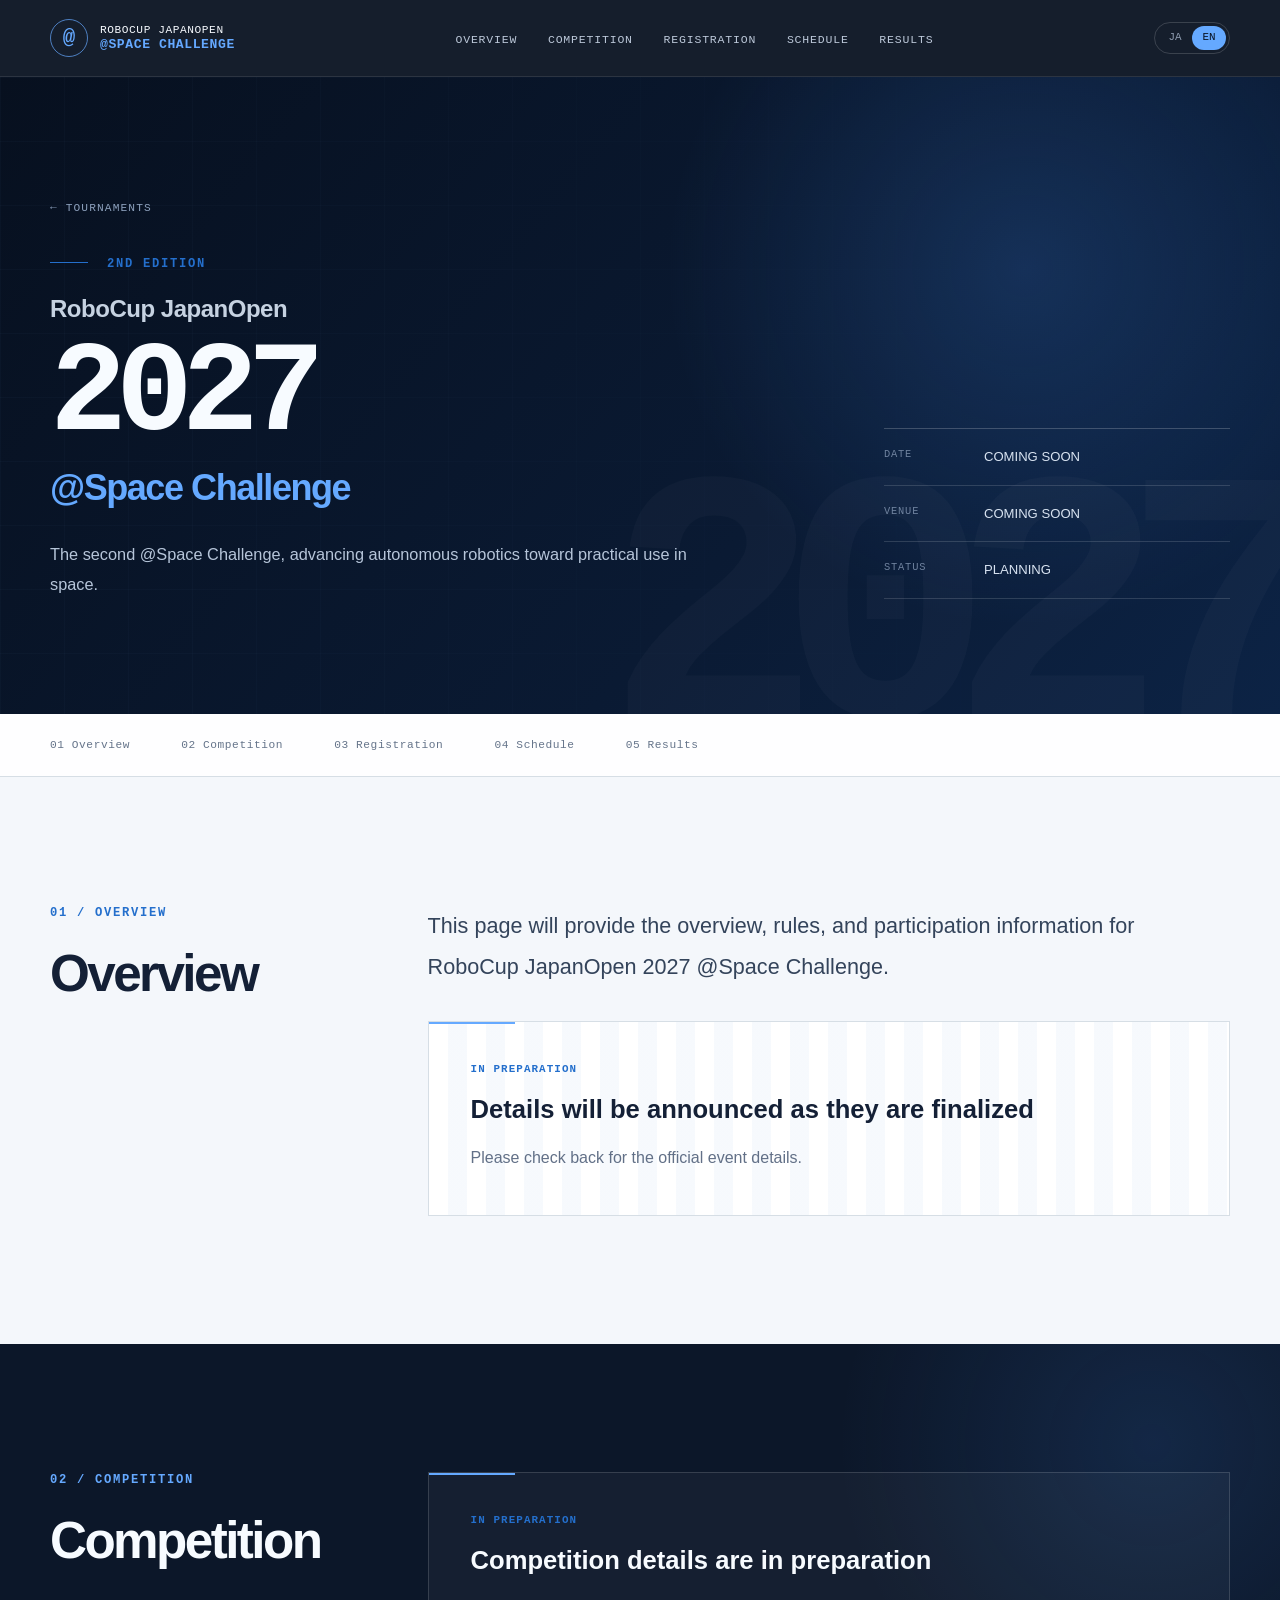
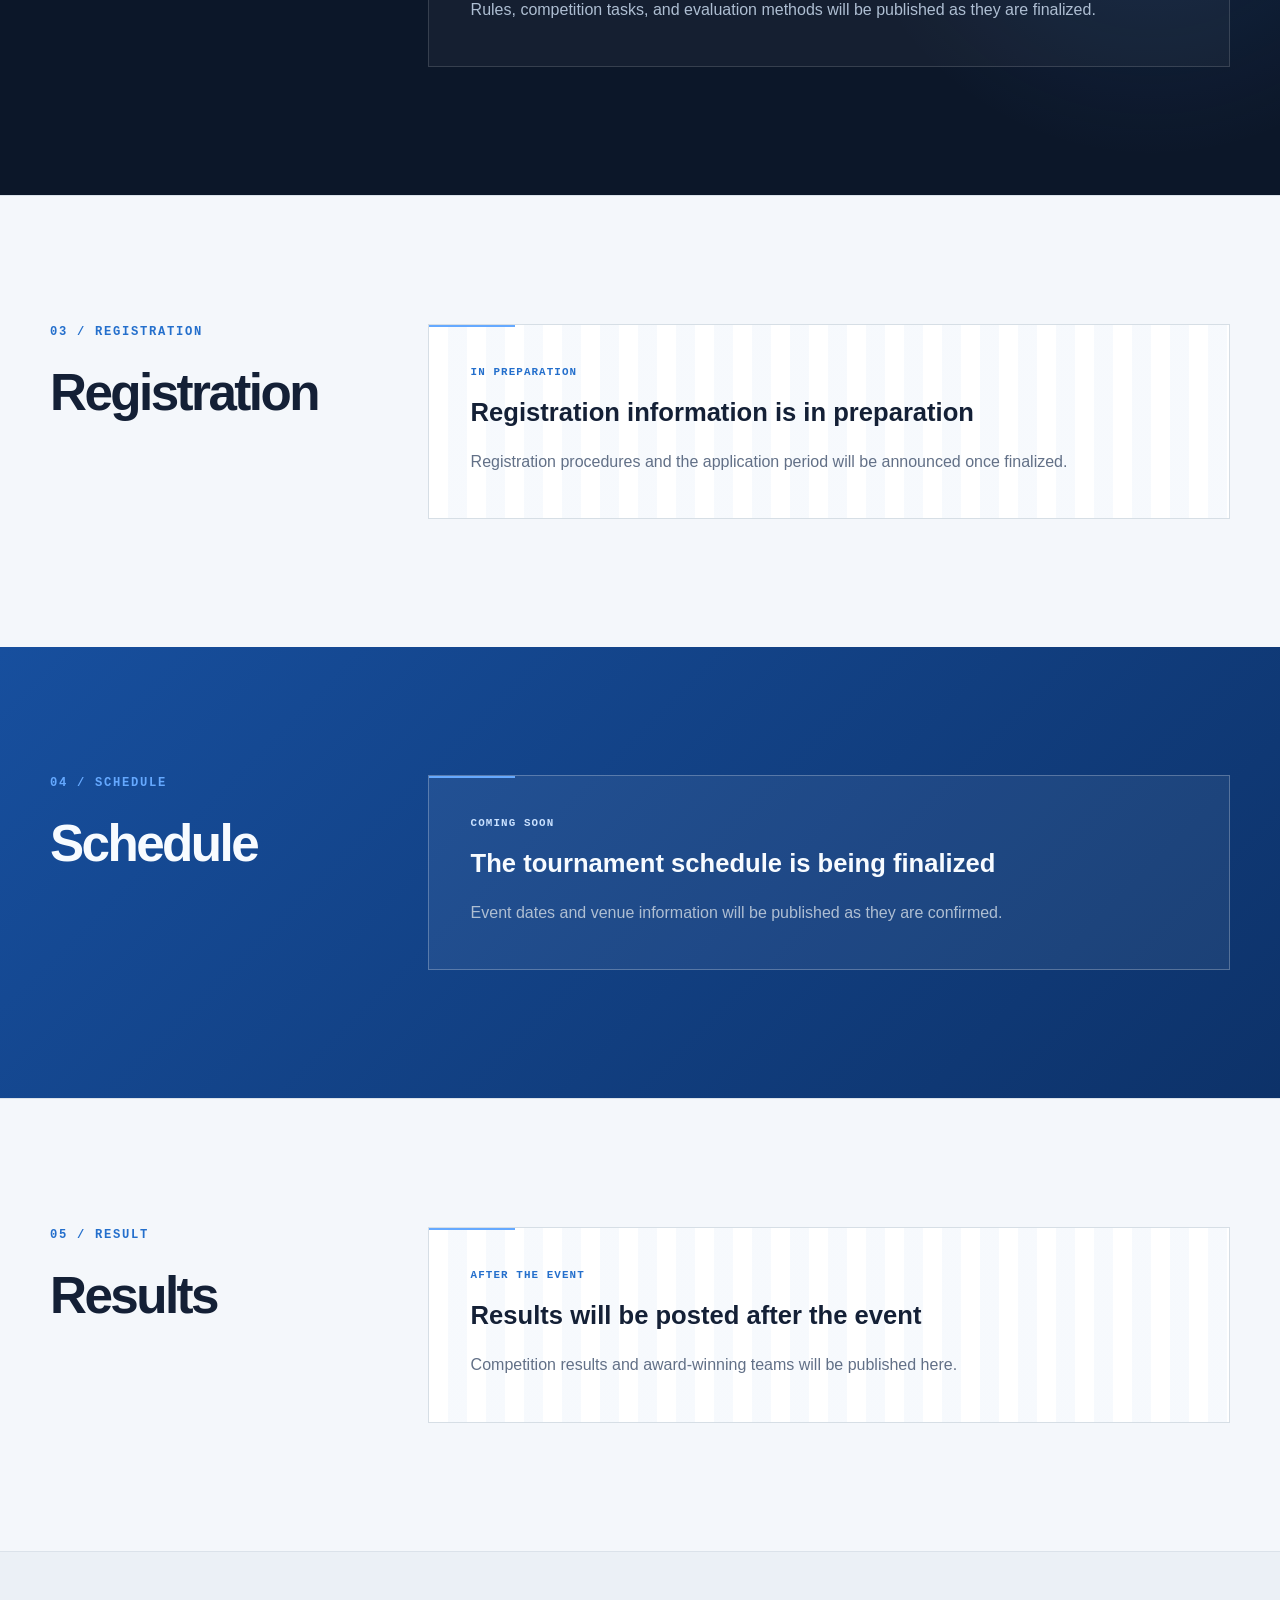
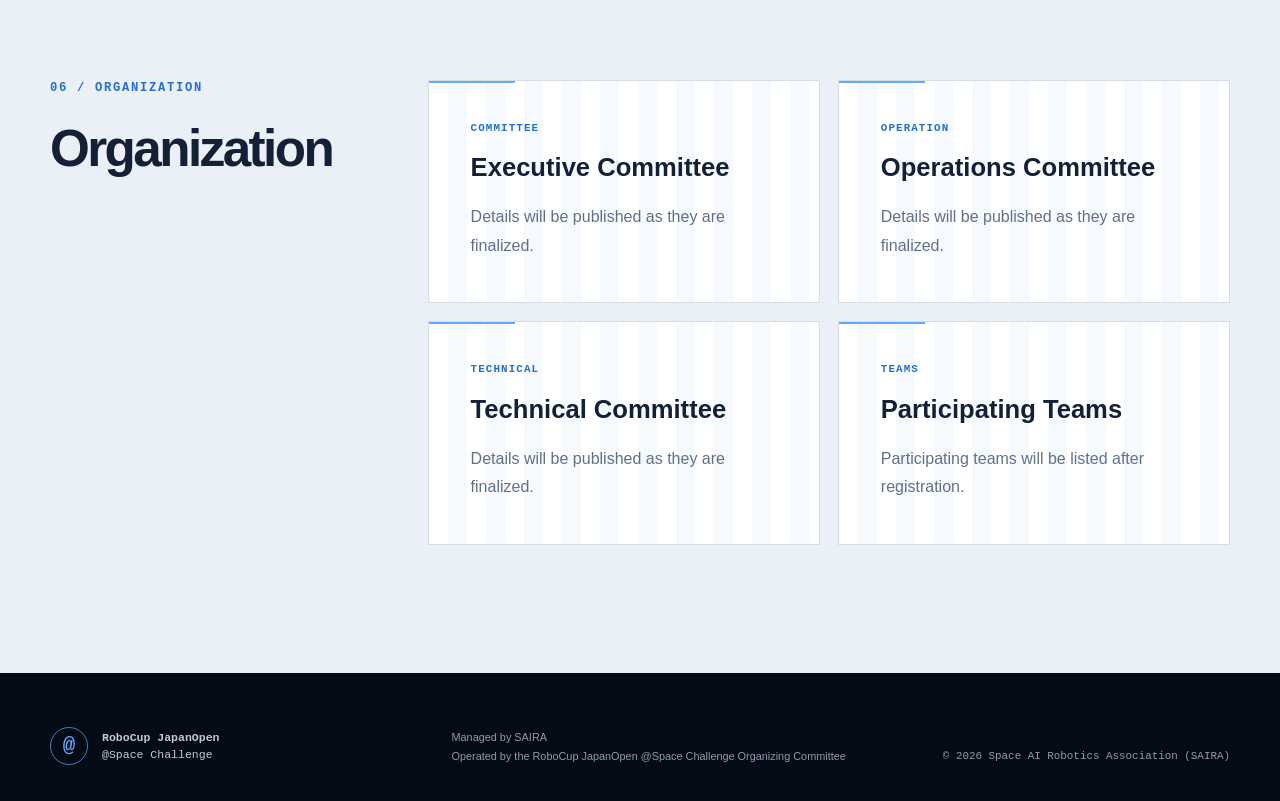
<file: en/years/2027.html>
<!doctype html>
<html lang="en">
  <head>
    <meta charset="UTF-8" />
    <meta name="viewport" content="width=device-width, initial-scale=1.0" />
    <title>RoboCup JapanOpen 2027 @Space Challenge | Tournament Information</title>
    <meta name="description" content="Tournament information for RoboCup JapanOpen 2027 @Space Challenge." />
    <meta name="theme-color" content="#07101f" />
    <link rel="icon" type="image/svg+xml" href="data:image/svg+xml,%3Csvg xmlns='http://www.w3.org/2000/svg' viewBox='0 0 64 64'%3E%3Crect width='64' height='64' rx='16' fill='%2307101f'/%3E%3Ccircle cx='32' cy='32' r='17' fill='none' stroke='%2365a9ff' stroke-width='4'/%3E%3Cpath d='M12 38c12-8 28-11 42-6' fill='none' stroke='%239bc7ff' stroke-width='4' stroke-linecap='round'/%3E%3Ccircle cx='50' cy='31' r='4' fill='%23fff'/%3E%3C/svg%3E" />
    <link rel="stylesheet" href="../../styles.css" />
  </head>
  <body class="year-page">
    <a class="skip-link" href="#main-content">Skip to main content</a>
    <header class="site-header"><div class="container header-inner"><a class="brand" href="../index.html" aria-label="RoboCup JapanOpen @Space Challenge home"><span class="brand-mark" aria-hidden="true">@</span><span class="brand-copy"><span>RoboCup JapanOpen</span><strong>@Space Challenge</strong></span></a><nav class="main-nav" aria-label="Tournament year navigation"><ul class="nav-list"><li><a href="#overview">Overview</a></li><li><a href="#competition">Competition</a></li><li><a href="#registration">Registration</a></li><li><a href="#schedule">Schedule</a></li><li><a href="#result">Results</a></li></ul></nav><div class="lang-switch" aria-label="Language selection"><a class="lang-button" href="../../years/2027.html" hreflang="ja">JA</a><a class="lang-button active" href="2027.html" aria-current="page">EN</a></div></div></header>

    <main id="main-content">
      <section class="year-hero" data-year="2027"><div class="year-hero-grid" aria-hidden="true"></div><div class="container year-hero-inner"><div><a class="breadcrumb" href="../index.html#tournaments">← TOURNAMENTS</a><p class="eyebrow"><span></span> 2ND EDITION</p><h1><small>RoboCup JapanOpen</small>2027 <em>@Space Challenge</em></h1><p class="year-lead">The second @Space Challenge, advancing autonomous robotics toward practical use in space.</p></div><dl class="year-meta"><div><dt>DATE</dt><dd>COMING SOON</dd></div><div><dt>VENUE</dt><dd>COMING SOON</dd></div><div><dt>STATUS</dt><dd>PLANNING</dd></div></dl></div></section>
      <div class="year-local-nav"><div class="container"><a href="#overview">01 Overview</a><a href="#competition">02 Competition</a><a href="#registration">03 Registration</a><a href="#schedule">04 Schedule</a><a href="#result">05 Results</a></div></div>

      <section class="year-section"><div class="container year-section-grid"><header id="overview"><p class="section-index">01 / OVERVIEW</p><h2>Overview</h2></header><div class="year-content"><p class="section-lead">This page will provide the overview, rules, and participation information for RoboCup JapanOpen 2027 @Space Challenge.</p><div class="pending-card"><span>IN PREPARATION</span><h3>Details will be announced as they are finalized</h3><p>Please check back for the official event details.</p></div></div></div></section>
      <section class="year-section year-section-dark"><div class="container year-section-grid"><header id="competition"><p class="section-index">02 / COMPETITION</p><h2>Competition</h2></header><div class="year-content"><div class="pending-card dark-pending"><span>IN PREPARATION</span><h3>Competition details are in preparation</h3><p>Rules, competition tasks, and evaluation methods will be published as they are finalized.</p></div></div></div></section>
      <section class="year-section"><div class="container year-section-grid"><header id="registration"><p class="section-index">03 / REGISTRATION</p><h2>Registration</h2></header><div class="year-content"><div class="pending-card"><span>IN PREPARATION</span><h3>Registration information is in preparation</h3><p>Registration procedures and the application period will be announced once finalized.</p></div></div></div></section>
      <section class="year-section blue-section"><div class="container year-section-grid"><header id="schedule"><p class="section-index">04 / SCHEDULE</p><h2>Schedule</h2></header><div class="year-content"><div class="pending-card blue-pending"><span>COMING SOON</span><h3>The tournament schedule is being finalized</h3><p>Event dates and venue information will be published as they are confirmed.</p></div></div></div></section>
      <section class="year-section"><div class="container year-section-grid"><header id="result"><p class="section-index">05 / RESULT</p><h2>Results</h2></header><div class="year-content"><div class="pending-card"><span>AFTER THE EVENT</span><h3>Results will be posted after the event</h3><p>Competition results and award-winning teams will be published here.</p></div></div></div></section>
      <section class="year-section committee-section"><div class="container year-section-grid"><header><p class="section-index">06 / ORGANIZATION</p><h2>Organization</h2></header><div class="year-content committee-grid"><article class="pending-card"><span>COMMITTEE</span><h3>Executive Committee</h3><p>Details will be published as they are finalized.</p></article><article class="pending-card"><span>OPERATION</span><h3>Operations Committee</h3><p>Details will be published as they are finalized.</p></article><article class="pending-card"><span>TECHNICAL</span><h3>Technical Committee</h3><p>Details will be published as they are finalized.</p></article><article class="pending-card"><span>TEAMS</span><h3>Participating Teams</h3><p>Participating teams will be listed after registration.</p></article></div></div></section>
    </main>
    <footer class="site-footer"><div class="container footer-grid"><div class="footer-brand"><span class="brand-mark" aria-hidden="true">@</span><p><strong>RoboCup JapanOpen</strong><br />@Space Challenge</p></div><p class="footer-operator">Managed by SAIRA<br />Operated by the RoboCup JapanOpen @Space Challenge Organizing Committee</p><p class="copyright">© 2026 Space AI Robotics Association (SAIRA)</p></div></footer>
  </body>
</html>
</file>
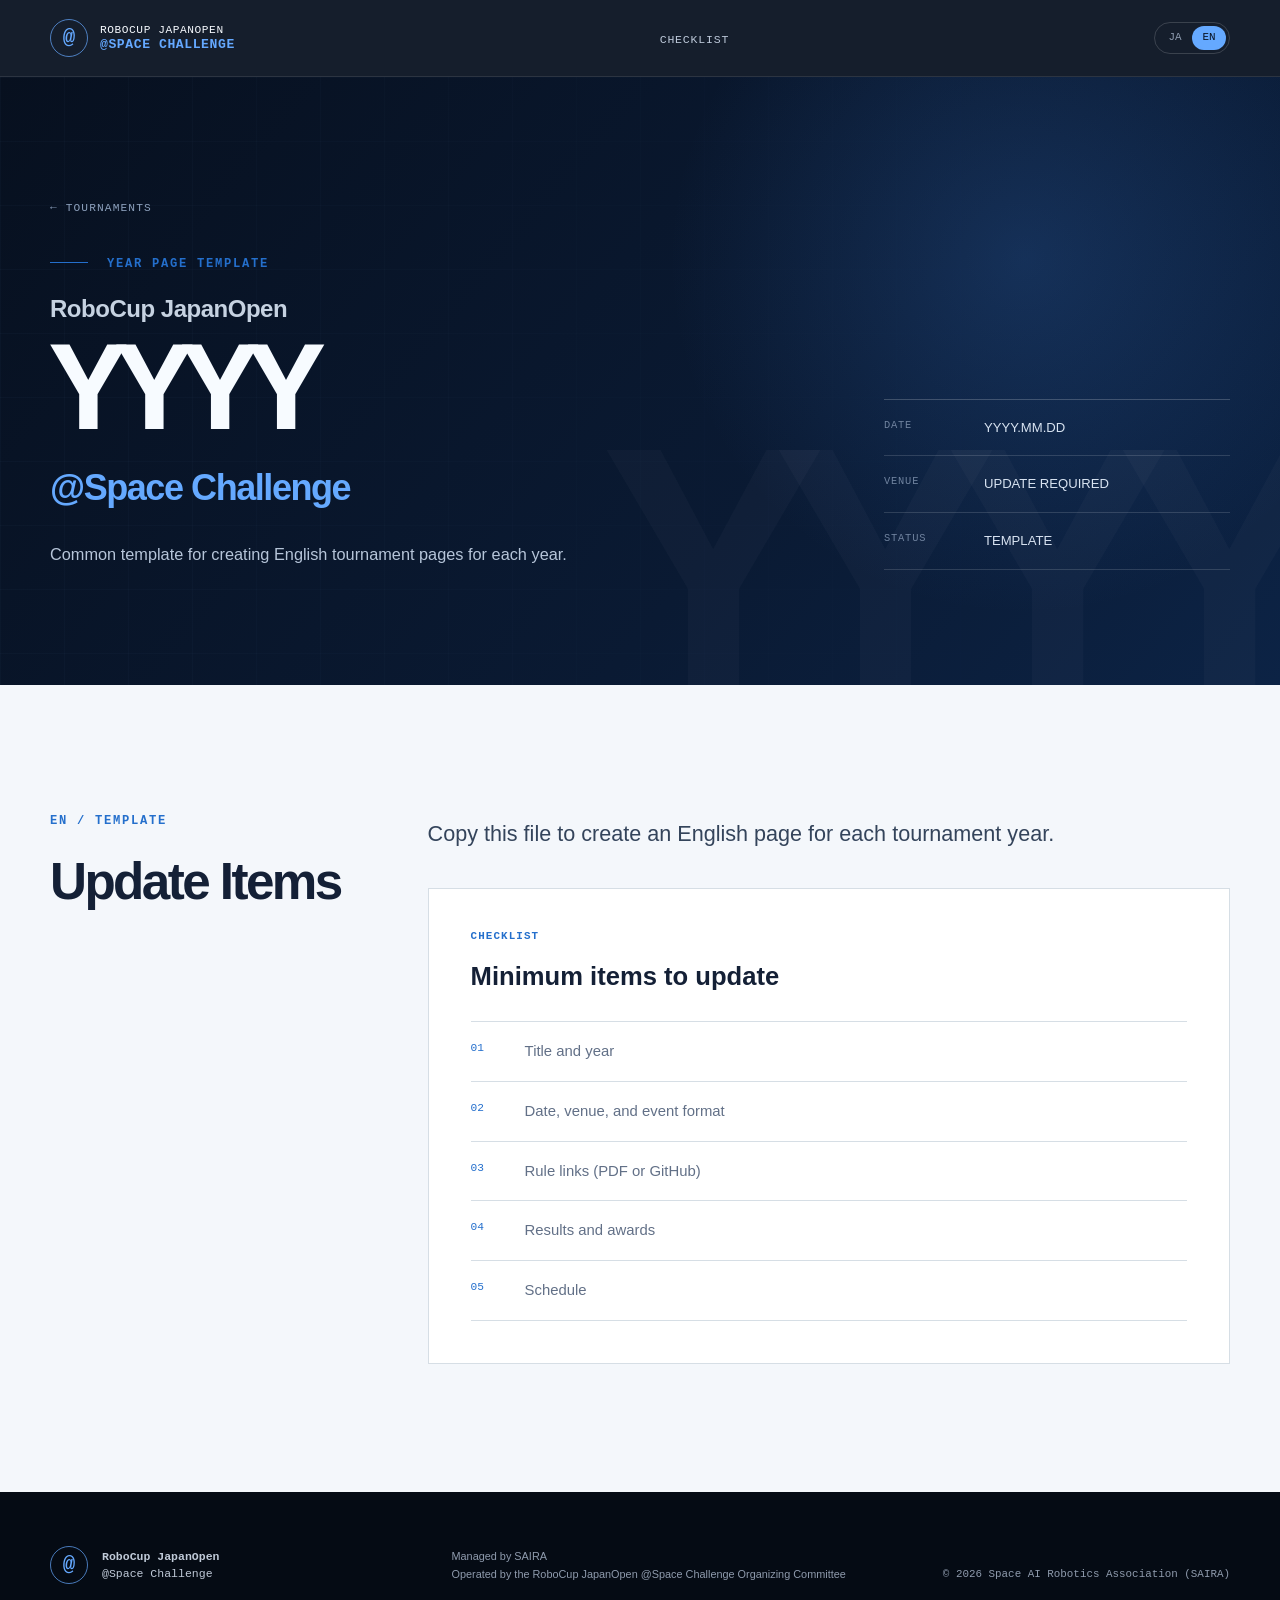
<file: en/years/template.html>
<!doctype html>
<html lang="en">
  <head>
    <meta charset="UTF-8" />
    <meta name="viewport" content="width=device-width, initial-scale=1.0" />
    <title>RoboCup JapanOpen @Space Challenge YYYY | Tournament Template</title>
    <meta name="description" content="English template for RoboCup JapanOpen @Space Challenge tournament year pages." />
    <meta name="theme-color" content="#07101f" />
    <link rel="icon" type="image/svg+xml" href="data:image/svg+xml,%3Csvg xmlns='http://www.w3.org/2000/svg' viewBox='0 0 64 64'%3E%3Crect width='64' height='64' rx='16' fill='%2307101f'/%3E%3Ccircle cx='32' cy='32' r='17' fill='none' stroke='%2365a9ff' stroke-width='4'/%3E%3Cpath d='M12 38c12-8 28-11 42-6' fill='none' stroke='%239bc7ff' stroke-width='4' stroke-linecap='round'/%3E%3Ccircle cx='50' cy='31' r='4' fill='%23fff'/%3E%3C/svg%3E" />
    <link rel="stylesheet" href="../../styles.css" />
  </head>
  <body class="year-page">
    <a class="skip-link" href="#main-content">Skip to main content</a>
    <header class="site-header"><div class="container header-inner"><a class="brand" href="../index.html" aria-label="RoboCup JapanOpen @Space Challenge home"><span class="brand-mark" aria-hidden="true">@</span><span class="brand-copy"><span>RoboCup JapanOpen</span><strong>@Space Challenge</strong></span></a><nav class="main-nav" aria-label="Template navigation"><ul class="nav-list"><li><a href="#checklist">Checklist</a></li></ul></nav><div class="lang-switch" aria-label="Language selection"><a class="lang-button" href="../../years/template.html" hreflang="ja">JA</a><a class="lang-button active" href="template.html" aria-current="page">EN</a></div></div></header>
    <main id="main-content">
      <section class="year-hero" data-year="YYYY"><div class="year-hero-grid" aria-hidden="true"></div><div class="container year-hero-inner"><div><a class="breadcrumb" href="../index.html#tournaments">← TOURNAMENTS</a><p class="eyebrow"><span></span> YEAR PAGE TEMPLATE</p><h1><small>RoboCup JapanOpen</small>YYYY <em>@Space Challenge</em></h1><p class="year-lead">Common template for creating English tournament pages for each year.</p></div><dl class="year-meta"><div><dt>DATE</dt><dd>YYYY.MM.DD</dd></div><div><dt>VENUE</dt><dd>UPDATE REQUIRED</dd></div><div><dt>STATUS</dt><dd>TEMPLATE</dd></div></dl></div></section>
      <section class="year-section"><div class="container year-section-grid"><header id="checklist"><p class="section-index">EN / TEMPLATE</p><h2>Update Items</h2></header><div class="year-content"><p class="section-lead">Copy this file to create an English page for each tournament year.</p><div class="content-card prose-card"><span class="content-label">CHECKLIST</span><h3>Minimum items to update</h3><ol class="template-checklist"><li><span>01</span>Title and year</li><li><span>02</span>Date, venue, and event format</li><li><span>03</span>Rule links (PDF or GitHub)</li><li><span>04</span>Results and awards</li><li><span>05</span>Schedule</li></ol></div></div></div></section>
    </main>
    <footer class="site-footer"><div class="container footer-grid"><div class="footer-brand"><span class="brand-mark" aria-hidden="true">@</span><p><strong>RoboCup JapanOpen</strong><br />@Space Challenge</p></div><p class="footer-operator">Managed by SAIRA<br />Operated by the RoboCup JapanOpen @Space Challenge Organizing Committee</p><p class="copyright">© 2026 Space AI Robotics Association (SAIRA)</p></div></footer>
  </body>
</html>
</file>
<file: styles.css>
:root {
  --ink: #07101f;
  --ink-soft: #0c1729;
  --paper: #f4f7f8;
  --paper-bright: #ffffff;
  --text: #142036;
  --muted: #627087;
  --line: #d6dee5;
  --line-dark: rgba(255, 255, 255, 0.14);
  --teal: #65a9ff;
  --teal-dark: #246fcc;
  --white: #f7fbff;
  --mono: "Roboto Mono", "SFMono-Regular", Consolas, "Liberation Mono", monospace;
  --sans: "Noto Sans JP", "Hiragino Kaku Gothic ProN", "Yu Gothic", sans-serif;
  --shadow: 0 24px 70px rgba(7, 16, 31, 0.12);
}

*,
*::before,
*::after {
  box-sizing: border-box;
}

html {
  scroll-behavior: smooth;
  scroll-padding-top: 92px;
}

body {
  margin: 0;
  color: var(--text);
  background: var(--paper);
  font-family: var(--sans);
  font-size: 1rem;
  line-height: 1.8;
  -webkit-font-smoothing: antialiased;
}

body::selection {
  color: var(--ink);
  background: var(--teal);
}

a {
  color: inherit;
}

.container {
  width: min(1180px, calc(100% - 48px));
  margin-inline: auto;
}

.narrow-container {
  width: min(1000px, calc(100% - 48px));
}

.skip-link {
  position: fixed;
  z-index: 100;
  top: 12px;
  left: 12px;
  padding: 8px 14px;
  color: var(--ink);
  background: var(--teal);
  font-weight: 700;
  transform: translateY(-150%);
  transition: transform 0.2s ease;
}

.skip-link:focus {
  transform: translateY(0);
}

.site-header {
  position: sticky;
  z-index: 20;
  top: 0;
  border-bottom: 1px solid rgba(255, 255, 255, 0.1);
  background: rgba(7, 16, 31, 0.88);
  backdrop-filter: blur(16px);
}

.header-inner {
  min-height: 76px;
  display: grid;
  grid-template-columns: auto 1fr auto;
  align-items: center;
  gap: 32px;
}

.brand {
  display: inline-flex;
  align-items: center;
  gap: 12px;
  color: var(--white);
  text-decoration: none;
}

.brand-mark {
  width: 38px;
  height: 38px;
  display: inline-grid;
  place-items: center;
  flex: 0 0 auto;
  border: 1px solid rgba(101, 169, 255, 0.7);
  border-radius: 50%;
  color: var(--teal);
  font: 600 1.3rem/1 var(--mono);
}

.brand-copy {
  display: flex;
  flex-direction: column;
  font: 500 0.7rem/1.25 var(--mono);
  letter-spacing: 0.05em;
  text-transform: uppercase;
}

.brand-copy strong {
  font-size: 0.82rem;
  color: var(--teal);
}

.main-nav {
  justify-self: center;
}

.nav-list {
  margin: 0;
  padding: 0;
  display: flex;
  list-style: none;
  gap: clamp(16px, 2.4vw, 34px);
}

.nav-list a {
  position: relative;
  color: #bcc8d9;
  font: 500 0.72rem/1 var(--mono);
  letter-spacing: 0.07em;
  text-decoration: none;
  text-transform: uppercase;
  transition: color 0.2s ease;
}

.nav-list a::after {
  content: "";
  position: absolute;
  right: 0;
  bottom: -9px;
  left: 0;
  height: 1px;
  background: var(--teal);
  transform: scaleX(0);
  transform-origin: right;
  transition: transform 0.2s ease;
}

.nav-list a:hover,
.nav-list a:focus-visible {
  color: var(--white);
}

.nav-list a:hover::after,
.nav-list a:focus-visible::after {
  transform: scaleX(1);
  transform-origin: left;
}

.lang-switch {
  display: flex;
  border: 1px solid rgba(255, 255, 255, 0.16);
  border-radius: 999px;
  padding: 3px;
}

.lang-button {
  min-width: 34px;
  padding: 4px 8px;
  border-radius: 999px;
  color: #8f9db1;
  font: 500 0.68rem/1.4 var(--mono);
  text-align: center;
  text-decoration: none;
}

.lang-button.active {
  color: var(--ink);
  background: var(--teal);
}

.hero {
  position: relative;
  min-height: calc(100vh - 76px);
  overflow: hidden;
  color: var(--white);
  background:
    radial-gradient(circle at 74% 44%, rgba(53, 120, 155, 0.2), transparent 29%),
    radial-gradient(circle at 12% 20%, rgba(80, 104, 165, 0.13), transparent 30%),
    var(--ink);
}

.hero::after {
  content: "";
  position: absolute;
  right: -8vw;
  bottom: -24vw;
  width: 62vw;
  height: 62vw;
  border: 1px solid rgba(139, 184, 255, 0.1);
  border-radius: 50%;
  box-shadow: 0 0 0 7vw rgba(139, 184, 255, 0.025), 0 0 0 14vw rgba(139, 184, 255, 0.018);
  pointer-events: none;
}

.hero-grid-overlay {
  position: absolute;
  inset: 0;
  opacity: 0.3;
  background-image:
    linear-gradient(rgba(139, 184, 255, 0.09) 1px, transparent 1px),
    linear-gradient(90deg, rgba(139, 184, 255, 0.09) 1px, transparent 1px);
  background-size: 68px 68px;
  mask-image: linear-gradient(to bottom, black, transparent 88%);
  pointer-events: none;
}

.hero-layout {
  position: relative;
  z-index: 1;
  width: min(1480px, calc(100% - 48px));
  min-height: calc(100vh - 145px);
  padding: clamp(64px, 8vw, 118px) 0 72px;
  display: grid;
  grid-template-columns: minmax(320px, 1.2fr) minmax(500px, 1.1fr);
  align-items: center;
  gap: clamp(28px, 4vw, 64px);
}

.eyebrow,
.section-index {
  margin: 0 0 22px;
  color: var(--teal-dark);
  font: 600 0.76rem/1.4 var(--mono);
  letter-spacing: 0.14em;
}

.hero .eyebrow {
  color: var(--teal);
}

.eyebrow span {
  width: 38px;
  height: 1px;
  display: inline-block;
  margin: 0 10px 4px 0;
  background: currentColor;
}

h1,
h2,
h3,
p {
  margin-top: 0;
}

h1 {
  max-width: 800px;
  margin-bottom: 28px;
  font-size: clamp(2.2rem, 4.2vw, 4.2rem);
  font-weight: 700;
  line-height: 1.18;
  letter-spacing: -0.045em;
}

h1 em {
  color: var(--teal);
  font-style: normal;
}

.hero-lead {
  max-width: 670px;
  margin-bottom: 0;
  color: #b6c2d3;
  font-size: clamp(1rem, 1.3vw, 1.12rem);
  line-height: 2;
}

.button-group {
  margin-top: 38px;
  display: flex;
  flex-wrap: wrap;
  gap: 12px;
}

.button {
  min-height: 52px;
  display: inline-flex;
  align-items: center;
  justify-content: space-between;
  gap: 28px;
  padding: 12px 18px 12px 22px;
  border: 1px solid rgba(255, 255, 255, 0.2);
  border-radius: 2px;
  color: var(--white);
  font-size: 0.9rem;
  font-weight: 600;
  text-decoration: none;
  transition: transform 0.2s ease, background 0.2s ease, border-color 0.2s ease;
}

.button span {
  font-family: var(--mono);
}

.button.primary {
  color: var(--ink);
  border-color: var(--teal);
  background: var(--teal);
}

.button:hover,
.button:focus-visible {
  transform: translateY(-2px);
  border-color: var(--teal);
}

.button.secondary:hover,
.button.secondary:focus-visible {
  background: rgba(101, 169, 255, 0.08);
}

.hero-footnote {
  position: relative;
  z-index: 1;
  height: 69px;
  display: grid;
  grid-template-columns: auto auto 1fr auto;
  align-items: center;
  gap: 18px;
  color: #718097;
  font: 500 0.62rem/1 var(--mono);
  letter-spacing: 0.13em;
}

.hero-footnote i {
  height: 1px;
  background: rgba(255, 255, 255, 0.14);
}

.section {
  padding: clamp(60px, 6vw, 100px) 0;
}

.section-heading {
  margin-bottom: clamp(48px, 6vw, 76px);
}

.section-heading h2 {
  margin: 0;
  font-size: clamp(2rem, 4vw, 3.7rem);
  line-height: 1.25;
  letter-spacing: -0.045em;
}

.split-heading {
  display: grid;
  grid-template-columns: minmax(280px, 0.8fr) minmax(360px, 1.2fr);
  gap: 80px;
  align-items: end;
}

.split-heading > p {
  max-width: 640px;
  margin: 0 0 4px;
  color: var(--muted);
  font-size: 1.04rem;
}

.row-heading {
  display: flex;
  justify-content: space-between;
  align-items: end;
  gap: 32px;
}

.heading-note {
  margin: 0 0 7px;
  color: var(--muted);
  font-size: 0.86rem;
}

.grid {
  display: grid;
  gap: 18px;
}

.two-cols {
  grid-template-columns: repeat(2, minmax(0, 1fr));
}

.three-cols {
  grid-template-columns: repeat(3, minmax(0, 1fr));
}

.feature-card {
  position: relative;
  min-height: 250px;
  padding: 26px;
  border: 1px solid var(--line);
  background: rgba(255, 255, 255, 0.52);
  transition: transform 0.25s ease, background 0.25s ease, box-shadow 0.25s ease;
}

.feature-card:hover {
  transform: translateY(-5px);
  background: var(--paper-bright);
  box-shadow: var(--shadow);
}

.card-number {
  position: absolute;
  top: 22px;
  right: 24px;
  color: #9ba8b6;
  font: 500 0.66rem/1 var(--mono);
}

.feature-icon {
  width: 52px;
  height: 52px;
  margin-bottom: 24px;
  display: grid;
  place-items: center;
  border: 1px solid #a6b6c2;
  border-radius: 50%;
  color: var(--teal-dark);
  font: 500 1.2rem/1 var(--mono);
}

.feature-card h3 {
  margin-bottom: 10px;
  font-size: 1.28rem;
}

.feature-card p {
  margin: 0;
  color: var(--muted);
  font-size: 0.9rem;
  line-height: 1.85;
}

.dark-section {
  color: var(--white);
  background: var(--ink-soft);
}

.dark-section .section-index {
  color: var(--teal);
}

.dark-section .heading-note {
  color: #8290a4;
}

.timeline {
  margin: 0;
  padding: 0;
  border-top: 1px solid var(--line-dark);
  list-style: none;
}

.timeline li {
  min-height: 86px;
  display: grid;
  grid-template-columns: 140px 1fr 24px;
  align-items: center;
  gap: 28px;
  border-bottom: 1px solid var(--line-dark);
  transition: background 0.2s ease, padding 0.2s ease;
}

.timeline li:hover {
  padding-inline: 14px;
  background: rgba(255, 255, 255, 0.035);
}

.timeline time {
  color: var(--teal);
  font: 500 0.78rem/1 var(--mono);
}

.timeline p {
  margin: 0;
  color: #c8d2df;
  font-size: 0.92rem;
  line-height: 1.7;
}

.timeline li > span {
  color: #617087;
  font-family: var(--mono);
}

.publication-section {
  background: var(--paper-bright);
}

.publication-list {
  display: grid;
  gap: 22px;
}

.publication-card {
  border: 1px solid var(--line);
  background: var(--paper-bright);
}

.publication-card header {
  min-height: 90px;
  padding: 20px 26px;
  display: flex;
  align-items: center;
  gap: 20px;
  border-bottom: 1px solid var(--line);
}

.year-badge {
  min-width: 62px;
  padding: 8px 10px;
  color: var(--ink);
  background: var(--teal);
  font: 600 0.72rem/1 var(--mono);
  text-align: center;
}

.publication-card h3 {
  margin: 0;
  font-size: 1.05rem;
}

.publication-card h3 small {
  margin-left: 8px;
  color: var(--muted);
  font: 500 0.7rem/1 var(--mono);
}

.table-wrap {
  overflow-x: auto;
}

table {
  width: 100%;
  min-width: 720px;
  border-collapse: collapse;
}

th,
td {
  padding: 18px 26px;
  border-bottom: 1px solid var(--line);
  text-align: left;
  vertical-align: top;
}

tr:last-child td {
  border-bottom: 0;
}

th {
  color: #8190a1;
  background: #f6f8f9;
  font: 500 0.67rem/1 var(--mono);
  letter-spacing: 0.08em;
}

th:first-child,
td:first-child {
  width: 62%;
}

td {
  font-size: 0.86rem;
  line-height: 1.75;
}

td:nth-child(2) {
  white-space: nowrap;
}

td a {
  color: var(--teal-dark);
  font-weight: 700;
  text-decoration: none;
  white-space: nowrap;
}

td a:hover,
td a:focus-visible {
  text-decoration: underline;
  text-underline-offset: 4px;
}

.keynote {
  display: inline-block;
  margin-right: 5px;
  padding: 2px 6px;
  color: var(--teal-dark);
  border: 1px solid rgba(36, 111, 204, 0.36);
  font: 600 0.62rem/1.5 var(--mono);
  vertical-align: 1px;
}

.tournament-section {
  color: var(--white);
  background:
    linear-gradient(90deg, transparent 49.9%, rgba(255, 255, 255, 0.025) 50%),
    var(--ink);
  background-size: 80px 100%;
}

.tournament-section .section-index {
  color: var(--teal);
}

.tournament-heading > p {
  color: #93a1b5;
}

.tournament-grid {
  gap: 20px;
}

.tournament-card {
  position: relative;
  min-height: 390px;
  padding: 28px;
  display: flex;
  flex-direction: column;
  justify-content: space-between;
  overflow: hidden;
  border: 1px solid rgba(255, 255, 255, 0.16);
  color: var(--white);
  background: linear-gradient(150deg, rgba(31, 53, 82, 0.8), rgba(9, 20, 37, 0.7));
  text-decoration: none;
  transition: transform 0.25s ease, border-color 0.25s ease;
}

.tournament-card::before {
  content: "";
  position: absolute;
  right: -100px;
  bottom: -155px;
  width: 340px;
  height: 340px;
  border: 1px solid rgba(139, 184, 255, 0.24);
  border-radius: 50%;
  box-shadow: 0 0 0 38px rgba(139, 184, 255, 0.035), 0 0 0 76px rgba(139, 184, 255, 0.02);
}

.tournament-card.featured {
  border-color: rgba(101, 169, 255, 0.45);
  background: linear-gradient(145deg, rgba(18, 75, 81, 0.72), rgba(9, 20, 37, 0.75));
}

.tournament-card:hover,
.tournament-card:focus-visible {
  transform: translateY(-5px);
  border-color: var(--teal);
}

.tournament-status {
  align-self: flex-start;
  padding: 6px 9px;
  color: var(--teal);
  border: 1px solid rgba(101, 169, 255, 0.45);
  font: 500 0.63rem/1 var(--mono);
  letter-spacing: 0.1em;
}

.tournament-card > div,
.tournament-card footer {
  position: relative;
  z-index: 1;
}

.tournament-card > div p {
  margin-bottom: 2px;
  color: #98a6b8;
  font: 500 0.7rem/1 var(--mono);
  letter-spacing: 0.1em;
}

.tournament-card h3 {
  margin: 0;
  font: 500 clamp(4.7rem, 10vw, 8.6rem)/0.9 var(--mono);
  letter-spacing: -0.08em;
}

.tournament-card footer {
  display: flex;
  justify-content: space-between;
  align-items: center;
  padding-top: 18px;
  border-top: 1px solid rgba(255, 255, 255, 0.18);
  color: #bfc9d5;
  font-size: 0.82rem;
}

.tournament-card footer strong {
  color: var(--teal);
  font-family: var(--mono);
}

.resource-section {
  background: var(--paper);
}

.resource-list {
  margin: 0;
  padding: 0;
  border-top: 1px solid #bac5cf;
  list-style: none;
}

.resource-list li {
  border-bottom: 1px solid #bac5cf;
}

.resource-list a {
  min-height: 84px;
  padding: 17px 4px;
  display: grid;
  grid-template-columns: 1fr 190px 24px;
  align-items: center;
  gap: 24px;
  text-decoration: none;
  transition: padding 0.2s ease, background 0.2s ease;
}

.resource-list a:hover,
.resource-list a:focus-visible {
  padding-inline: 16px;
  background: var(--paper-bright);
}

.resource-list span {
  font-size: 1.02rem;
  font-weight: 600;
}

.resource-list small {
  color: var(--muted);
  font: 500 0.66rem/1 var(--mono);
  letter-spacing: 0.08em;
}

.resource-list b {
  color: var(--teal-dark);
  font-family: var(--mono);
}

.site-footer {
  padding: 54px 0 36px;
  color: #8f9bad;
  background: #050b14;
}

.footer-grid {
  display: grid;
  grid-template-columns: 1fr 1.25fr auto;
  align-items: end;
  gap: 42px;
}

.footer-brand {
  display: flex;
  align-items: center;
  gap: 14px;
}

.footer-brand p {
  margin: 0;
  color: #c0cad8;
  font: 500 0.72rem/1.5 var(--mono);
}

.footer-operator,
.copyright {
  margin: 0;
  font-size: 0.68rem;
  line-height: 1.7;
}

.copyright {
  font-family: var(--mono);
  white-space: nowrap;
}

:focus-visible {
  outline: 2px solid var(--teal);
  outline-offset: 4px;
}

img {
  max-width: 100%;
  display: block;
}

.hero-visual {
  position: relative;
  width: min(100%, 800px);
  margin: 0;
  justify-self: end;
  overflow: hidden;
  border: 1px solid rgba(155, 199, 255, 0.35);
  background: #0d1a2c;
  box-shadow: 0 34px 100px rgba(0, 0, 0, 0.36);
}

.hero-visual::before,
.hero-visual::after {
  content: "";
  position: absolute;
  z-index: 2;
  width: 40px;
  height: 40px;
  pointer-events: none;
}

.hero-visual::before {
  top: -1px;
  left: -1px;
  border-top: 2px solid var(--teal);
  border-left: 2px solid var(--teal);
}

.hero-visual::after {
  right: -1px;
  bottom: -1px;
  border-right: 2px solid var(--teal);
  border-bottom: 2px solid var(--teal);
}

.hero-visual img {
  width: 100%;
  aspect-ratio: 16 / 10;
  object-fit: cover;
}

.hero-visual figcaption {
  position: absolute;
  right: 0;
  bottom: 0;
  left: 0;
  z-index: 1;
  padding: 42px 20px 17px;
  display: flex;
  align-items: end;
  justify-content: space-between;
  gap: 18px;
  color: #dbeaff;
  background: linear-gradient(transparent, rgba(7, 16, 31, 0.92));
  font: 500 0.65rem/1.3 var(--mono);
  letter-spacing: 0.08em;
}

.hero-visual figcaption strong {
  color: var(--teal);
  font-weight: 600;
}

/* Tournament year pages */
.year-page {
  background: #f4f7fb;
}

.year-page .site-header {
  background: rgba(7, 16, 31, 0.94);
}

.year-hero {
  position: relative;
  overflow: hidden;
  color: var(--white);
  background:
    radial-gradient(circle at 80% 30%, rgba(60, 125, 215, 0.22), transparent 32%),
    linear-gradient(130deg, #07101f, #0a1a33 62%, #0c2345);
}

.year-hero::after {
  content: attr(data-year);
  position: absolute;
  right: -0.04em;
  bottom: -0.24em;
  color: rgba(255, 255, 255, 0.025);
  font: 600 clamp(10rem, 28vw, 27rem)/1 var(--mono);
  letter-spacing: -0.12em;
  pointer-events: none;
}

.year-hero-grid {
  position: absolute;
  inset: 0;
  opacity: 0.34;
  background-image:
    linear-gradient(rgba(155, 199, 255, 0.08) 1px, transparent 1px),
    linear-gradient(90deg, rgba(155, 199, 255, 0.08) 1px, transparent 1px);
  background-size: 64px 64px;
  mask-image: linear-gradient(to right, black, transparent 92%);
}

.year-hero-inner {
  position: relative;
  z-index: 1;
  min-height: 540px;
  padding: clamp(74px, 9vw, 122px) 0;
  display: grid;
  grid-template-columns: minmax(0, 1.35fr) minmax(260px, 0.65fr);
  align-items: end;
  gap: clamp(52px, 9vw, 120px);
}

.breadcrumb {
  display: inline-block;
  margin-bottom: 42px;
  color: #8da1bd;
  font: 500 0.7rem/1 var(--mono);
  letter-spacing: 0.1em;
  text-decoration: none;
}

.breadcrumb:hover,
.breadcrumb:focus-visible {
  color: var(--teal);
}

.year-hero h1 {
  margin: 0;
  font: 600 clamp(4rem, 10vw, 8.8rem)/0.86 var(--mono);
  letter-spacing: -0.085em;
}

.year-hero h1 small {
  display: block;
  margin-bottom: 16px;
  color: #c6d2e1;
  font: 600 clamp(1rem, 2vw, 1.5rem)/1.2 var(--sans);
  letter-spacing: -0.02em;
}

.year-hero h1 em {
  display: block;
  margin-top: 20px;
  color: var(--teal);
  font: 600 clamp(1.35rem, 3vw, 2.25rem)/1 var(--sans);
  letter-spacing: -0.04em;
}

.year-lead {
  max-width: 660px;
  margin: 34px 0 0;
  color: #b6c5d9;
  font-size: 1.02rem;
}

.year-meta {
  margin: 0;
  border-top: 1px solid rgba(255, 255, 255, 0.2);
}

.year-meta div {
  padding: 18px 0;
  display: grid;
  grid-template-columns: 82px 1fr;
  gap: 18px;
  border-bottom: 1px solid rgba(255, 255, 255, 0.14);
}

.year-meta dt {
  color: #70839f;
  font: 500 0.65rem/1.5 var(--mono);
  letter-spacing: 0.08em;
}

.year-meta dd {
  margin: 0;
  color: #d8e3f1;
  font-size: 0.82rem;
  line-height: 1.5;
}

.year-local-nav {
  border-bottom: 1px solid var(--line);
  background: rgba(255, 255, 255, 0.9);
}

.year-local-nav .container {
  min-height: 62px;
  display: flex;
  align-items: center;
  gap: clamp(20px, 4vw, 54px);
  overflow-x: auto;
  scrollbar-width: none;
}

.year-local-nav a {
  flex: 0 0 auto;
  color: #65748a;
  font: 500 0.7rem/1 var(--mono);
  letter-spacing: 0.05em;
  text-decoration: none;
}

.year-local-nav a:hover,
.year-local-nav a:focus-visible {
  color: var(--teal-dark);
}

.year-section {
  padding: clamp(84px, 10vw, 138px) 0;
  scroll-margin-top: 76px;
}

.year-section + .year-section:not(.year-section-dark):not(.blue-section) {
  border-top: 1px solid #dbe2ea;
}

.year-section-grid {
  display: grid;
  grid-template-columns: minmax(200px, 0.32fr) minmax(0, 0.68fr);
  gap: 0;
}

.year-section-grid > header {
  align-self: start;
}

.year-section-grid > header h2 {
  margin: 0;
  font-size: clamp(2rem, 4vw, 3.25rem);
  line-height: 1.18;
  letter-spacing: -0.05em;
}

.year-content {
  min-width: 0;
}

.section-lead {
  margin-bottom: 34px;
  color: #34445b;
  font-size: clamp(1.08rem, 1.7vw, 1.35rem);
  font-weight: 500;
  line-height: 1.9;
}

.content-card,
.pending-card,
.award-card {
  border: 1px solid var(--line);
  background: var(--paper-bright);
}

.content-card,
.pending-card {
  padding: clamp(24px, 4vw, 42px);
}

.prose-card p,
.prose-card li,
.dark-card p {
  color: var(--muted);
  font-size: 0.93rem;
}

.prose-card p:last-child,
.dark-card p:last-child,
.pending-card p:last-child {
  margin-bottom: 0;
}

.content-card h3,
.pending-card h3 {
  margin-bottom: 16px;
  font-size: clamp(1.2rem, 2vw, 1.6rem);
  line-height: 1.5;
}

.content-label,
.pending-card > span,
.award-card > span,
.stage-grid span {
  display: block;
  margin-bottom: 15px;
  color: var(--teal-dark);
  font: 600 0.68rem/1 var(--mono);
  letter-spacing: 0.1em;
}

.year-figure {
  margin: 30px 0;
  border: 1px solid var(--line);
  background: #e4ebf2;
}

.year-figure img {
  width: 100%;
  height: auto;
}

.year-figure figcaption {
  padding: 12px 16px;
  display: flex;
  gap: 14px;
  color: #68778c;
  background: #f8fafc;
  font: 500 0.67rem/1.5 var(--mono);
  letter-spacing: 0.05em;
}

.year-figure figcaption span {
  color: var(--teal-dark);
}

.notice-card {
  padding: 28px;
  display: grid;
  grid-template-columns: 0.75fr 1.4fr auto;
  align-items: center;
  gap: 28px;
  border-left: 3px solid var(--teal);
  background: #eaf2ff;
}

.notice-card h3,
.notice-card p {
  margin: 0;
}

.notice-card > div span {
  color: var(--teal-dark);
  font: 600 0.65rem/1 var(--mono);
}

.notice-card h3 {
  margin-top: 6px;
  font-size: 1.05rem;
}

.notice-card p {
  color: #5a6a80;
  font-size: 0.84rem;
}

.inline-action {
  display: inline-flex;
  align-items: center;
  gap: 12px;
  color: var(--teal-dark);
  font-size: 0.85rem;
  font-weight: 700;
  text-decoration: none;
  white-space: nowrap;
}

.inline-action:hover,
.inline-action:focus-visible {
  text-decoration: underline;
  text-underline-offset: 5px;
}

.year-section-dark {
  color: var(--white);
  background:
    radial-gradient(circle at 90% 22%, rgba(59, 125, 218, 0.16), transparent 26%),
    var(--ink-soft);
}

.year-section-dark .section-index,
.blue-section .section-index {
  color: var(--teal);
}

.year-section-dark .section-lead,
.blue-section .section-lead {
  color: #c7d4e4;
}

.dark-card {
  border-color: rgba(255, 255, 255, 0.14);
  background: rgba(255, 255, 255, 0.035);
}

.dark-card h3 {
  color: var(--white);
}

.dark-card p {
  color: #aab9cb;
}

.dark-figure {
  border-color: rgba(255, 255, 255, 0.15);
  background: #060d17;
}

.dark-figure figcaption {
  color: #8394aa;
  background: #091321;
}

.task-steps,
.criteria-list,
.registration-flow,
.schedule-list,
.award-card ol,
.template-checklist {
  margin: 0;
  padding: 0;
  list-style: none;
}

.task-steps {
  margin: 28px 0;
  border-top: 1px solid rgba(255, 255, 255, 0.13);
}

.task-steps li {
  padding: 22px 0;
  display: grid;
  grid-template-columns: 50px 1fr;
  gap: 18px;
  border-bottom: 1px solid rgba(255, 255, 255, 0.13);
}

.task-steps li > span {
  color: var(--teal);
  font: 500 0.75rem/1.7 var(--mono);
}

.task-steps strong {
  display: block;
  margin-bottom: 5px;
  font-size: 1rem;
}

.task-steps p {
  margin: 0;
}

.stage-grid {
  margin: 28px 0;
  display: grid;
  grid-template-columns: repeat(3, minmax(0, 1fr));
  gap: 12px;
}

.stage-grid article {
  padding: 22px;
  border: 1px solid rgba(255, 255, 255, 0.14);
  background: rgba(255, 255, 255, 0.035);
}

.stage-grid strong {
  font-size: 0.9rem;
}

.light-link {
  color: #acd0ff;
}

.program-grid,
.award-grid,
.committee-grid {
  display: grid;
  grid-template-columns: repeat(2, minmax(0, 1fr));
  gap: 18px;
}

.program-grid {
  margin: 40px 0 18px;
}

.criteria-list {
  margin-top: 28px;
  border-top: 1px solid rgba(255, 255, 255, 0.13);
}

.criteria-list li {
  padding: 17px 0;
  display: grid;
  grid-template-columns: minmax(180px, 0.8fr) 1.2fr;
  gap: 20px;
  border-bottom: 1px solid rgba(255, 255, 255, 0.13);
}

.criteria-list strong {
  color: #e1e9f4;
  font-size: 0.85rem;
}

.criteria-list span {
  color: #8293aa;
  font-size: 0.8rem;
}

.registration-flow {
  border-top: 1px solid #bcc8d5;
}

.registration-flow li {
  padding: 32px 0;
  display: grid;
  grid-template-columns: 100px 1fr;
  gap: 28px;
  border-bottom: 1px solid #bcc8d5;
}

.registration-flow li > span {
  color: var(--teal-dark);
  font: 600 0.68rem/1.6 var(--mono);
}

.registration-flow h3 {
  margin-bottom: 8px;
}

.registration-flow p {
  color: var(--muted);
}

.deadline {
  display: inline-block;
  padding: 3px 9px;
  color: #154a91 !important;
  background: #e1edff;
  font-size: 0.8rem !important;
  font-weight: 700;
}

.small-note {
  margin-top: 20px;
  color: var(--muted);
  font-size: 0.78rem;
}

.blue-section {
  color: var(--white);
  background: linear-gradient(135deg, #174f9e, #0d3269);
}

.schedule-list {
  margin-bottom: 28px;
  border-top: 1px solid rgba(255, 255, 255, 0.2);
}

.schedule-list li {
  min-height: 72px;
  display: grid;
  grid-template-columns: 120px 1fr;
  align-items: center;
  gap: 20px;
  border-bottom: 1px solid rgba(255, 255, 255, 0.2);
}

.schedule-list time {
  color: #bcd9ff;
  font: 500 0.82rem/1 var(--mono);
}

.schedule-list strong {
  font-size: 0.95rem;
}

.award-grid {
  margin-bottom: 18px;
}

.award-card {
  padding: 30px;
}

.award-card h3 {
  margin-bottom: 26px;
}

.award-card ol {
  border-top: 1px solid var(--line);
}

.award-card li {
  padding: 18px 0;
  display: grid;
  grid-template-columns: 48px 1fr;
  gap: 16px;
  border-bottom: 1px solid var(--line);
}

.award-card li b {
  width: 34px;
  height: 34px;
  display: grid;
  place-items: center;
  border-radius: 50%;
  color: var(--ink);
  background: var(--teal);
  font: 600 0.78rem/1 var(--mono);
}

.award-card li div {
  display: flex;
  flex-direction: column;
}

.award-card li small {
  color: var(--muted);
  font-size: 0.74rem;
}

.committee-section {
  background: #ebf0f6;
}

.committee-grid .content-card {
  padding: 28px;
}

.committee-grid ul {
  padding-left: 1.1rem;
}

.compact-resources a {
  grid-template-columns: 1fr 80px 24px;
}

.pending-card {
  position: relative;
  overflow: hidden;
  background:
    linear-gradient(90deg, transparent 49.5%, rgba(36, 111, 204, 0.04) 50%),
    var(--paper-bright);
  background-size: 38px 100%;
}

.pending-card::after {
  content: "";
  position: absolute;
  top: 0;
  left: 0;
  width: 86px;
  height: 2px;
  background: var(--teal);
}

.pending-card p {
  margin: 0;
  color: var(--muted);
}

.dark-pending {
  border-color: rgba(255, 255, 255, 0.14);
  color: var(--white);
  background: rgba(255, 255, 255, 0.035);
}

.dark-pending p,
.blue-pending p {
  color: #aebed2;
}

.blue-pending {
  border-color: rgba(255, 255, 255, 0.25);
  color: var(--white);
  background: rgba(255, 255, 255, 0.06);
}

.blue-pending > span {
  color: #c9e1ff;
}

.template-checklist {
  margin-top: 26px;
  border-top: 1px solid var(--line);
}

.dark-card .template-checklist {
  border-color: rgba(255, 255, 255, 0.14);
}

.template-checklist li {
  padding: 16px 0;
  display: grid;
  grid-template-columns: 54px 1fr;
  border-bottom: 1px solid var(--line);
}

.dark-card .template-checklist li {
  border-color: rgba(255, 255, 255, 0.14);
}

.template-checklist span {
  color: var(--teal-dark);
  font: 500 0.7rem/1.8 var(--mono);
}

.dark-card .template-checklist span {
  color: var(--teal);
}

@media (max-width: 1020px) {
  .header-inner {
    grid-template-columns: auto 1fr;
  }

  .main-nav {
    grid-column: 1 / -1;
    grid-row: 2;
    width: 100%;
    overflow-x: auto;
    justify-self: stretch;
    scrollbar-width: none;
  }

  .site-header .lang-switch {
    justify-self: end;
  }

  .nav-list {
    min-width: max-content;
    padding: 12px 0 16px;
  }

  .hero-layout {
    grid-template-columns: 1fr;
    gap: 50px;
  }

  .hero-visual {
    width: min(100%, 720px);
    justify-self: center;
  }

  .year-hero-inner {
    grid-template-columns: 1fr;
    align-items: start;
    gap: 50px;
  }

  .year-meta {
    max-width: 620px;
  }

  .year-section-grid {
    grid-template-columns: minmax(170px, 0.26fr) minmax(0, 0.74fr);
    gap: 48px;
  }

  .notice-card {
    grid-template-columns: 1fr;
  }

  .hero-footnote {
    display: none;
  }

  .split-heading {
    gap: 46px;
  }

  .three-cols {
    grid-template-columns: 1fr 1fr;
  }

  .feature-card:last-child {
    grid-column: 1 / -1;
  }

  .footer-grid {
    grid-template-columns: 1fr 1fr;
  }

  .copyright {
    grid-column: 1 / -1;
  }
}

@media (max-width: 720px) {
  .container,
  .narrow-container {
    width: min(100% - 32px, 1180px);
  }

  .header-inner {
    min-height: 68px;
    gap: 0 20px;
  }

  .brand-copy span:first-child {
    display: none;
  }

  .brand-copy strong {
    font-size: 0.72rem;
  }

  .hero {
    min-height: 0;
  }

  .hero-layout {
    padding: 70px 0 80px;
    gap: 54px;
  }

  h1 {
    font-size: clamp(2.35rem, 11vw, 3.8rem);
  }

  .hero-lead {
    line-height: 1.85;
  }

  .button-group {
    flex-direction: column;
  }

  .button {
    width: 100%;
  }

  .year-hero-inner {
    min-height: 0;
    padding: 74px 0;
  }

  .year-hero h1 {
    font-size: clamp(3.6rem, 22vw, 6.2rem);
  }

  .year-hero h1 em {
    font-size: clamp(1.2rem, 6vw, 1.8rem);
  }

  .year-local-nav .container {
    width: 100%;
    padding-inline: 16px;
  }

  .year-section-grid {
    grid-template-columns: 1fr;
    gap: 34px;
  }

  .year-section-grid > header {
    padding-bottom: 20px;
    border-bottom: 1px solid var(--line);
  }

  .year-section-dark .year-section-grid > header,
  .blue-section .year-section-grid > header {
    border-color: rgba(255, 255, 255, 0.18);
  }

  .stage-grid,
  .program-grid,
  .award-grid,
  .committee-grid {
    grid-template-columns: 1fr;
  }

  .criteria-list li {
    grid-template-columns: 1fr;
    gap: 4px;
  }

  .registration-flow li {
    grid-template-columns: 1fr;
    gap: 10px;
  }

  .schedule-list li {
    grid-template-columns: 86px 1fr;
  }

  .compact-resources a {
    grid-template-columns: 1fr 24px;
  }

  .section {
    padding: 82px 0;
  }

  .split-heading,
  .two-cols,
  .three-cols {
    grid-template-columns: 1fr;
  }

  .split-heading {
    gap: 28px;
  }

  .split-heading > p {
    font-size: 0.95rem;
  }

  .feature-card:last-child {
    grid-column: auto;
  }

  .row-heading {
    display: block;
  }

  .heading-note {
    margin-top: 14px;
  }

  .timeline li {
    min-height: 0;
    padding: 22px 0;
    grid-template-columns: 1fr 20px;
    gap: 8px 16px;
  }

  .timeline li:hover {
    padding-inline: 10px;
  }

  .timeline time {
    grid-column: 1;
  }

  .timeline p {
    grid-column: 1;
  }

  .timeline li > span {
    grid-column: 2;
    grid-row: 1 / 3;
    align-self: center;
  }

  .publication-card header {
    min-height: 0;
    padding: 18px;
    align-items: flex-start;
  }

  .publication-card h3 small {
    display: block;
    margin: 6px 0 0;
  }

  th,
  td {
    padding: 16px 18px;
  }

  .tournament-card {
    min-height: 330px;
  }

  .resource-list a {
    grid-template-columns: 1fr 24px;
    gap: 6px 16px;
  }

  .resource-list small {
    grid-column: 1;
    grid-row: 2;
  }

  .resource-list b {
    grid-column: 2;
    grid-row: 1 / 3;
  }

  .footer-grid {
    grid-template-columns: 1fr;
    align-items: start;
    gap: 28px;
  }

  .copyright {
    grid-column: auto;
    white-space: normal;
  }
}

@media (prefers-reduced-motion: reduce) {
  html {
    scroll-behavior: auto;
  }

  *,
  *::before,
  *::after {
    transition-duration: 0.01ms !important;
  }
}
</file>
